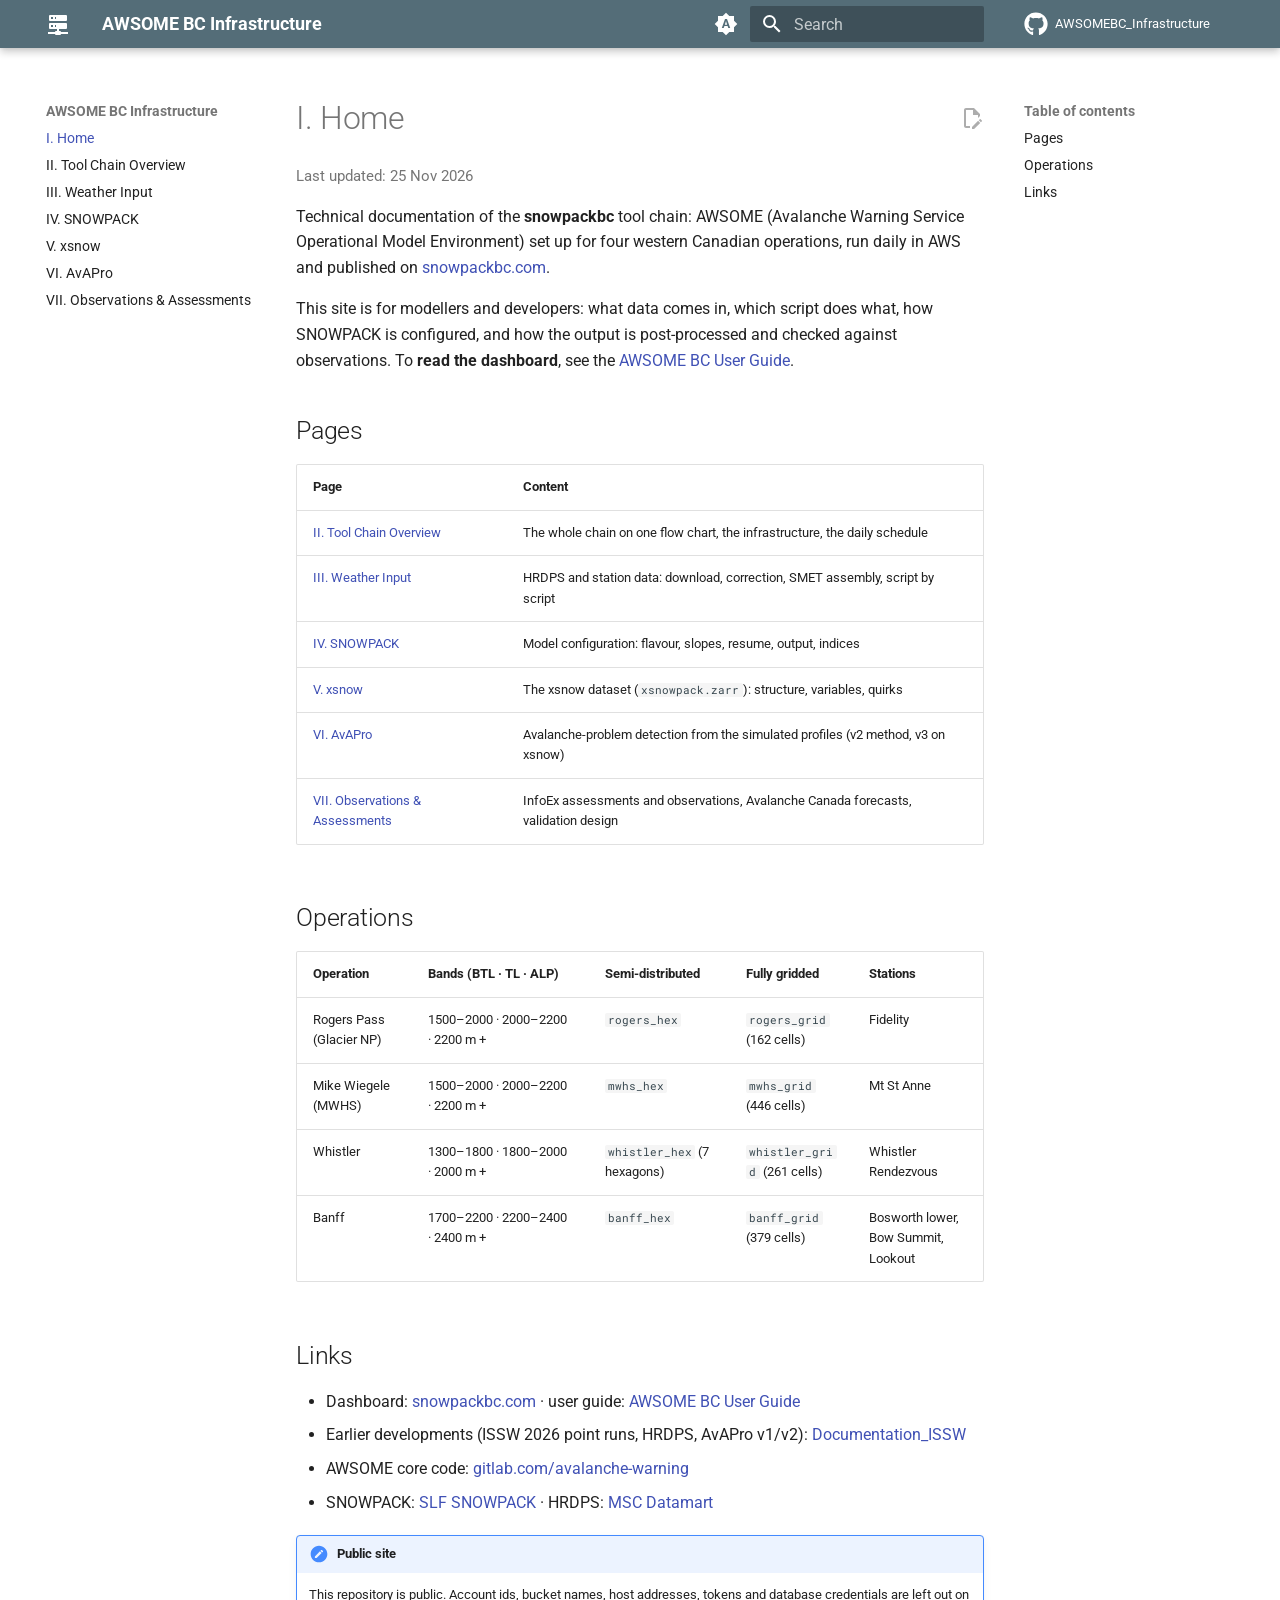
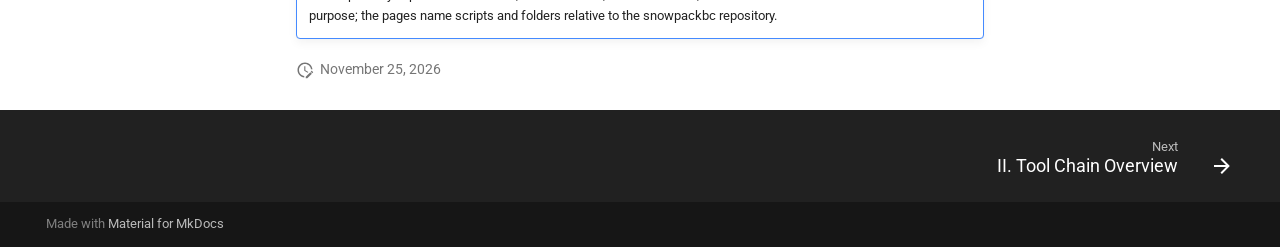
<file: index.html>
<!doctype html>
<html lang="en" class="no-js">
  <head>
    
      <meta charset="utf-8">
      <meta name="viewport" content="width=device-width,initial-scale=1">
      
        <meta name="description" content="Technical documentation of the snowpackbc tool chain (AWSOME for British Columbia)">
      
      
      
        <link rel="canonical" href="https://machtlp.github.io/AWSOMEBC_Infrastructure/">
      
      
      
        <link rel="next" href="toolchain/">
      
      
        
      
      
      <link rel="icon" href="assets/images/mountain_icon.svg">
      <meta name="generator" content="mkdocs-1.6.1, mkdocs-material-9.8.2">
    
    
      
        <title>AWSOME BC Infrastructure</title>
      
    
    
      <link rel="stylesheet" href="assets/stylesheets/main.57a0d79d.min.css">
      
        
        <link rel="stylesheet" href="assets/stylesheets/palette.fb2fffe2.min.css">
      
      


    
    
      
    
    
      
        
        
        <link rel="preconnect" href="https://fonts.gstatic.com" crossorigin>
        <link rel="stylesheet" href="https://fonts.googleapis.com/css?family=Roboto:300,300i,400,400i,700,700i%7CRoboto+Mono:400,400i,700,700i&display=fallback">
        <style>:root{--md-text-font:"Roboto";--md-code-font:"Roboto Mono"}</style>
      
    
    
      <link rel="stylesheet" href="stylesheets/extra.css">
    
    <script>__md_scope=new URL(".",location),__md_hash=e=>[...e].reduce(((e,_)=>(e<<5)-e+_.charCodeAt(0)),0),__md_get=(e,_=localStorage,t=__md_scope)=>JSON.parse(_.getItem(t.pathname+"."+e)),__md_set=(e,_,t=localStorage,a=__md_scope)=>{try{t.setItem(a.pathname+"."+e,JSON.stringify(_))}catch(e){}}</script>
    
      

    
    
  </head>
  
  
    
    
      
    
    
    
    
    <body dir="ltr" data-md-color-scheme="default" data-md-color-primary="indigo" data-md-color-accent="indigo">
  
    
    <input class="md-toggle" data-md-toggle="drawer" type="checkbox" id="__drawer" autocomplete="off">
    <input class="md-toggle" data-md-toggle="search" type="checkbox" id="__search" autocomplete="off">
    <label class="md-overlay" for="__drawer"></label>
    <div data-md-component="skip">
      
        
        <a href="#i-home" class="md-skip">
          Skip to content
        </a>
      
    </div>
    <div data-md-component="announce">
      
    </div>
    
    
      

  

<header class="md-header md-header--shadow" data-md-component="header">
  <nav class="md-header__inner md-grid" aria-label="Header">
    <a href="." title="AWSOME BC Infrastructure" class="md-header__button md-logo" aria-label="AWSOME BC Infrastructure" data-md-component="logo">
      
  
  <svg xmlns="http://www.w3.org/2000/svg" viewBox="0 0 24 24"><path d="M13 19h1a1 1 0 0 1 1 1h7v2h-7a1 1 0 0 1-1 1h-4a1 1 0 0 1-1-1H2v-2h7a1 1 0 0 1 1-1h1v-2H4a1 1 0 0 1-1-1v-4a1 1 0 0 1 1-1h16a1 1 0 0 1 1 1v4a1 1 0 0 1-1 1h-7zM4 3h16a1 1 0 0 1 1 1v4a1 1 0 0 1-1 1H4a1 1 0 0 1-1-1V4a1 1 0 0 1 1-1m5 4h1V5H9zm0 8h1v-2H9zM5 5v2h2V5zm0 8v2h2v-2z"/></svg>

    </a>
    <label class="md-header__button md-icon" for="__drawer">
      
      <svg xmlns="http://www.w3.org/2000/svg" viewBox="0 0 24 24"><path d="M3 6h18v2H3zm0 5h18v2H3zm0 5h18v2H3z"/></svg>
    </label>
    <div class="md-header__title" data-md-component="header-title">
      <div class="md-header__ellipsis">
        <div class="md-header__topic">
          <span class="md-ellipsis">
            AWSOME BC Infrastructure
          </span>
        </div>
        <div class="md-header__topic" data-md-component="header-topic">
          <span class="md-ellipsis">
            
              I. Home
            
          </span>
        </div>
      </div>
    </div>
    
      
        <form class="md-header__option" data-md-component="palette">
  
    
    
    
    <input class="md-option" data-md-color-media="(prefers-color-scheme)" data-md-color-scheme="default" data-md-color-primary="indigo" data-md-color-accent="indigo"  aria-label="Switch to light mode"  type="radio" name="__palette" id="__palette_0">
    
      <label class="md-header__button md-icon" title="Switch to light mode" for="__palette_1" hidden>
        <svg xmlns="http://www.w3.org/2000/svg" viewBox="0 0 24 24"><path d="m14.3 16-.7-2h-3.2l-.7 2H7.8L11 7h2l3.2 9zM20 8.69V4h-4.69L12 .69 8.69 4H4v4.69L.69 12 4 15.31V20h4.69L12 23.31 15.31 20H20v-4.69L23.31 12zm-9.15 3.96h2.3L12 9z"/></svg>
      </label>
    
  
    
    
    
    <input class="md-option" data-md-color-media="(prefers-color-scheme: light)" data-md-color-scheme="default" data-md-color-primary="blue-grey" data-md-color-accent="light-blue"  aria-label="Switch to dark mode"  type="radio" name="__palette" id="__palette_1">
    
      <label class="md-header__button md-icon" title="Switch to dark mode" for="__palette_2" hidden>
        <svg xmlns="http://www.w3.org/2000/svg" viewBox="0 0 24 24"><path d="M12 7a5 5 0 0 1 5 5 5 5 0 0 1-5 5 5 5 0 0 1-5-5 5 5 0 0 1 5-5m0 2a3 3 0 0 0-3 3 3 3 0 0 0 3 3 3 3 0 0 0 3-3 3 3 0 0 0-3-3m0-7 2.39 3.42C13.65 5.15 12.84 5 12 5s-1.65.15-2.39.42zM3.34 7l4.16-.35A7.2 7.2 0 0 0 5.94 8.5c-.44.74-.69 1.5-.83 2.29zm.02 10 1.76-3.77a7.131 7.131 0 0 0 2.38 4.14zM20.65 7l-1.77 3.79a7.02 7.02 0 0 0-2.38-4.15zm-.01 10-4.14.36c.59-.51 1.12-1.14 1.54-1.86.42-.73.69-1.5.83-2.29zM12 22l-2.41-3.44c.74.27 1.55.44 2.41.44.82 0 1.63-.17 2.37-.44z"/></svg>
      </label>
    
  
    
    
    
    <input class="md-option" data-md-color-media="(prefers-color-scheme: dark)" data-md-color-scheme="slate" data-md-color-primary="blue-grey" data-md-color-accent="light-blue"  aria-label="Follow system theme"  type="radio" name="__palette" id="__palette_2">
    
      <label class="md-header__button md-icon" title="Follow system theme" for="__palette_0" hidden>
        <svg xmlns="http://www.w3.org/2000/svg" viewBox="0 0 24 24"><path d="m17.75 4.09-2.53 1.94.91 3.06-2.63-1.81-2.63 1.81.91-3.06-2.53-1.94L12.44 4l1.06-3 1.06 3zm3.5 6.91-1.64 1.25.59 1.98-1.7-1.17-1.7 1.17.59-1.98L15.75 11l2.06-.05L18.5 9l.69 1.95zm-2.28 4.95c.83-.08 1.72 1.1 1.19 1.85-.32.45-.66.87-1.08 1.27C15.17 23 8.84 23 4.94 19.07c-3.91-3.9-3.91-10.24 0-14.14.4-.4.82-.76 1.27-1.08.75-.53 1.93.36 1.85 1.19-.27 2.86.69 5.83 2.89 8.02a9.96 9.96 0 0 0 8.02 2.89m-1.64 2.02a12.08 12.08 0 0 1-7.8-3.47c-2.17-2.19-3.33-5-3.49-7.82-2.81 3.14-2.7 7.96.31 10.98 3.02 3.01 7.84 3.12 10.98.31"/></svg>
      </label>
    
  
</form>
      
    
    
      <script>var palette=__md_get("__palette");if(palette&&palette.color){if("(prefers-color-scheme)"===palette.color.media){var media=matchMedia("(prefers-color-scheme: light)"),input=document.querySelector(media.matches?"[data-md-color-media='(prefers-color-scheme: light)']":"[data-md-color-media='(prefers-color-scheme: dark)']");palette.color.media=input.getAttribute("data-md-color-media"),palette.color.scheme=input.getAttribute("data-md-color-scheme"),palette.color.primary=input.getAttribute("data-md-color-primary"),palette.color.accent=input.getAttribute("data-md-color-accent")}for(var[key,value]of Object.entries(palette.color))document.body.setAttribute("data-md-color-"+key,value)}</script>
    
    
    
      
      
        <label class="md-header__button md-icon" for="__search">
          
          <svg xmlns="http://www.w3.org/2000/svg" viewBox="0 0 24 24"><path d="M9.5 3A6.5 6.5 0 0 1 16 9.5c0 1.61-.59 3.09-1.56 4.23l.27.27h.79l5 5-1.5 1.5-5-5v-.79l-.27-.27A6.52 6.52 0 0 1 9.5 16 6.5 6.5 0 0 1 3 9.5 6.5 6.5 0 0 1 9.5 3m0 2C7 5 5 7 5 9.5S7 14 9.5 14 14 12 14 9.5 12 5 9.5 5"/></svg>
        </label>
        <div class="md-search" data-md-component="search" role="dialog">
  <label class="md-search__overlay" for="__search"></label>
  <div class="md-search__inner" role="search">
    <form class="md-search__form" name="search">
      <input type="text" class="md-search__input" name="query" aria-label="Search" placeholder="Search" autocapitalize="off" autocorrect="off" autocomplete="off" spellcheck="false" data-md-component="search-query" required>
      <label class="md-search__icon md-icon" for="__search">
        
        <svg xmlns="http://www.w3.org/2000/svg" viewBox="0 0 24 24"><path d="M9.5 3A6.5 6.5 0 0 1 16 9.5c0 1.61-.59 3.09-1.56 4.23l.27.27h.79l5 5-1.5 1.5-5-5v-.79l-.27-.27A6.52 6.52 0 0 1 9.5 16 6.5 6.5 0 0 1 3 9.5 6.5 6.5 0 0 1 9.5 3m0 2C7 5 5 7 5 9.5S7 14 9.5 14 14 12 14 9.5 12 5 9.5 5"/></svg>
        
        <svg xmlns="http://www.w3.org/2000/svg" viewBox="0 0 24 24"><path d="M20 11v2H8l5.5 5.5-1.42 1.42L4.16 12l7.92-7.92L13.5 5.5 8 11z"/></svg>
      </label>
      <nav class="md-search__options" aria-label="Search">
        
        <button type="reset" class="md-search__icon md-icon" title="Clear" aria-label="Clear" tabindex="-1">
          
          <svg xmlns="http://www.w3.org/2000/svg" viewBox="0 0 24 24"><path d="M19 6.41 17.59 5 12 10.59 6.41 5 5 6.41 10.59 12 5 17.59 6.41 19 12 13.41 17.59 19 19 17.59 13.41 12z"/></svg>
        </button>
      </nav>
      
        <div class="md-search__suggest" data-md-component="search-suggest"></div>
      
    </form>
    <div class="md-search__output">
      <div class="md-search__scrollwrap" tabindex="0" data-md-scrollfix>
        <div class="md-search-result" data-md-component="search-result">
          <div class="md-search-result__meta">
            Initializing search
          </div>
          <ol class="md-search-result__list" role="presentation"></ol>
        </div>
      </div>
    </div>
  </div>
</div>
      
    
    
      <div class="md-header__source">
        <a href="https://github.com/MachtlP/AWSOMEBC_Infrastructure" title="Go to repository" class="md-source" data-md-component="source">
  <div class="md-source__icon md-icon">
    
    <svg xmlns="http://www.w3.org/2000/svg" viewBox="0 0 512 512"><!--! Font Awesome Free 7.1.0 by @fontawesome - https://fontawesome.com License - https://fontawesome.com/license/free (Icons: CC BY 4.0, Fonts: SIL OFL 1.1, Code: MIT License) Copyright 2025 Fonticons, Inc.--><path d="M173.9 397.4c0 2-2.3 3.6-5.2 3.6-3.3.3-5.6-1.3-5.6-3.6 0-2 2.3-3.6 5.2-3.6 3-.3 5.6 1.3 5.6 3.6m-31.1-4.5c-.7 2 1.3 4.3 4.3 4.9 2.6 1 5.6 0 6.2-2s-1.3-4.3-4.3-5.2c-2.6-.7-5.5.3-6.2 2.3m44.2-1.7c-2.9.7-4.9 2.6-4.6 4.9.3 2 2.9 3.3 5.9 2.6 2.9-.7 4.9-2.6 4.6-4.6-.3-1.9-3-3.2-5.9-2.9M252.8 8C114.1 8 8 113.3 8 252c0 110.9 69.8 205.8 169.5 239.2 12.8 2.3 17.3-5.6 17.3-12.1 0-6.2-.3-40.4-.3-61.4 0 0-70 15-84.7-29.8 0 0-11.4-29.1-27.8-36.6 0 0-22.9-15.7 1.6-15.4 0 0 24.9 2 38.6 25.8 21.9 38.6 58.6 27.5 72.9 20.9 2.3-16 8.8-27.1 16-33.7-55.9-6.2-112.3-14.3-112.3-110.5 0-27.5 7.6-41.3 23.6-58.9-2.6-6.5-11.1-33.3 2.6-67.9 20.9-6.5 69 27 69 27 20-5.6 41.5-8.5 62.8-8.5s42.8 2.9 62.8 8.5c0 0 48.1-33.6 69-27 13.7 34.7 5.2 61.4 2.6 67.9 16 17.7 25.8 31.5 25.8 58.9 0 96.5-58.9 104.2-114.8 110.5 9.2 7.9 17 22.9 17 46.4 0 33.7-.3 75.4-.3 83.6 0 6.5 4.6 14.4 17.3 12.1C436.2 457.8 504 362.9 504 252 504 113.3 391.5 8 252.8 8M105.2 352.9c-1.3 1-1 3.3.7 5.2 1.6 1.6 3.9 2.3 5.2 1 1.3-1 1-3.3-.7-5.2-1.6-1.6-3.9-2.3-5.2-1m-10.8-8.1c-.7 1.3.3 2.9 2.3 3.9 1.6 1 3.6.7 4.3-.7.7-1.3-.3-2.9-2.3-3.9-2-.6-3.6-.3-4.3.7m32.4 35.6c-1.6 1.3-1 4.3 1.3 6.2 2.3 2.3 5.2 2.6 6.5 1 1.3-1.3.7-4.3-1.3-6.2-2.2-2.3-5.2-2.6-6.5-1m-11.4-14.7c-1.6 1-1.6 3.6 0 5.9s4.3 3.3 5.6 2.3c1.6-1.3 1.6-3.9 0-6.2-1.4-2.3-4-3.3-5.6-2"/></svg>
  </div>
  <div class="md-source__repository">
    AWSOMEBC_Infrastructure
  </div>
</a>
      </div>
    
  </nav>
  
</header>
    
    <div class="md-container" data-md-component="container">
      
      
        
          
        
      
      <main class="md-main" data-md-component="main">
        <div class="md-main__inner md-grid">
          
            
              
              <div class="md-sidebar md-sidebar--primary" data-md-component="sidebar" data-md-type="navigation" >
                <div class="md-sidebar__scrollwrap">
                  <div class="md-sidebar__inner">
                    



<nav class="md-nav md-nav--primary" aria-label="Navigation" data-md-level="0">
  <label class="md-nav__title" for="__drawer">
    <a href="." title="AWSOME BC Infrastructure" class="md-nav__button md-logo" aria-label="AWSOME BC Infrastructure" data-md-component="logo">
      
  
  <svg xmlns="http://www.w3.org/2000/svg" viewBox="0 0 24 24"><path d="M13 19h1a1 1 0 0 1 1 1h7v2h-7a1 1 0 0 1-1 1h-4a1 1 0 0 1-1-1H2v-2h7a1 1 0 0 1 1-1h1v-2H4a1 1 0 0 1-1-1v-4a1 1 0 0 1 1-1h16a1 1 0 0 1 1 1v4a1 1 0 0 1-1 1h-7zM4 3h16a1 1 0 0 1 1 1v4a1 1 0 0 1-1 1H4a1 1 0 0 1-1-1V4a1 1 0 0 1 1-1m5 4h1V5H9zm0 8h1v-2H9zM5 5v2h2V5zm0 8v2h2v-2z"/></svg>

    </a>
    AWSOME BC Infrastructure
  </label>
  
    <div class="md-nav__source">
      <a href="https://github.com/MachtlP/AWSOMEBC_Infrastructure" title="Go to repository" class="md-source" data-md-component="source">
  <div class="md-source__icon md-icon">
    
    <svg xmlns="http://www.w3.org/2000/svg" viewBox="0 0 512 512"><!--! Font Awesome Free 7.1.0 by @fontawesome - https://fontawesome.com License - https://fontawesome.com/license/free (Icons: CC BY 4.0, Fonts: SIL OFL 1.1, Code: MIT License) Copyright 2025 Fonticons, Inc.--><path d="M173.9 397.4c0 2-2.3 3.6-5.2 3.6-3.3.3-5.6-1.3-5.6-3.6 0-2 2.3-3.6 5.2-3.6 3-.3 5.6 1.3 5.6 3.6m-31.1-4.5c-.7 2 1.3 4.3 4.3 4.9 2.6 1 5.6 0 6.2-2s-1.3-4.3-4.3-5.2c-2.6-.7-5.5.3-6.2 2.3m44.2-1.7c-2.9.7-4.9 2.6-4.6 4.9.3 2 2.9 3.3 5.9 2.6 2.9-.7 4.9-2.6 4.6-4.6-.3-1.9-3-3.2-5.9-2.9M252.8 8C114.1 8 8 113.3 8 252c0 110.9 69.8 205.8 169.5 239.2 12.8 2.3 17.3-5.6 17.3-12.1 0-6.2-.3-40.4-.3-61.4 0 0-70 15-84.7-29.8 0 0-11.4-29.1-27.8-36.6 0 0-22.9-15.7 1.6-15.4 0 0 24.9 2 38.6 25.8 21.9 38.6 58.6 27.5 72.9 20.9 2.3-16 8.8-27.1 16-33.7-55.9-6.2-112.3-14.3-112.3-110.5 0-27.5 7.6-41.3 23.6-58.9-2.6-6.5-11.1-33.3 2.6-67.9 20.9-6.5 69 27 69 27 20-5.6 41.5-8.5 62.8-8.5s42.8 2.9 62.8 8.5c0 0 48.1-33.6 69-27 13.7 34.7 5.2 61.4 2.6 67.9 16 17.7 25.8 31.5 25.8 58.9 0 96.5-58.9 104.2-114.8 110.5 9.2 7.9 17 22.9 17 46.4 0 33.7-.3 75.4-.3 83.6 0 6.5 4.6 14.4 17.3 12.1C436.2 457.8 504 362.9 504 252 504 113.3 391.5 8 252.8 8M105.2 352.9c-1.3 1-1 3.3.7 5.2 1.6 1.6 3.9 2.3 5.2 1 1.3-1 1-3.3-.7-5.2-1.6-1.6-3.9-2.3-5.2-1m-10.8-8.1c-.7 1.3.3 2.9 2.3 3.9 1.6 1 3.6.7 4.3-.7.7-1.3-.3-2.9-2.3-3.9-2-.6-3.6-.3-4.3.7m32.4 35.6c-1.6 1.3-1 4.3 1.3 6.2 2.3 2.3 5.2 2.6 6.5 1 1.3-1.3.7-4.3-1.3-6.2-2.2-2.3-5.2-2.6-6.5-1m-11.4-14.7c-1.6 1-1.6 3.6 0 5.9s4.3 3.3 5.6 2.3c1.6-1.3 1.6-3.9 0-6.2-1.4-2.3-4-3.3-5.6-2"/></svg>
  </div>
  <div class="md-source__repository">
    AWSOMEBC_Infrastructure
  </div>
</a>
    </div>
  
  <ul class="md-nav__list" data-md-scrollfix>
    
      
      
  
  
    
  
  
  
    <li class="md-nav__item md-nav__item--active">
      
      <input class="md-nav__toggle md-toggle" type="checkbox" id="__toc">
      
      
        
      
      
        <label class="md-nav__link md-nav__link--active" for="__toc">
          
  
  
  <span class="md-ellipsis">
    
  
    I. Home
  

    
  </span>
  
  

          <span class="md-nav__icon md-icon"></span>
        </label>
      
      <a href="." class="md-nav__link md-nav__link--active">
        
  
  
  <span class="md-ellipsis">
    
  
    I. Home
  

    
  </span>
  
  

      </a>
      
        

<nav class="md-nav md-nav--secondary" aria-label="Table of contents">
  
  
  
    
  
  
    <label class="md-nav__title" for="__toc">
      <span class="md-nav__icon md-icon"></span>
      Table of contents
    </label>
    <ul class="md-nav__list" data-md-component="toc" data-md-scrollfix>
      
        <li class="md-nav__item">
  <a href="#pages" class="md-nav__link">
    <span class="md-ellipsis">
      
        Pages
      
    </span>
  </a>
  
</li>
      
        <li class="md-nav__item">
  <a href="#operations" class="md-nav__link">
    <span class="md-ellipsis">
      
        Operations
      
    </span>
  </a>
  
</li>
      
        <li class="md-nav__item">
  <a href="#links" class="md-nav__link">
    <span class="md-ellipsis">
      
        Links
      
    </span>
  </a>
  
</li>
      
    </ul>
  
</nav>
      
    </li>
  

    
      
      
  
  
  
  
    <li class="md-nav__item">
      <a href="toolchain/" class="md-nav__link">
        
  
  
  <span class="md-ellipsis">
    
  
    II. Tool Chain Overview
  

    
  </span>
  
  

      </a>
    </li>
  

    
      
      
  
  
  
  
    <li class="md-nav__item">
      <a href="weather-input/" class="md-nav__link">
        
  
  
  <span class="md-ellipsis">
    
  
    III. Weather Input
  

    
  </span>
  
  

      </a>
    </li>
  

    
      
      
  
  
  
  
    <li class="md-nav__item">
      <a href="snowpack/" class="md-nav__link">
        
  
  
  <span class="md-ellipsis">
    
  
    IV. SNOWPACK
  

    
  </span>
  
  

      </a>
    </li>
  

    
      
      
  
  
  
  
    <li class="md-nav__item">
      <a href="xsnow/" class="md-nav__link">
        
  
  
  <span class="md-ellipsis">
    
  
    V. xsnow
  

    
  </span>
  
  

      </a>
    </li>
  

    
      
      
  
  
  
  
    <li class="md-nav__item">
      <a href="avapro/" class="md-nav__link">
        
  
  
  <span class="md-ellipsis">
    
  
    VI. AvAPro
  

    
  </span>
  
  

      </a>
    </li>
  

    
      
      
  
  
  
  
    <li class="md-nav__item">
      <a href="observations/" class="md-nav__link">
        
  
  
  <span class="md-ellipsis">
    
  
    VII. Observations & Assessments
  

    
  </span>
  
  

      </a>
    </li>
  

    
  </ul>
</nav>
                  </div>
                </div>
              </div>
            
            
              
              <div class="md-sidebar md-sidebar--secondary" data-md-component="sidebar" data-md-type="toc" >
                <div class="md-sidebar__scrollwrap">
                  <div class="md-sidebar__inner">
                    

<nav class="md-nav md-nav--secondary" aria-label="Table of contents">
  
  
  
    
  
  
    <label class="md-nav__title" for="__toc">
      <span class="md-nav__icon md-icon"></span>
      Table of contents
    </label>
    <ul class="md-nav__list" data-md-component="toc" data-md-scrollfix>
      
        <li class="md-nav__item">
  <a href="#pages" class="md-nav__link">
    <span class="md-ellipsis">
      
        Pages
      
    </span>
  </a>
  
</li>
      
        <li class="md-nav__item">
  <a href="#operations" class="md-nav__link">
    <span class="md-ellipsis">
      
        Operations
      
    </span>
  </a>
  
</li>
      
        <li class="md-nav__item">
  <a href="#links" class="md-nav__link">
    <span class="md-ellipsis">
      
        Links
      
    </span>
  </a>
  
</li>
      
    </ul>
  
</nav>
                  </div>
                </div>
              </div>
            
          
          
            <div class="md-content" data-md-component="content">
              
              <article class="md-content__inner md-typeset">
                
                  


  
    <a href="https://github.com/MachtlP/AWSOMEBC_Infrastructure/edit/main/docs/index.md" title="Edit this page" class="md-content__button md-icon" rel="edit">
      
      <svg xmlns="http://www.w3.org/2000/svg" viewBox="0 0 24 24"><path d="M10 20H6V4h7v5h5v3.1l2-2V8l-6-6H6c-1.1 0-2 .9-2 2v16c0 1.1.9 2 2 2h4zm10.2-7c.1 0 .3.1.4.2l1.3 1.3c.2.2.2.6 0 .8l-1 1-2.1-2.1 1-1c.1-.1.2-.2.4-.2m0 3.9L14.1 23H12v-2.1l6.1-6.1z"/></svg>
    </a>
  
  


<h1 id="i-home">I. Home<a class="headerlink" href="#i-home" title="Permanent link">&para;</a></h1>
<p class="updated">Last updated: 25 Nov 2026</p>

<p>Technical documentation of the <strong>snowpackbc</strong> tool chain: AWSOME (Avalanche Warning Service Operational Model
Environment) set up for four western Canadian operations, run daily in AWS and published on
<a href="https://snowpackbc.com">snowpackbc.com</a>.</p>
<p>This site is for modellers and developers: what data comes in, which script does what, how SNOWPACK is configured,
and how the output is post-processed and checked against observations. To <strong>read the dashboard</strong>, see the
<a href="https://machtlp.github.io/AWSOME_BC_Docs/">AWSOME BC User Guide</a>.</p>
<h2 id="pages">Pages<a class="headerlink" href="#pages" title="Permanent link">&para;</a></h2>
<table>
<thead>
<tr>
<th>Page</th>
<th>Content</th>
</tr>
</thead>
<tbody>
<tr>
<td><a href="toolchain/">II. Tool Chain Overview</a></td>
<td>The whole chain on one flow chart, the infrastructure, the daily schedule</td>
</tr>
<tr>
<td><a href="weather-input/">III. Weather Input</a></td>
<td>HRDPS and station data: download, correction, SMET assembly, script by script</td>
</tr>
<tr>
<td><a href="snowpack/">IV. SNOWPACK</a></td>
<td>Model configuration: flavour, slopes, resume, output, indices</td>
</tr>
<tr>
<td><a href="xsnow/">V. xsnow</a></td>
<td>The xsnow dataset (<code>xsnowpack.zarr</code>): structure, variables, quirks</td>
</tr>
<tr>
<td><a href="avapro/">VI. AvAPro</a></td>
<td>Avalanche-problem detection from the simulated profiles (v2 method, v3 on xsnow)</td>
</tr>
<tr>
<td><a href="observations/">VII. Observations &amp; Assessments</a></td>
<td>InfoEx assessments and observations, Avalanche Canada forecasts, validation design</td>
</tr>
</tbody>
</table>
<h2 id="operations">Operations<a class="headerlink" href="#operations" title="Permanent link">&para;</a></h2>
<table>
<thead>
<tr>
<th>Operation</th>
<th>Bands (BTL · TL · ALP)</th>
<th>Semi-distributed</th>
<th>Fully gridded</th>
<th>Stations</th>
</tr>
</thead>
<tbody>
<tr>
<td>Rogers Pass (Glacier NP)</td>
<td>1500–2000 · 2000–2200 · 2200 m +</td>
<td><code>rogers_hex</code></td>
<td><code>rogers_grid</code> (162 cells)</td>
<td>Fidelity</td>
</tr>
<tr>
<td>Mike Wiegele (MWHS)</td>
<td>1500–2000 · 2000–2200 · 2200 m +</td>
<td><code>mwhs_hex</code></td>
<td><code>mwhs_grid</code> (446 cells)</td>
<td>Mt St Anne</td>
</tr>
<tr>
<td>Whistler</td>
<td>1300–1800 · 1800–2000 · 2000 m +</td>
<td><code>whistler_hex</code> (7 hexagons)</td>
<td><code>whistler_grid</code> (261 cells)</td>
<td>Whistler Rendezvous</td>
</tr>
<tr>
<td>Banff</td>
<td>1700–2200 · 2200–2400 · 2400 m +</td>
<td><code>banff_hex</code></td>
<td><code>banff_grid</code> (379 cells)</td>
<td>Bosworth lower, Bow Summit, Lookout</td>
</tr>
</tbody>
</table>
<h2 id="links">Links<a class="headerlink" href="#links" title="Permanent link">&para;</a></h2>
<ul>
<li>Dashboard: <a href="https://snowpackbc.com">snowpackbc.com</a> · user guide: <a href="https://machtlp.github.io/AWSOME_BC_Docs/">AWSOME BC User Guide</a></li>
<li>Earlier developments (ISSW 2026 point runs, HRDPS, AvAPro v1/v2): <a href="https://machtlp.github.io/Documentation_ISSW/">Documentation_ISSW</a></li>
<li>AWSOME core code: <a href="https://gitlab.com/avalanche-warning">gitlab.com/avalanche-warning</a></li>
<li>SNOWPACK: <a href="https://www.slf.ch/en/services-and-products/snowpack.html">SLF SNOWPACK</a> · HRDPS: <a href="https://eccc-msc.github.io/open-data/msc-datamart/readme_en/">MSC Datamart</a></li>
</ul>
<div class="admonition note">
<p class="admonition-title">Public site</p>
<p>This repository is public. Account ids, bucket names, host addresses, tokens and database credentials are left out
on purpose; the pages name scripts and folders relative to the snowpackbc repository.</p>
</div>







  
    
  
  


  <aside class="md-source-file">
    
      
  <span class="md-source-file__fact">
    <span class="md-icon" title="Last update">
      <svg xmlns="http://www.w3.org/2000/svg" viewBox="0 0 24 24"><path d="M21 13.1c-.1 0-.3.1-.4.2l-1 1 2.1 2.1 1-1c.2-.2.2-.6 0-.8l-1.3-1.3c-.1-.1-.2-.2-.4-.2m-1.9 1.8-6.1 6V23h2.1l6.1-6.1zM12.5 7v5.2l4 2.4-1 1L11 13V7zM11 21.9c-5.1-.5-9-4.8-9-9.9C2 6.5 6.5 2 12 2c5.3 0 9.6 4.1 10 9.3-.3-.1-.6-.2-1-.2s-.7.1-1 .2C19.6 7.2 16.2 4 12 4c-4.4 0-8 3.6-8 8 0 4.1 3.1 7.5 7.1 7.9l-.1.2z"/></svg>
    </span>
    <span class="git-revision-date-localized-plugin git-revision-date-localized-plugin-date" title="November 25, 2026 20:08:27 UTC">November 25, 2026</span>
  </span>

    
    
    
    
  </aside>





                
              </article>
            </div>
          
          
  <script>var tabs=__md_get("__tabs");if(Array.isArray(tabs))e:for(var set of document.querySelectorAll(".tabbed-set")){var labels=set.querySelector(".tabbed-labels");for(var tab of tabs)for(var label of labels.getElementsByTagName("label"))if(label.innerText.trim()===tab){var input=document.getElementById(label.htmlFor);input.checked=!0;continue e}}</script>

<script>var target=document.getElementById(location.hash.slice(1));target&&target.name&&(target.checked=target.name.startsWith("__tabbed_"))</script>
        </div>
        
          <button type="button" class="md-top md-icon" data-md-component="top" hidden>
  
  <svg xmlns="http://www.w3.org/2000/svg" viewBox="0 0 24 24"><path d="M13 20h-2V8l-5.5 5.5-1.42-1.42L12 4.16l7.92 7.92-1.42 1.42L13 8z"/></svg>
  Back to top
</button>
        
      </main>
      
        <footer class="md-footer">
  
    
      
      <nav class="md-footer__inner md-grid" aria-label="Footer" >
        
        
          
          <a href="toolchain/" class="md-footer__link md-footer__link--next" aria-label="Next: II. Tool Chain Overview">
            <div class="md-footer__title">
              <span class="md-footer__direction">
                Next
              </span>
              <div class="md-ellipsis">
                II. Tool Chain Overview
              </div>
            </div>
            <div class="md-footer__button md-icon">
              
              <svg xmlns="http://www.w3.org/2000/svg" viewBox="0 0 24 24"><path d="M4 11v2h12l-5.5 5.5 1.42 1.42L19.84 12l-7.92-7.92L10.5 5.5 16 11z"/></svg>
            </div>
          </a>
        
      </nav>
    
  
  <div class="md-footer-meta md-typeset">
    <div class="md-footer-meta__inner md-grid">
      <div class="md-copyright">
  
  
    Made with
    <a href="https://squidfunk.github.io/mkdocs-material/" target="_blank" rel="noopener">
      Material for MkDocs
    </a>
  
</div>
      
    </div>
  </div>
</footer>
      
    </div>
    <div class="md-dialog" data-md-component="dialog">
      <div class="md-dialog__inner md-typeset"></div>
    </div>
    
    
    
      
      
      <script id="__config" type="application/json">{"annotate": null, "base": ".", "features": ["navigation.instant", "navigation.tracking", "navigation.top", "navigation.footer", "toc.follow", "search.suggest", "search.highlight", "content.code.copy", "content.tabs.link", "content.action.edit"], "search": "assets/javascripts/workers/search.a7633da7.min.js", "tags": null, "translations": {"clipboard.copied": "Copied to clipboard", "clipboard.copy": "Copy to clipboard", "search.result.more.one": "1 more on this page", "search.result.more.other": "# more on this page", "search.result.none": "No matching documents", "search.result.one": "1 matching document", "search.result.other": "# matching documents", "search.result.placeholder": "Type to start searching", "search.result.term.missing": "Missing", "select.version": "Select version"}, "version": null}</script>
    
    
      <script src="assets/javascripts/bundle.a5f9d56c.min.js"></script>
      
    
  </body>
</html>
</file>
<file: stylesheets/extra.css>
/* Figure captions, as in the AWSOME BC User Guide */
.md-typeset .fig-caption {
  font-size: 0.78rem;
  color: var(--md-default-fg-color--light);
  margin-top: -0.4rem;
  margin-bottom: 1.4rem;
}

.md-typeset img {
  border-radius: 6px;
}

/* "Last updated" line under each page title */
.md-typeset .updated {
  font-size: 0.75rem;
  color: var(--md-default-fg-color--light);
  margin-top: -0.8rem;
}

/* Mermaid flow charts: use the full content width */
.md-typeset .mermaid {
  text-align: center;
}

.md-typeset table:not([class]) th {
  white-space: nowrap;
}
</file>
<file: assets/stylesheets/main.57a0d79d.min.css>
@charset "UTF-8";html{box-sizing:border-box;-webkit-text-size-adjust:none;-moz-text-size-adjust:none;text-size-adjust:none}*,:after,:before{box-sizing:inherit}@media(prefers-reduced-motion){*,:after,:before{transition:none!important}}body{margin:0;-webkit-font-smoothing:antialiased;-moz-osx-font-smoothing:grayscale;--md-text-font-family:var(--md-text-font, _),
    -apple-system, BlinkMacSystemFont, Helvetica, Arial, sans-serif;--md-code-font-family:var(--md-code-font, _),
    SFMono-Regular, Consolas, Menlo, monospace}.md-typeset code:not(.focus-visible),a,button,input,label{-webkit-tap-highlight-color:transparent}a{color:inherit;text-decoration:none}hr{box-sizing:initial;display:block;height:.05rem;padding:0;overflow:visible;border:0}small{font-size:80%}sub,sup{line-height:1em}img{border-style:none}table{border-spacing:0;border-collapse:initial}td,th{font-weight:400;vertical-align:top}button{padding:0;margin:0;font-family:inherit;font-size:inherit;background:#0000;border:0}input{border:0;outline:none}:root{--md-primary-fg-color:#4051b5;--md-primary-fg-color--light:#5d6cc0;--md-primary-fg-color--dark:#303fa1;--md-primary-bg-color:#fff;--md-primary-bg-color--light:#ffffffb3;--md-accent-fg-color:#526cfe;--md-accent-fg-color--transparent:#526cfe1a;--md-accent-bg-color:#fff;--md-accent-bg-color--light:#ffffffb3;--md-typeset-table-sort-icon:url("data:image/svg+xml;charset=utf-8,<svg xmlns='http://www.w3.org/2000/svg' viewBox='0 0 24 24'><path d='m18 21-4-4h3V7h-3l4-4 4 4h-3v10h3M2 19v-2h10v2M2 13v-2h7v2M2 7V5h4v2z'/></svg>");--md-typeset-table-sort-icon--asc:url("data:image/svg+xml;charset=utf-8,<svg xmlns='http://www.w3.org/2000/svg' viewBox='0 0 24 24'><path d='M19 17h3l-4 4-4-4h3V3h2M2 17h10v2H2M6 5v2H2V5m0 6h7v2H2z'/></svg>");--md-typeset-table-sort-icon--desc:url("data:image/svg+xml;charset=utf-8,<svg xmlns='http://www.w3.org/2000/svg' viewBox='0 0 24 24'><path d='M19 7h3l-4-4-4 4h3v14h2M2 17h10v2H2M6 5v2H2V5m0 6h7v2H2z'/></svg>")}[data-md-color-scheme=default]{color-scheme:light}[data-md-color-scheme=default] img[src$="#gh-dark-mode-only"],[data-md-color-scheme=default] img[src$="#only-dark"]{display:none}:root,[data-md-color-scheme=default]{--md-hue:225deg;--md-default-fg-color:#000000de;--md-default-fg-color--light:#0000008a;--md-default-fg-color--lighter:#00000052;--md-default-fg-color--lightest:#00000012;--md-default-bg-color:#fff;--md-default-bg-color--light:#ffffffb3;--md-default-bg-color--lighter:#ffffff4d;--md-default-bg-color--lightest:#ffffff1f;--md-code-fg-color:#36464e;--md-code-bg-color:#f5f5f5;--md-code-bg-color--light:#f5f5f5b3;--md-code-bg-color--lighter:#f5f5f54d;--md-code-hl-color:#4287ff;--md-code-hl-color--light:#4287ff1a;--md-code-hl-number-color:#d52a2a;--md-code-hl-special-color:#db1457;--md-code-hl-function-color:#a846b9;--md-code-hl-constant-color:#6e59d9;--md-code-hl-keyword-color:#3f6ec6;--md-code-hl-string-color:#1c7d4d;--md-code-hl-name-color:var(--md-code-fg-color);--md-code-hl-operator-color:var(--md-default-fg-color--light);--md-code-hl-punctuation-color:var(--md-default-fg-color--light);--md-code-hl-comment-color:var(--md-default-fg-color--light);--md-code-hl-generic-color:var(--md-default-fg-color--light);--md-code-hl-variable-color:var(--md-default-fg-color--light);--md-typeset-color:var(--md-default-fg-color);--md-typeset-a-color:var(--md-primary-fg-color);--md-typeset-del-color:#f5503d26;--md-typeset-ins-color:#0bd57026;--md-typeset-kbd-color:#fafafa;--md-typeset-kbd-accent-color:#fff;--md-typeset-kbd-border-color:#b8b8b8;--md-typeset-mark-color:#ffff0080;--md-typeset-table-color:#0000001f;--md-typeset-table-color--light:#00000009;--md-admonition-fg-color:var(--md-default-fg-color);--md-admonition-bg-color:var(--md-default-bg-color);--md-warning-fg-color:#000000de;--md-warning-bg-color:#ff9;--md-footer-fg-color:#fff;--md-footer-fg-color--light:#ffffffb3;--md-footer-fg-color--lighter:#ffffff73;--md-footer-bg-color:#000000de;--md-footer-bg-color--dark:#00000052;--md-shadow-z1:0 0.2rem 0.5rem #0000000d,
    0 0 0.05rem #0000001a;--md-shadow-z2:0 0.2rem 0.5rem #0000001a,
    0 0 0.05rem #00000040;--md-shadow-z3:0 0.2rem 0.5rem #0003,
    0 0 0.05rem #00000059}.md-icon svg{display:block;width:1.2rem;height:1.2rem;fill:currentcolor}aside,body,input{font-family:var(--md-text-font-family);font-feature-settings:"kern","liga";color:var(--md-typeset-color)}code,kbd,pre{font-family:var(--md-code-font-family);font-feature-settings:"kern"}.md-typeset{font-size:.8rem;line-height:1.6;overflow-wrap:break-word;-webkit-print-color-adjust:exact;color-adjust:exact}@media print{.md-typeset{font-size:.68rem}.md-typeset code,.md-typeset kbd,.md-typeset pre{white-space:pre-wrap}}.md-typeset blockquote,.md-typeset dl,.md-typeset figure,.md-typeset ol,.md-typeset pre,.md-typeset ul{margin-top:1em;margin-bottom:1em}.md-typeset h1{margin:0 0 1.25em;font-size:2em;line-height:1.3;color:var(--md-default-fg-color--light)}.md-typeset h1,.md-typeset h2{font-weight:300;letter-spacing:-.01em}.md-typeset h2{margin:1.6em 0 .64em;font-size:1.5625em;line-height:1.4}.md-typeset h3{margin:1.6em 0 .8em;font-size:1.25em;font-weight:400;line-height:1.5;letter-spacing:-.01em}.md-typeset h2+h3{margin-top:.8em}.md-typeset h4{margin:1em 0;font-weight:700;letter-spacing:-.01em}.md-typeset h5,.md-typeset h6{margin:1.25em 0;font-size:.8em;font-weight:700;color:var(--md-default-fg-color--light);letter-spacing:-.01em}.md-typeset h5{text-transform:uppercase}.md-typeset h5 code{text-transform:none}.md-typeset hr{display:flow-root;margin:1.5em 0;border-bottom:.05rem solid var(--md-default-fg-color--lightest)}.md-typeset a{color:var(--md-typeset-a-color);word-break:break-word}.md-typeset a,.md-typeset a:before{transition:color 125ms}.md-typeset a:focus,.md-typeset a:hover{color:var(--md-accent-fg-color)}.md-typeset a:focus code,.md-typeset a:hover code{color:var(--md-accent-fg-color);background-color:var(--md-accent-fg-color--transparent)}.md-typeset a code{color:var(--md-typeset-a-color)}.md-typeset a.focus-visible{outline-color:var(--md-accent-fg-color);outline-offset:.2rem}.md-typeset code,.md-typeset kbd,.md-typeset pre{font-variant-ligatures:none;color:var(--md-code-fg-color);direction:ltr;transition:background-color 125ms}.md-typeset code{padding:0 .2941176471em;font-size:.85em;word-break:break-word;background-color:var(--md-code-bg-color);border-radius:.1rem;-webkit-box-decoration-break:clone;box-decoration-break:clone;transition:color 125ms,background-color 125ms}.md-typeset code:not(.focus-visible){outline:none}.md-typeset pre{position:relative;display:flow-root;line-height:1.4}.md-typeset pre>code{display:block;padding:.7720588235em 1.1764705882em;margin:0;overflow:auto;word-break:normal;touch-action:auto;scrollbar-color:var(--md-default-fg-color--lighter) #0000;scrollbar-width:thin;outline-color:var(--md-accent-fg-color);box-shadow:none;-webkit-box-decoration-break:slice;box-decoration-break:slice}.md-typeset pre>code:hover{scrollbar-color:var(--md-accent-fg-color) #0000}.md-typeset pre>code::-webkit-scrollbar{width:.2rem;height:.2rem}.md-typeset pre>code::-webkit-scrollbar-thumb{background-color:var(--md-default-fg-color--lighter)}.md-typeset pre>code::-webkit-scrollbar-thumb:hover{background-color:var(--md-accent-fg-color)}.md-typeset kbd{display:inline-block;padding:0 .6666666667em;font-size:.75em;color:var(--md-default-fg-color);word-break:break-word;vertical-align:text-top;background-color:var(--md-typeset-kbd-color);border-radius:.1rem;box-shadow:0 .1rem 0 .05rem var(--md-typeset-kbd-border-color),0 .1rem 0 var(--md-typeset-kbd-border-color),0 -.1rem .2rem var(--md-typeset-kbd-accent-color) inset}.md-typeset mark{color:inherit;word-break:break-word;background-color:var(--md-typeset-mark-color);-webkit-box-decoration-break:clone;box-decoration-break:clone}.md-typeset abbr{text-decoration:none;cursor:help}.md-typeset [data-preview],.md-typeset abbr{border-bottom:.05rem dotted var(--md-default-fg-color--light)}.md-typeset small{opacity:.75}[dir=ltr] .md-typeset sub,[dir=ltr] .md-typeset sup{margin-left:.078125em}[dir=rtl] .md-typeset sub,[dir=rtl] .md-typeset sup{margin-right:.078125em}[dir=ltr] .md-typeset blockquote{padding-left:.6rem;border-left:.2rem solid var(--md-default-fg-color--lighter)}[dir=rtl] .md-typeset blockquote{padding-right:.6rem;border-right:.2rem solid var(--md-default-fg-color--lighter)}.md-typeset blockquote{margin-left:0;margin-right:0;color:var(--md-default-fg-color--light)}.md-typeset ul{list-style-type:disc}.md-typeset ul[type]{list-style-type:revert-layer}[dir=ltr] .md-typeset ol,[dir=ltr] .md-typeset ol li ol,[dir=ltr] .md-typeset ol li ul,[dir=ltr] .md-typeset ul,[dir=ltr] .md-typeset ul li ol,[dir=ltr] .md-typeset ul li ul{margin-left:.625em}[dir=rtl] .md-typeset ol,[dir=rtl] .md-typeset ol li ol,[dir=rtl] .md-typeset ol li ul,[dir=rtl] .md-typeset ul,[dir=rtl] .md-typeset ul li ol,[dir=rtl] .md-typeset ul li ul{margin-right:.625em}.md-typeset ol,.md-typeset ul{padding:0}.md-typeset ol:not([hidden]),.md-typeset ul:not([hidden]){display:flow-root}.md-typeset ol ol,.md-typeset ul ol{list-style-type:lower-alpha}.md-typeset ol ol ol,.md-typeset ul ol ol{list-style-type:lower-roman}.md-typeset ol ol ol ol,.md-typeset ul ol ol ol{list-style-type:upper-alpha}.md-typeset ol ol ol ol ol,.md-typeset ul ol ol ol ol{list-style-type:upper-roman}.md-typeset ol[type],.md-typeset ul[type]{list-style-type:revert-layer}[dir=ltr] .md-typeset ol li,[dir=ltr] .md-typeset ul li{margin-left:1.25em}[dir=rtl] .md-typeset ol li,[dir=rtl] .md-typeset ul li{margin-right:1.25em}.md-typeset ol li,.md-typeset ul li{margin-bottom:.5em}.md-typeset ol li blockquote,.md-typeset ol li p,.md-typeset ul li blockquote,.md-typeset ul li p{margin:.5em 0}.md-typeset ol li:last-child,.md-typeset ul li:last-child{margin-bottom:0}.md-typeset ol li ol,.md-typeset ol li ul,.md-typeset ul li ol,.md-typeset ul li ul{margin-top:.5em;margin-bottom:.5em}[dir=ltr] .md-typeset dd{margin-left:1.875em}[dir=rtl] .md-typeset dd{margin-right:1.875em}.md-typeset dd{margin-top:1em;margin-bottom:1.5em}.md-typeset img,.md-typeset svg,.md-typeset video{max-width:100%;height:auto}.md-typeset img[align=left]{margin:1em 1em 1em 0}.md-typeset img[align=right]{margin:1em 0 1em 1em}.md-typeset img[align]:only-child{margin-top:0}.md-typeset figure{display:flow-root;width:fit-content;max-width:100%;margin:1em auto;text-align:center}.md-typeset figure img{display:block;margin:0 auto}.md-typeset figcaption{max-width:24rem;margin:1em auto;font-style:italic}.md-typeset iframe{max-width:100%}.md-typeset table:not([class]){display:inline-block;max-width:100%;overflow:auto;font-size:.64rem;touch-action:auto;background-color:var(--md-default-bg-color);border:.05rem solid var(--md-typeset-table-color);border-radius:.1rem}@media print{.md-typeset table:not([class]){display:table}}.md-typeset table:not([class])+*{margin-top:1.5em}.md-typeset table:not([class]) td>:first-child,.md-typeset table:not([class]) th>:first-child{margin-top:0}.md-typeset table:not([class]) td>:last-child,.md-typeset table:not([class]) th>:last-child{margin-bottom:0}.md-typeset table:not([class]) td:not([align]),.md-typeset table:not([class]) th:not([align]){text-align:left}[dir=rtl] .md-typeset table:not([class]) td:not([align]),[dir=rtl] .md-typeset table:not([class]) th:not([align]){text-align:right}.md-typeset table:not([class]) th{min-width:5rem;padding:.9375em 1.25em;font-weight:700;vertical-align:top}.md-typeset table:not([class]) td{padding:.9375em 1.25em;vertical-align:top;border-top:.05rem solid var(--md-typeset-table-color)}.md-typeset table:not([class]) tbody tr{transition:background-color 125ms}.md-typeset table:not([class]) tbody tr:hover{background-color:var(--md-typeset-table-color--light);box-shadow:0 .05rem 0 var(--md-default-bg-color) inset}.md-typeset table:not([class]) a{word-break:normal}.md-typeset table th[role=columnheader]{cursor:pointer}[dir=ltr] .md-typeset table th[role=columnheader]:after{margin-left:.5em}[dir=rtl] .md-typeset table th[role=columnheader]:after{margin-right:.5em}.md-typeset table th[role=columnheader]:after{display:inline-block;width:1.2em;height:1.2em;vertical-align:text-bottom;content:"";-webkit-mask-image:var(--md-typeset-table-sort-icon);mask-image:var(--md-typeset-table-sort-icon);-webkit-mask-repeat:no-repeat;mask-repeat:no-repeat;-webkit-mask-size:contain;mask-size:contain;transition:background-color 125ms}.md-typeset table th[role=columnheader]:hover:after{background-color:var(--md-default-fg-color--lighter)}.md-typeset table th[role=columnheader][aria-sort=ascending]:after{background-color:var(--md-default-fg-color--light);-webkit-mask-image:var(--md-typeset-table-sort-icon--asc);mask-image:var(--md-typeset-table-sort-icon--asc)}.md-typeset table th[role=columnheader][aria-sort=descending]:after{background-color:var(--md-default-fg-color--light);-webkit-mask-image:var(--md-typeset-table-sort-icon--desc);mask-image:var(--md-typeset-table-sort-icon--desc)}.md-typeset__scrollwrap{margin:1em -.8rem;overflow-x:auto;touch-action:auto}.md-typeset__table{display:inline-block;padding:0 .8rem;margin-bottom:.5em}@media print{.md-typeset__table{display:block}}html .md-typeset__table table{display:table;width:100%;margin:0;overflow:hidden}@media screen and (max-width:44.984375em){.md-content__inner>pre{margin:1em -.8rem}.md-content__inner>pre code{border-radius:0}}.md-typeset .md-author{position:relative;display:block;flex-shrink:0;width:1.6rem;height:1.6rem;overflow:hidden;border-radius:100%;transition:color 125ms,transform 125ms}.md-typeset .md-author img{display:block}.md-typeset .md-author--more{font-size:.6rem;font-weight:700;line-height:1.6rem;color:var(--md-default-fg-color--lighter);text-align:center;background:var(--md-default-fg-color--lightest)}.md-typeset .md-author--long{width:2.4rem;height:2.4rem}.md-typeset a.md-author{transform:scale(1)}.md-typeset a.md-author img{filter:grayscale(100%) opacity(75%);border-radius:100%;transition:filter 125ms}.md-typeset a.md-author:focus,.md-typeset a.md-author:hover{z-index:1;transform:scale(1.1)}.md-typeset a.md-author:focus img,.md-typeset a.md-author:hover img{filter:grayscale(0)}.md-banner{overflow:auto;color:var(--md-footer-fg-color);background-color:var(--md-footer-bg-color)}@media print{.md-banner{display:none}}.md-banner--warning{color:var(--md-warning-fg-color);background-color:var(--md-warning-bg-color)}.md-banner__inner{padding:0 .8rem;margin:.6rem auto;font-size:.7rem}[dir=ltr] .md-banner__button{float:right}[dir=rtl] .md-banner__button{float:left}.md-banner__button{color:inherit;cursor:pointer;transition:opacity .25s}.no-js .md-banner__button{display:none}.md-banner__button:hover{opacity:.7}html{height:100%;overflow-x:hidden;font-size:125%}@media screen and (min-width:100em){html{font-size:137.5%}}@media screen and (min-width:125em){html{font-size:150%}}body{position:relative;display:flex;flex-direction:column;width:100%;min-height:100%;font-size:.5rem;background-color:var(--md-default-bg-color)}@media print{body{display:block}}@media screen and (max-width:59.984375em){body[data-md-scrolllock]{position:fixed}}.md-grid{max-width:61rem;margin-left:auto;margin-right:auto}.md-container{display:flex;flex-grow:1;flex-direction:column}@media print{.md-container{display:block}}.md-main{flex-grow:1}.md-main__inner{display:flex;height:100%;margin-top:1.5rem}.md-ellipsis{overflow:hidden;text-overflow:ellipsis}.md-toggle{display:none}.md-option{position:absolute;width:0;height:0;opacity:0}.md-option:checked+label:not([hidden]){display:block}.md-option.focus-visible+label{outline-style:auto;outline-color:var(--md-accent-fg-color)}.md-skip{position:fixed;z-index:-1;padding:.3rem .5rem;margin:.5rem;font-size:.64rem;color:var(--md-default-bg-color);background-color:var(--md-default-fg-color);border-radius:.1rem;outline-color:var(--md-accent-fg-color);opacity:0;transform:translateY(.4rem)}.md-skip:focus{z-index:10;opacity:1;transition:transform .25s cubic-bezier(.4,0,.2,1),opacity 175ms 75ms;transform:translateY(0)}@page{margin:25mm}:root{--md-clipboard-icon:url("data:image/svg+xml;charset=utf-8,<svg xmlns='http://www.w3.org/2000/svg' viewBox='0 0 24 24'><path d='M19 21H8V7h11m0-2H8a2 2 0 0 0-2 2v14a2 2 0 0 0 2 2h11a2 2 0 0 0 2-2V7a2 2 0 0 0-2-2m-3-4H4a2 2 0 0 0-2 2v14h2V3h12z'/></svg>");--md-code-select-icon:url("data:image/svg+xml;charset=utf-8,<svg xmlns='http://www.w3.org/2000/svg' viewBox='0 0 24 24'><path d='M19 19h-4v2h4c1.1 0 2-.9 2-2v-4h-2m0-12h-4v2h4v4h2V5c0-1.1-.9-2-2-2M5 5h4V3H5c-1.1 0-2 .9-2 2v4h2m0 6H3v4c0 1.1.9 2 2 2h4v-2H5zm2-4h2v2H7zm4 0h2v2h-2zm4 0h2v2h-2zM7 7h2v2H7zm4 0h2v2h-2zm4 0h2v2h-2zm-8 8h2v2H7zm4 0h2v2h-2zm4 0h2v2h-2z'/></svg>");--md-code-copy-icon:url("data:image/svg+xml;charset=utf-8,<svg xmlns='http://www.w3.org/2000/svg' viewBox='0 0 24 24'><path d='M19 21H8V7h11m0-2H8a2 2 0 0 0-2 2v14a2 2 0 0 0 2 2h11a2 2 0 0 0 2-2V7a2 2 0 0 0-2-2m-3-4H4a2 2 0 0 0-2 2v14h2V3h12z'/></svg>")}.md-clipboard{z-index:1;width:1.5em;height:1.5em;color:var(--md-default-fg-color--lightest);cursor:pointer;border-radius:.1rem;outline-color:var(--md-accent-fg-color);outline-offset:.1rem;transition:color .25s}@media print{.md-clipboard{display:none}}.md-clipboard:not(.focus-visible){outline:none;-webkit-tap-highlight-color:transparent}:hover>.md-clipboard{color:var(--md-default-fg-color--light)}.md-clipboard:focus,.md-clipboard:hover{color:var(--md-accent-fg-color)}.md-clipboard:after{display:block;width:1.125em;height:1.125em;margin:0 auto;content:"";background-color:currentcolor;-webkit-mask-image:var(--md-clipboard-icon);mask-image:var(--md-clipboard-icon);-webkit-mask-repeat:no-repeat;mask-repeat:no-repeat;-webkit-mask-position:center;mask-position:center;-webkit-mask-size:contain;mask-size:contain}.md-clipboard--inline{cursor:pointer}.md-clipboard--inline code{transition:color .25s,background-color .25s}.md-clipboard--inline:focus code,.md-clipboard--inline:hover code{color:var(--md-accent-fg-color);background-color:var(--md-accent-fg-color--transparent)}.md-typeset .md-code__content{display:grid}.md-code__nav{position:absolute;top:.25em;right:.25em;z-index:1;display:flex;gap:.2rem;padding:.2rem;background-color:var(--md-code-bg-color--lighter);border-radius:.1rem;transition:background-color .25s}:hover>.md-code__nav{background-color:var(--md-code-bg-color--light)}.md-code__button{display:block;width:1.5em;height:1.5em;color:var(--md-default-fg-color--lightest);cursor:pointer;outline-color:var(--md-accent-fg-color);outline-offset:.1rem;transition:color .25s}:hover>*>.md-code__button{color:var(--md-default-fg-color--light)}.md-code__button.focus-visible,.md-code__button:hover{color:var(--md-accent-fg-color)}.md-code__button--active{color:var(--md-default-fg-color)!important}.md-code__button:after{display:block;width:1.125em;height:1.125em;margin:0 auto;content:"";background-color:currentcolor;-webkit-mask-repeat:no-repeat;mask-repeat:no-repeat;-webkit-mask-position:center;mask-position:center;-webkit-mask-size:contain;mask-size:contain}.md-code__button[data-md-type=select]:after{-webkit-mask-image:var(--md-code-select-icon);mask-image:var(--md-code-select-icon)}.md-code__button[data-md-type=copy]:after{-webkit-mask-image:var(--md-code-copy-icon);mask-image:var(--md-code-copy-icon)}@keyframes consent{0%{opacity:0;transform:translateY(100%)}to{opacity:1;transform:translateY(0)}}@keyframes overlay{0%{opacity:0}to{opacity:1}}.md-consent__overlay{position:fixed;top:0;z-index:5;width:100%;height:100%;background-color:#0000008a;-webkit-backdrop-filter:blur(.1rem);backdrop-filter:blur(.1rem);opacity:1;animation:overlay .25s both}.md-consent__inner{position:fixed;bottom:0;z-index:5;width:100%;max-height:100%;padding:0;overflow:auto;background-color:var(--md-default-bg-color);border:0;border-radius:.1rem;box-shadow:0 0 .2rem #0000001a,0 .2rem .4rem #0003;animation:consent .5s cubic-bezier(.1,.7,.1,1) both}.md-consent__form{padding:.8rem}.md-consent__settings{display:none;margin:1em 0}input:checked+.md-consent__settings{display:block}.md-consent__controls{margin-bottom:.8rem}.md-typeset .md-consent__controls .md-button{display:inline}@media screen and (max-width:44.984375em){.md-typeset .md-consent__controls .md-button{display:block;width:100%;margin-top:.4rem;text-align:center}}.md-consent label{cursor:pointer}.md-content{flex-grow:1;min-width:0}.md-content__inner{padding-top:.6rem;margin:0 .8rem 1.2rem}@media screen and (min-width:76.25em){[dir=ltr] .md-sidebar--primary:not([hidden])~.md-content>.md-content__inner,[dir=rtl] .md-sidebar--secondary:not([hidden])~.md-content>.md-content__inner{margin-left:1.2rem}[dir=ltr] .md-sidebar--secondary:not([hidden])~.md-content>.md-content__inner,[dir=rtl] .md-sidebar--primary:not([hidden])~.md-content>.md-content__inner{margin-right:1.2rem}}.md-content__inner:before{display:block;height:.4rem;content:""}.md-content__inner>:last-child{margin-bottom:0}[dir=ltr] .md-content__button{float:right;margin-left:.4rem}[dir=rtl] .md-content__button{float:left;margin-right:.4rem}.md-content__button{padding:0;margin:.4rem 0}@media print{.md-content__button{display:none}}.md-typeset .md-content__button{color:var(--md-default-fg-color--lighter)}.md-content__button svg{display:inline;vertical-align:top}[dir=rtl] .md-content__button svg{transform:scaleX(-1)}[dir=ltr] .md-dialog{right:.8rem}[dir=rtl] .md-dialog{left:.8rem}.md-dialog{position:fixed;bottom:.8rem;z-index:4;min-width:11.1rem;padding:.4rem .6rem;pointer-events:none;background-color:var(--md-default-fg-color);border-radius:.1rem;box-shadow:var(--md-shadow-z3);opacity:0;transition:transform 0s .4s,opacity .4s;transform:translateY(100%)}@media print{.md-dialog{display:none}}.md-dialog--active{pointer-events:auto;opacity:1;transition:transform .4s cubic-bezier(.075,.85,.175,1),opacity .4s;transform:translateY(0)}.md-dialog__inner{font-size:.7rem;color:var(--md-default-bg-color)}.md-feedback{margin:2em 0 1em;text-align:center}.md-feedback fieldset{padding:0;margin:0;border:none}.md-feedback__title{margin:1em auto;font-weight:700}.md-feedback__inner{position:relative}.md-feedback__list{position:relative;display:flex;flex-wrap:wrap;place-content:baseline center}.md-feedback__list:hover .md-icon:not(:disabled){color:var(--md-default-fg-color--lighter)}:disabled .md-feedback__list{min-height:1.8rem}.md-feedback__icon{flex-shrink:0;margin:0 .1rem;color:var(--md-default-fg-color--light);cursor:pointer;transition:color 125ms}.md-feedback__icon:not(:disabled).md-icon:hover{color:var(--md-accent-fg-color)}.md-feedback__icon:disabled{color:var(--md-default-fg-color--lightest);pointer-events:none}.md-feedback__note{position:relative;opacity:0;transition:transform .4s cubic-bezier(.1,.7,.1,1),opacity .15s;transform:translateY(.4rem)}.md-feedback__note>*{max-width:16rem;margin:0 auto}:disabled .md-feedback__note{opacity:1;transform:translateY(0)}@media print{.md-feedback,.md-footer{display:none}}.md-footer{color:var(--md-footer-fg-color);background-color:var(--md-footer-bg-color)}.md-footer__inner{justify-content:space-between;padding:.2rem;overflow:auto}.md-footer__inner:not([hidden]){display:flex}.md-footer__link{display:flex;flex-grow:.01;align-items:end;max-width:100%;margin-top:1rem;margin-bottom:.4rem;overflow:hidden;outline-color:var(--md-accent-fg-color);transition:opacity .25s}.md-footer__link:focus,.md-footer__link:hover{opacity:.7}[dir=rtl] .md-footer__link svg{transform:scaleX(-1)}@media screen and (max-width:44.984375em){.md-footer__link--prev{flex-shrink:0}.md-footer__link--prev .md-footer__title{display:none}}[dir=ltr] .md-footer__link--next{margin-left:auto}.md-footer__link--next{text-align:right}[dir=rtl] .md-footer__link--next{margin-right:auto;text-align:left}.md-footer__title{flex-grow:1;max-width:calc(100% - 2.4rem);padding:0 1rem;margin-bottom:.7rem;font-size:.9rem;white-space:nowrap}.md-footer__button{padding:.4rem;margin:.2rem}.md-footer__direction{font-size:.64rem;opacity:.7}.md-footer-meta{background-color:var(--md-footer-bg-color--dark)}.md-footer-meta__inner{display:flex;flex-wrap:wrap;justify-content:space-between;padding:.2rem}html .md-footer-meta.md-typeset a{color:var(--md-footer-fg-color--light)}html .md-footer-meta.md-typeset a:focus,html .md-footer-meta.md-typeset a:hover{color:var(--md-footer-fg-color)}.md-copyright{width:100%;padding:.4rem 0;margin:auto .6rem;font-size:.64rem;color:var(--md-footer-fg-color--lighter)}.md-copyright__highlight{color:var(--md-footer-fg-color--light)}.md-social{display:inline-flex;gap:.2rem;padding:.2rem 0 .6rem;margin:0 .4rem}@media screen and (min-width:45em){.md-copyright{width:auto}.md-social{padding:.6rem 0}}.md-social__link{display:inline-block;width:1.6rem;height:1.6rem;text-align:center}.md-social__link:before{line-height:1.9}.md-social__link svg{max-height:.8rem;vertical-align:-25%;fill:currentcolor}.md-typeset .md-button{display:inline-block;padding:.625em 2em;font-weight:700;color:var(--md-primary-fg-color);cursor:pointer;border:.1rem solid;border-radius:.1rem;transition:color 125ms,background-color 125ms,border-color 125ms}.md-typeset .md-button--primary{color:var(--md-primary-bg-color);background-color:var(--md-primary-fg-color);border-color:var(--md-primary-fg-color)}.md-typeset .md-button:focus,.md-typeset .md-button:hover{color:var(--md-accent-bg-color);background-color:var(--md-accent-fg-color);border-color:var(--md-accent-fg-color)}[dir=ltr] .md-typeset .md-input,[dir=rtl] .md-typeset .md-input{border-top-left-radius:.1rem}[dir=ltr] .md-typeset .md-input,[dir=rtl] .md-typeset .md-input{border-top-right-radius:.1rem}.md-typeset .md-input{height:1.8rem;padding:0 .6rem;font-size:.8rem;border-bottom:.1rem solid var(--md-default-fg-color--lighter);box-shadow:var(--md-shadow-z1);transition:border .25s,box-shadow .25s}.md-typeset .md-input:focus,.md-typeset .md-input:hover{border-bottom-color:var(--md-accent-fg-color);box-shadow:var(--md-shadow-z2)}.md-typeset .md-input--stretch{width:100%}.md-header{position:sticky;left:0;right:0;top:0;z-index:4;display:block;color:var(--md-primary-bg-color);background-color:var(--md-primary-fg-color);box-shadow:0 0 .2rem #0000,0 .2rem .4rem #0000}@media print{.md-header{display:none}}.md-header[hidden]{transition:transform .25s cubic-bezier(.8,0,.6,1),box-shadow .25s;transform:translateY(-100%)}.md-header--shadow{box-shadow:0 0 .2rem #0000001a,0 .2rem .4rem #0003;transition:transform .25s cubic-bezier(.1,.7,.1,1),box-shadow .25s}.md-header__inner{display:flex;align-items:center;padding:0 .2rem}.md-header__button{position:relative;z-index:1;padding:.4rem;margin:.2rem;color:currentcolor;vertical-align:middle;cursor:pointer;outline-color:var(--md-accent-fg-color);transition:opacity .25s}.md-header__button:hover{opacity:.7}.md-header__button:not([hidden]){display:inline-block}.md-header__button:not(.focus-visible){outline:none;-webkit-tap-highlight-color:transparent}.md-header__button.md-logo{padding:.4rem;margin:.2rem}@media screen and (max-width:76.234375em){.md-header__button.md-logo{display:none}}.md-header__button.md-logo img,.md-header__button.md-logo svg{display:block;width:auto;height:1.2rem;fill:currentcolor}@media screen and (min-width:60em){.md-header__button[for=__search]{display:none}}.no-js .md-header__button[for=__search]{display:none}[dir=rtl] .md-header__button[for=__search] svg{transform:scaleX(-1)}@media screen and (min-width:76.25em){.md-header__button[for=__drawer]{display:none}}.md-header__topic{position:absolute;display:flex;max-width:100%;white-space:nowrap;transition:transform .4s cubic-bezier(.1,.7,.1,1),opacity .15s}.md-header__topic+.md-header__topic{z-index:-1;pointer-events:none;opacity:0;transition:transform .4s cubic-bezier(1,.7,.1,.1),opacity .15s;transform:translateX(1.25rem)}[dir=rtl] .md-header__topic+.md-header__topic{transform:translateX(-1.25rem)}.md-draft,.md-header__topic:first-child,.md-nav__title{font-weight:700}[dir=ltr] .md-header__title{margin-left:1rem;margin-right:.4rem}[dir=rtl] .md-header__title{margin-right:1rem;margin-left:.4rem}.md-header__title{flex-grow:1;height:2.4rem;font-size:.9rem;line-height:2.4rem}.md-header__title--active .md-header__topic{z-index:-1;pointer-events:none;opacity:0;transition:transform .4s cubic-bezier(1,.7,.1,.1),opacity .15s;transform:translateX(-1.25rem)}[dir=rtl] .md-header__title--active .md-header__topic{transform:translateX(1.25rem)}.md-header__title--active .md-header__topic+.md-header__topic{z-index:0;pointer-events:auto;opacity:1;transition:transform .4s cubic-bezier(.1,.7,.1,1),opacity .15s;transform:translateX(0)}.md-header__title>.md-header__ellipsis{position:relative;width:100%;height:100%}.md-header__option{display:flex;flex-shrink:0;max-width:100%;white-space:nowrap;transition:max-width 0s .25s,opacity .25s .25s}[data-md-toggle=search]:checked~.md-header .md-header__option{max-width:0;opacity:0;transition:max-width,opacity}.md-header__option>input{bottom:0}.md-header__source{display:none}@media screen and (min-width:60em){[dir=ltr] .md-header__source{margin-left:1rem}[dir=rtl] .md-header__source{margin-right:1rem}.md-header__source{display:block;width:11.7rem;max-width:11.7rem}}@media screen and (min-width:76.25em){[dir=ltr] .md-header__source{margin-left:1.4rem}[dir=rtl] .md-header__source{margin-right:1.4rem}}.md-meta{font-size:.7rem;line-height:1.3;color:var(--md-default-fg-color--light)}.md-meta__list{display:inline-flex;flex-wrap:wrap;padding:0;margin:0;list-style:none}.md-meta__item:not(:last-child):after{margin-left:.2rem;margin-right:.2rem;content:"·"}.md-meta__link{color:var(--md-typeset-a-color)}.md-meta__link:focus,.md-meta__link:hover{color:var(--md-accent-fg-color)}.md-draft{display:inline-block;padding-left:.5714285714em;padding-right:.5714285714em;color:#fff;background-color:#ff1744;border-radius:.125em}:root{--md-nav-icon--prev:url("data:image/svg+xml;charset=utf-8,<svg xmlns='http://www.w3.org/2000/svg' viewBox='0 0 24 24'><path d='M20 11v2H8l5.5 5.5-1.42 1.42L4.16 12l7.92-7.92L13.5 5.5 8 11z'/></svg>");--md-nav-icon--next:url("data:image/svg+xml;charset=utf-8,<svg xmlns='http://www.w3.org/2000/svg' viewBox='0 0 24 24'><path d='M8.59 16.58 13.17 12 8.59 7.41 10 6l6 6-6 6z'/></svg>");--md-toc-icon:url("data:image/svg+xml;charset=utf-8,<svg xmlns='http://www.w3.org/2000/svg' viewBox='0 0 24 24'><path d='M3 9h14V7H3zm0 4h14v-2H3zm0 4h14v-2H3zm16 0h2v-2h-2zm0-10v2h2V7zm0 6h2v-2h-2z'/></svg>");--md-path-icon:url("data:image/svg+xml;charset=utf-8,<svg xmlns='http://www.w3.org/2000/svg' viewBox='0 0 24 24'><path d='M8.59 16.58 13.17 12 8.59 7.41 10 6l6 6-6 6z'/></svg>");--md-post-pin-icon:url("data:image/svg+xml;charset=utf-8,<svg xmlns='http://www.w3.org/2000/svg' viewBox='0 0 24 24'><path d='M16 12V4h1V2H7v2h1v8l-2 2v2h5.2v6h1.6v-6H18v-2z'/></svg>");--md-progress-value:0;--md-progress-delay:400ms;--md-search-result-icon:url("data:image/svg+xml;charset=utf-8,<svg xmlns='http://www.w3.org/2000/svg' viewBox='0 0 24 24'><path d='M14 2H6a2 2 0 0 0-2 2v16a2 2 0 0 0 2 2h7c-.41-.25-.8-.56-1.14-.9-.33-.33-.61-.7-.86-1.1H6V4h7v5h5v1.18c.71.16 1.39.43 2 .82V8zm6.31 16.9c1.33-2.11.69-4.9-1.4-6.22-2.11-1.33-4.91-.68-6.22 1.4-1.34 2.11-.69 4.89 1.4 6.22 1.46.93 3.32.93 4.79.02L22 23.39 23.39 22zm-3.81.1a2.5 2.5 0 0 1-2.5-2.5 2.5 2.5 0 0 1 2.5-2.5 2.5 2.5 0 0 1 2.5 2.5 2.5 2.5 0 0 1-2.5 2.5'/></svg>")}.md-nav,.md-nav__link .md-typeset{font-size:.7rem;line-height:1.3}.md-nav__title{display:block;padding:0 .6rem;overflow:hidden;color:var(--md-default-fg-color--light);text-overflow:ellipsis}.md-nav__title .md-nav__button{display:none}.md-nav__title .md-nav__button img{width:auto;height:100%}.md-nav__title .md-nav__button.md-logo img,.md-nav__title .md-nav__button.md-logo svg{display:block;width:auto;max-width:100%;height:2.4rem;object-fit:contain;fill:currentcolor}.md-nav__list{padding:0;margin:0;list-style:none}.md-nav__link{display:flex;gap:.4rem;align-items:flex-start;margin-top:.625em;scroll-snap-align:start;transition:color 125ms}.md-nav__link--passed,.md-nav__link--passed code{color:var(--md-default-fg-color--light)}.md-nav__item .md-nav__link--active,.md-nav__item .md-nav__link--active code{color:var(--md-typeset-a-color)}.md-nav__link .md-ellipsis{position:relative}.md-nav__link .md-ellipsis code{word-break:normal}[dir=ltr] .md-nav__link .md-icon:last-child{margin-left:auto}[dir=rtl] .md-nav__link .md-icon:last-child{margin-right:auto}.md-nav__link svg{position:relative;flex-shrink:0;height:1.3em;fill:currentcolor}.md-nav__link[for]:focus,.md-nav__link[for]:hover,.md-nav__link[href]:focus,.md-nav__link[href]:hover{color:var(--md-accent-fg-color);cursor:pointer}.md-nav__link[for]:focus code,.md-nav__link[for]:hover code,.md-nav__link[href]:focus code,.md-nav__link[href]:hover code{color:var(--md-accent-fg-color);background-color:var(--md-accent-fg-color--transparent)}.md-nav__link.focus-visible,.md-pagination__link.focus-visible{outline-color:var(--md-accent-fg-color);outline-offset:.2rem}.md-nav--primary .md-nav__link[for=__toc]{display:none}.md-nav--primary .md-nav__link[for=__toc] .md-icon:after{display:block;width:100%;height:100%;background-color:currentcolor;-webkit-mask-image:var(--md-toc-icon);mask-image:var(--md-toc-icon)}.md-nav--primary .md-nav__link[for=__toc]~.md-nav,.md-nav__source{display:none}.md-nav__container>.md-nav__link{margin-top:0}.md-nav__container>.md-nav__link:first-child{flex-grow:1;min-width:0}.md-nav__icon{flex-shrink:0}@media screen and (max-width:76.234375em){.md-nav--primary,.md-nav--primary .md-nav{position:absolute;left:0;right:0;top:0;z-index:1;display:flex;flex-direction:column;height:100%;background-color:var(--md-default-bg-color)}.md-nav--primary .md-nav__item,.md-nav--primary .md-nav__title{font-size:.8rem;line-height:1.5}.md-nav--primary .md-nav__title{position:relative;height:5.6rem;padding:3rem .8rem .2rem;line-height:2.4rem;color:var(--md-default-fg-color--light);white-space:nowrap;cursor:pointer;background-color:var(--md-default-fg-color--lightest)}[dir=ltr] .md-nav--primary .md-nav__title .md-nav__icon{left:.4rem}[dir=rtl] .md-nav--primary .md-nav__title .md-nav__icon{right:.4rem}.md-nav--primary .md-nav__title .md-nav__icon{position:absolute;top:.4rem;display:block;width:1.2rem;height:1.2rem;margin:.2rem}.md-nav--primary .md-nav__title .md-nav__icon:after{display:block;width:100%;height:100%;content:"";background-color:currentcolor;-webkit-mask-image:var(--md-nav-icon--prev);mask-image:var(--md-nav-icon--prev);-webkit-mask-repeat:no-repeat;mask-repeat:no-repeat;-webkit-mask-position:center;mask-position:center;-webkit-mask-size:contain;mask-size:contain}.md-nav--primary .md-nav__title~.md-nav__list{overflow-y:auto;touch-action:pan-y;scroll-snap-type:y mandatory;background-color:var(--md-default-bg-color);box-shadow:0 .05rem 0 var(--md-default-fg-color--lightest) inset}.md-nav--primary .md-nav__title~.md-nav__list>:first-child{border-top:0}.md-nav--primary .md-nav__title[for=__drawer]{font-weight:700;color:var(--md-primary-bg-color);background-color:var(--md-primary-fg-color)}.md-nav--primary .md-nav__title .md-logo{position:absolute;left:.2rem;right:.2rem;top:.2rem;display:block;padding:.4rem;margin:.2rem}.md-nav--primary .md-nav__list{flex:1}.md-nav--primary .md-nav__item{border-top:.05rem solid var(--md-default-fg-color--lightest)}.md-nav--primary .md-nav__item--active>.md-nav__link{color:var(--md-typeset-a-color)}.md-nav--primary .md-nav__item--active>.md-nav__link:focus,.md-nav--primary .md-nav__item--active>.md-nav__link:hover{color:var(--md-accent-fg-color)}.md-nav--primary .md-nav__link{padding:.6rem .8rem;margin-top:0}.md-nav--primary .md-nav__link svg{margin-top:.1em}.md-nav--primary .md-nav__link>.md-nav__link{padding:0}[dir=ltr] .md-nav--primary .md-nav__link .md-nav__icon{margin-right:-.2rem}[dir=rtl] .md-nav--primary .md-nav__link .md-nav__icon{margin-left:-.2rem}.md-nav--primary .md-nav__link .md-nav__icon{width:1.2rem;height:1.2rem;font-size:1.2rem}.md-nav--primary .md-nav__link .md-nav__icon:after{display:block;width:100%;height:100%;content:"";background-color:currentcolor;-webkit-mask-image:var(--md-nav-icon--next);mask-image:var(--md-nav-icon--next);-webkit-mask-repeat:no-repeat;mask-repeat:no-repeat;-webkit-mask-position:center;mask-position:center;-webkit-mask-size:contain;mask-size:contain}[dir=rtl] .md-nav--primary .md-nav__icon:after{transform:scale(-1)}.md-nav--primary .md-nav--secondary .md-nav{position:static;background-color:initial}[dir=ltr] .md-nav--primary .md-nav--secondary .md-nav .md-nav__link{padding-left:1.4rem}[dir=rtl] .md-nav--primary .md-nav--secondary .md-nav .md-nav__link{padding-right:1.4rem}[dir=ltr] .md-nav--primary .md-nav--secondary .md-nav .md-nav .md-nav__link{padding-left:2rem}[dir=rtl] .md-nav--primary .md-nav--secondary .md-nav .md-nav .md-nav__link{padding-right:2rem}[dir=ltr] .md-nav--primary .md-nav--secondary .md-nav .md-nav .md-nav .md-nav__link{padding-left:2.6rem}[dir=rtl] .md-nav--primary .md-nav--secondary .md-nav .md-nav .md-nav .md-nav__link{padding-right:2.6rem}[dir=ltr] .md-nav--primary .md-nav--secondary .md-nav .md-nav .md-nav .md-nav .md-nav__link{padding-left:3.2rem}[dir=rtl] .md-nav--primary .md-nav--secondary .md-nav .md-nav .md-nav .md-nav .md-nav__link{padding-right:3.2rem}.md-nav--secondary{background-color:initial}.md-nav__toggle~.md-nav{display:flex;opacity:0;transition:transform .25s cubic-bezier(.8,0,.6,1),opacity 125ms 50ms;transform:translateX(100%)}[dir=rtl] .md-nav__toggle~.md-nav{transform:translateX(-100%)}.md-nav__toggle:checked~.md-nav{opacity:1;transition:transform .25s cubic-bezier(.4,0,.2,1),opacity 125ms 125ms;transform:translateX(0)}.md-nav__toggle:checked~.md-nav>.md-nav__list{backface-visibility:hidden}}@media screen and (max-width:59.984375em){.md-nav--primary .md-nav__link[for=__toc]{display:flex}.md-nav--primary .md-nav__link[for=__toc] .md-icon:after{content:""}.md-nav--primary .md-nav__link[for=__toc]+.md-nav__link{display:none}.md-nav--primary .md-nav__link[for=__toc]~.md-nav{display:flex}.md-nav__source{display:block;padding:0 .2rem;color:var(--md-primary-bg-color);background-color:var(--md-primary-fg-color--dark)}}@media screen and (min-width:60em) and (max-width:76.234375em){.md-nav--integrated .md-nav__link[for=__toc]{display:flex}.md-nav--integrated .md-nav__link[for=__toc] .md-icon:after{content:""}.md-nav--integrated .md-nav__link[for=__toc]+.md-nav__link{display:none}.md-nav--integrated .md-nav__link[for=__toc]~.md-nav{display:flex}}@media screen and (min-width:60em){.md-nav{margin-bottom:-.4rem}.md-nav--secondary .md-nav__title{position:sticky;top:0;z-index:1;background:var(--md-default-bg-color);box-shadow:0 0 .4rem .4rem var(--md-default-bg-color)}.md-nav--secondary .md-nav__title[for=__toc]{scroll-snap-align:start}.md-nav--secondary .md-nav__title .md-nav__icon{display:none}[dir=ltr] .md-nav--secondary .md-nav__list{padding-left:.6rem}[dir=rtl] .md-nav--secondary .md-nav__list{padding-right:.6rem}.md-nav--secondary .md-nav__list{padding-bottom:.4rem}[dir=ltr] .md-nav--secondary .md-nav__item>.md-nav__link{margin-right:.4rem}[dir=rtl] .md-nav--secondary .md-nav__item>.md-nav__link{margin-left:.4rem}}@media screen and (min-width:76.25em){.md-nav{margin-bottom:-.4rem;transition:max-height .25s cubic-bezier(.86,0,.07,1)}.md-nav--primary .md-nav__title{position:sticky;top:0;z-index:1;background:var(--md-default-bg-color);box-shadow:0 0 .4rem .4rem var(--md-default-bg-color)}.md-nav--primary .md-nav__title[for=__drawer]{scroll-snap-align:start}.md-nav--primary .md-nav__title .md-nav__icon{display:none}[dir=ltr] .md-nav--primary .md-nav__list{padding-left:.6rem}[dir=rtl] .md-nav--primary .md-nav__list{padding-right:.6rem}.md-nav--primary .md-nav__list{padding-bottom:.4rem}[dir=ltr] .md-nav--primary .md-nav__item>.md-nav__link{margin-right:.4rem}[dir=rtl] .md-nav--primary .md-nav__item>.md-nav__link{margin-left:.4rem}.md-nav__toggle~.md-nav{display:grid;grid-template-rows:minmax(.4rem,0fr);visibility:collapse;opacity:0;transition:grid-template-rows .25s cubic-bezier(.86,0,.07,1),opacity .25s,visibility 0s .25s}.md-nav__toggle~.md-nav>.md-nav__list{overflow:hidden}.md-nav__toggle.md-toggle--indeterminate~.md-nav,.md-nav__toggle:checked~.md-nav{grid-template-rows:minmax(.4rem,1fr);visibility:visible;opacity:1;transition:grid-template-rows .25s cubic-bezier(.86,0,.07,1),opacity .15s .1s,visibility}.md-nav__toggle.md-toggle--indeterminate~.md-nav{transition:none}.md-nav__item--nested>.md-nav>.md-nav__title{display:none}.md-nav__item--section{display:block;margin:1.25em 0}.md-nav__item--section:last-child{margin-bottom:0}.md-nav__item--section>.md-nav__link{font-weight:700}.md-nav--lifted>.md-nav__list>.md-nav__item>[for],.md-nav__item--section>.md-nav__link[for]{color:var(--md-default-fg-color--light)}.md-nav--lifted>.md-nav__list>.md-nav__item--active>.md-nav__link:not(.md-nav__container),.md-nav__item--section>.md-nav__link:not(.md-nav__container){pointer-events:none}.md-nav__item--section>.md-nav__link .md-icon,.md-nav__item--section>.md-nav__link>[for]{display:none}[dir=ltr] .md-nav__item--section>.md-nav{margin-left:-.6rem}[dir=rtl] .md-nav__item--section>.md-nav{margin-right:-.6rem}.md-nav__item--section>.md-nav{display:block;visibility:visible;opacity:1}.md-nav__item--section>.md-nav>.md-nav__list>.md-nav__item{padding:0}.md-nav__icon{width:.9rem;height:.9rem;border-radius:100%;transition:background-color .25s}.md-nav__icon:hover{background-color:var(--md-accent-fg-color--transparent)}.md-nav__icon:after{display:inline-block;width:100%;height:100%;vertical-align:-.1rem;content:"";background-color:currentcolor;border-radius:100%;-webkit-mask-image:var(--md-nav-icon--next);mask-image:var(--md-nav-icon--next);-webkit-mask-repeat:no-repeat;mask-repeat:no-repeat;-webkit-mask-position:center;mask-position:center;-webkit-mask-size:contain;mask-size:contain;transition:transform .25s}[dir=rtl] .md-nav__icon:after{transform:rotate(180deg)}.md-nav__item--nested .md-nav__toggle:checked~.md-nav__link .md-nav__icon:after,.md-nav__item--nested .md-toggle--indeterminate~.md-nav__link .md-nav__icon:after{transform:rotate(90deg)}.md-nav--lifted>.md-nav__list>.md-nav__item,.md-nav--lifted>.md-nav__title{display:none}.md-nav--lifted>.md-nav__list>.md-nav__item--active{display:block}.md-nav--lifted>.md-nav__list>.md-nav__item--active>.md-nav__link{position:sticky;top:0;z-index:1;margin-top:0;background:var(--md-default-bg-color);box-shadow:0 0 .4rem .4rem var(--md-default-bg-color)}.md-nav--lifted>.md-nav__list>.md-nav__item--active.md-nav__item--section{margin:0}[dir=ltr] .md-nav--lifted>.md-nav__list>.md-nav__item>.md-nav:not(.md-nav--secondary){margin-left:-.6rem}[dir=rtl] .md-nav--lifted>.md-nav__list>.md-nav__item>.md-nav:not(.md-nav--secondary){margin-right:-.6rem}.md-nav--lifted .md-nav[data-md-level="1"]{grid-template-rows:minmax(.4rem,1fr);visibility:visible;opacity:1}[dir=ltr] .md-nav--integrated>.md-nav__list>.md-nav__item--active .md-nav--secondary{border-left:.05rem solid var(--md-primary-fg-color)}[dir=rtl] .md-nav--integrated>.md-nav__list>.md-nav__item--active .md-nav--secondary{border-right:.05rem solid var(--md-primary-fg-color)}.md-nav--integrated>.md-nav__list>.md-nav__item--active .md-nav--secondary{display:block;margin-bottom:1.25em;visibility:visible;opacity:1}.md-nav--integrated>.md-nav__list>.md-nav__item--active .md-nav--secondary>.md-nav__list{padding-bottom:0;overflow:visible}.md-nav--integrated>.md-nav__list>.md-nav__item--active .md-nav--secondary>.md-nav__title{display:none}}.md-pagination{gap:.4rem;font-size:.8rem;font-weight:700}.md-pagination,.md-pagination>*{display:flex;align-items:center;justify-content:center}.md-pagination>*{min-width:1.8rem;height:1.8rem;text-align:center;border-radius:.2rem}.md-pagination__current{color:var(--md-default-fg-color--light);background-color:var(--md-default-fg-color--lightest)}.md-pagination__link{transition:color 125ms,background-color 125ms}.md-pagination__link:focus,.md-pagination__link:hover{color:var(--md-accent-fg-color);background-color:var(--md-accent-fg-color--transparent)}.md-pagination__link:focus svg,.md-pagination__link:hover svg{color:var(--md-accent-fg-color)}.md-pagination__link svg{display:block;width:1.2rem;max-height:100%;color:var(--md-default-fg-color--lighter);fill:currentcolor}.md-path{padding-top:1.2rem;margin:0 .8rem;overflow:auto;font-size:.7rem}.md-path:not([hidden]){display:block}@media screen and (min-width:76.25em){.md-path{margin:0 1.2rem}}.md-path__list{display:flex;gap:.2rem;align-items:center;padding:0;margin:0;list-style:none}.md-path__item:not(:first-child){display:inline-flex;gap:.2rem;white-space:nowrap}.md-path__item:not(:first-child):before{display:inline;width:.8rem;height:.8rem;content:"";background-color:var(--md-default-fg-color--lighter);-webkit-mask-image:var(--md-path-icon);mask-image:var(--md-path-icon)}.md-path__link{display:flex;align-items:center;color:var(--md-default-fg-color--light)}.md-path__link:focus,.md-path__link:hover,.md-post .md-post__meta a:focus,.md-post .md-post__meta a:hover{color:var(--md-accent-fg-color)}.md-post__back{padding-bottom:1.2rem;margin-bottom:1.2rem;border-bottom:.05rem solid var(--md-default-fg-color--lightest)}@media screen and (max-width:76.234375em){.md-post__back{display:none}}[dir=rtl] .md-post__back svg{transform:scaleX(-1)}.md-post__authors{display:flex;flex-direction:column;gap:.6rem;margin:0 .6rem 1.2rem}.md-post .md-post__meta a{transition:color 125ms}.md-post__title{font-weight:700;color:var(--md-default-fg-color--light)}.md-post--excerpt{margin-bottom:3.2rem}.md-post--excerpt .md-post__header{display:flex;gap:.6rem;align-items:center;min-height:1.6rem}.md-post--excerpt .md-post__authors{display:inline-flex;flex-direction:row;gap:.2rem;align-items:center;min-height:2.4rem;margin:0}[dir=ltr] .md-post--excerpt .md-post__meta .md-meta__list{margin-right:.4rem}[dir=rtl] .md-post--excerpt .md-post__meta .md-meta__list{margin-left:.4rem}.md-post--excerpt .md-post__content>:first-child{--md-scroll-margin:6rem;margin-top:0}.md-post>.md-nav--secondary{margin:1em 0}.md-pin{padding:.2rem;margin-top:-.05rem;background:var(--md-default-fg-color--lightest);border-radius:1rem}.md-pin:after{display:block;width:.6rem;height:.6rem;margin:0 auto;content:"";background-color:currentcolor;-webkit-mask-image:var(--md-post-pin-icon);mask-image:var(--md-post-pin-icon);-webkit-mask-repeat:no-repeat;mask-repeat:no-repeat;-webkit-mask-position:center;mask-position:center;-webkit-mask-size:contain;mask-size:contain}.md-profile{display:flex;gap:.6rem;align-items:center;width:100%;font-size:.7rem;line-height:1.4}.md-profile__description{flex-grow:1}.md-content--post{display:flex}.md-content--post>.md-content__inner{flex-grow:1;min-width:0}@media screen and (min-width:76.25em){[dir=ltr] .md-content--post>.md-content__inner{margin-left:1.2rem}[dir=rtl] .md-content--post>.md-content__inner{margin-right:1.2rem}}@media screen and (max-width:76.234375em){.md-content--post{flex-flow:column-reverse}.md-sidebar.md-sidebar--post{position:static;width:100%;padding:0}.md-sidebar.md-sidebar--post .md-sidebar__scrollwrap{overflow:visible}.md-sidebar.md-sidebar--post .md-sidebar__inner{padding:0}.md-sidebar.md-sidebar--post .md-post__meta{margin-left:.6rem;margin-right:.6rem}.md-sidebar.md-sidebar--post .md-nav__item{display:inline;border:none}.md-sidebar.md-sidebar--post .md-nav__list{display:inline-flex;flex-wrap:wrap;gap:.6rem;padding-top:.6rem;padding-bottom:.6rem}.md-sidebar.md-sidebar--post .md-nav__link{padding:0}.md-sidebar.md-sidebar--post .md-nav{position:static;height:auto;margin-bottom:0}}.md-progress{position:fixed;top:0;z-index:4;width:100%;height:.075rem;background:var(--md-primary-bg-color);opacity:min(clamp(0,var(--md-progress-value),1),clamp(0,100 - var(--md-progress-value),1));transition:transform .5s cubic-bezier(.19,1,.22,1),opacity .25s var(--md-progress-delay);transform:scaleX(calc(var(--md-progress-value) * 1%));transform-origin:left}.md-search{position:relative}.no-js .md-search{display:none}.md-search__overlay{z-index:1;opacity:0}@media screen and (max-width:59.984375em){[dir=ltr] .md-search__overlay{left:-2.2rem}[dir=rtl] .md-search__overlay{right:-2.2rem}.md-search__overlay{position:absolute;top:-1rem;width:2rem;height:2rem;overflow:hidden;pointer-events:none;background-color:var(--md-default-bg-color);border-radius:1rem;transition:transform .3s .1s,opacity .2s .2s;transform-origin:center}[data-md-toggle=search]:checked~.md-header .md-search__overlay{opacity:1;transition:transform .4s,opacity .1s}}@media screen and (min-width:60em){.md-search{padding:.2rem 0}[dir=ltr] .md-search__overlay{left:0}[dir=rtl] .md-search__overlay{right:0}.md-search__overlay{position:fixed;top:0;width:0;height:0;cursor:pointer;background-color:#0000008a;transition:width 0s .25s,height 0s .25s,opacity .25s}[data-md-toggle=search]:checked~.md-header .md-search__overlay{width:100%;height:200vh;opacity:1;transition:width,height,opacity .25s}}@media screen and (max-width:29.984375em){[data-md-toggle=search]:checked~.md-header .md-search__overlay{transform:scale(45)}}@media screen and (min-width:30em) and (max-width:44.984375em){[data-md-toggle=search]:checked~.md-header .md-search__overlay{transform:scale(60)}}@media screen and (min-width:45em) and (max-width:59.984375em){[data-md-toggle=search]:checked~.md-header .md-search__overlay{transform:scale(75)}}.md-search__inner,.md-search__scrollwrap,.md-sidebar__scrollwrap{backface-visibility:hidden}@media screen and (max-width:59.984375em){[dir=ltr] .md-search__inner{left:0}.md-search__inner{position:fixed;top:0;z-index:2;width:0;height:0;overflow:hidden;opacity:0;transition:width 0s .3s,height 0s .3s,transform .15s cubic-bezier(.4,0,.2,1) .15s,opacity .15s .15s;transform:translateX(5%)}[dir=rtl] .md-search__inner{right:0;transform:translateX(-5%)}[data-md-toggle=search]:checked~.md-header .md-search__inner{width:100%;height:100%;opacity:1;transition:width,height,transform .15s cubic-bezier(.1,.7,.1,1) .15s,opacity .15s .15s;transform:translateX(0)}}@media screen and (min-width:60em){[dir=ltr] .md-search__inner{float:right}[dir=rtl] .md-search__inner{float:left}.md-search__inner{position:relative;width:11.7rem;padding:.1rem 0;transition:width .25s cubic-bezier(.1,.7,.1,1)}}@media screen and (min-width:60em) and (max-width:76.234375em){[data-md-toggle=search]:checked~.md-header .md-search__inner{width:23.4rem}}@media screen and (min-width:76.25em){[data-md-toggle=search]:checked~.md-header .md-search__inner{width:34.4rem}}.md-search__form{position:relative;z-index:2;height:2.4rem;background-color:var(--md-default-bg-color);box-shadow:0 0 .6rem #0000;transition:color .25s,background-color .25s}@media screen and (min-width:60em){.md-search__form{height:1.8rem;background-color:#00000042;border-radius:.1rem}.md-search__form:hover{background-color:#ffffff1f}}[data-md-toggle=search]:checked~.md-header .md-search__form{color:var(--md-default-fg-color);background-color:var(--md-default-bg-color);border-radius:.1rem .1rem 0 0;box-shadow:0 0 .6rem #00000012}[dir=ltr] .md-search__input{padding-left:3.6rem;padding-right:2.2rem}[dir=rtl] .md-search__input{padding-right:3.6rem;padding-left:2.2rem}.md-search__input{position:relative;z-index:2;width:100%;height:100%;font-size:.9rem;text-overflow:ellipsis;background:#0000}.md-search__input::placeholder{transition:color .25s}.md-search__input::placeholder,.md-search__input~.md-search__icon{color:var(--md-default-fg-color--light)}.md-search__input::-ms-clear{display:none}@media screen and (max-width:59.984375em){.md-search__input{width:100%;height:2.4rem;font-size:.9rem}}.md-search__icon{display:inline-block;width:1.2rem;height:1.2rem;cursor:pointer;transition:color .25s,opacity .25s}.md-search__icon:hover{opacity:.7}[dir=ltr] .md-search__icon[for=__search]{left:.5rem}[dir=rtl] .md-search__icon[for=__search]{right:.5rem}.md-search__icon[for=__search]{position:absolute;top:.3rem;z-index:2}[dir=rtl] .md-search__icon[for=__search] svg{transform:scaleX(-1)}@media screen and (max-width:59.984375em){[dir=ltr] .md-search__icon[for=__search]{left:.8rem}[dir=rtl] .md-search__icon[for=__search]{right:.8rem}.md-search__icon[for=__search]{top:.6rem}.md-search__icon[for=__search] svg:first-child{display:none}}@media screen and (min-width:60em){[dir=ltr] .md-search__input{padding-left:2.2rem}[dir=rtl] .md-search__input{padding-right:2.2rem}.md-search__input{font-size:.8rem;color:inherit}.md-search__input::placeholder{color:var(--md-primary-bg-color--light)}.md-search__input+.md-search__icon{color:var(--md-primary-bg-color)}[data-md-toggle=search]:checked~.md-header .md-search__input{text-overflow:clip}[data-md-toggle=search]:checked~.md-header .md-search__input+.md-search__icon{color:var(--md-default-fg-color--light)}[data-md-toggle=search]:checked~.md-header .md-search__input::placeholder{color:#0000}.md-search__icon[for=__search]{pointer-events:none}.md-search__icon[for=__search] svg:last-child{display:none}}[dir=ltr] .md-search__options{right:.5rem}[dir=rtl] .md-search__options{left:.5rem}.md-search__options{position:absolute;top:.3rem;z-index:2;pointer-events:none}@media screen and (max-width:59.984375em){[dir=ltr] .md-search__options{right:.8rem}[dir=rtl] .md-search__options{left:.8rem}.md-search__options{top:.6rem}}[dir=ltr] .md-search__options>.md-icon{margin-left:.2rem}[dir=rtl] .md-search__options>.md-icon{margin-right:.2rem}.md-search__options>.md-icon{color:var(--md-default-fg-color--light);opacity:0;transition:transform .15s cubic-bezier(.1,.7,.1,1),opacity .15s;transform:scale(.75)}.md-search__options>.md-icon:not(.focus-visible){outline:none;-webkit-tap-highlight-color:transparent}[data-md-toggle=search]:checked~.md-header .md-search__input:valid~.md-search__options>.md-icon{pointer-events:auto;opacity:1;transform:scale(1)}[data-md-toggle=search]:checked~.md-header .md-search__input:valid~.md-search__options>.md-icon:hover{opacity:.7}[dir=ltr] .md-search__suggest{padding-left:3.6rem;padding-right:2.2rem}[dir=rtl] .md-search__suggest{padding-right:3.6rem;padding-left:2.2rem}.md-search__suggest{position:absolute;top:0;display:flex;align-items:center;width:100%;height:100%;font-size:.9rem;color:var(--md-default-fg-color--lighter);white-space:pre;opacity:0;transition:opacity 50ms}[data-md-toggle=search]:checked~.md-header .md-search__suggest{opacity:1;transition:opacity .3s .1s}[dir=ltr] .md-search__output,[dir=rtl] .md-search__output{border-bottom-left-radius:.1rem}[dir=ltr] .md-search__output,[dir=rtl] .md-search__output{border-bottom-right-radius:.1rem}.md-search__output{position:absolute;z-index:1;width:100%;overflow:hidden}@media screen and (max-width:59.984375em){.md-search__output{top:2.4rem;bottom:0}}.md-search__scrollwrap{height:100%;overflow-y:auto;touch-action:pan-y;background-color:var(--md-default-bg-color)}@media(max-resolution:1dppx){.md-search__scrollwrap{transform:translateZ(0)}}@media screen and (min-width:60em) and (max-width:76.234375em){.md-search__scrollwrap{width:23.4rem}}@media screen and (min-width:76.25em){.md-search__scrollwrap{width:34.4rem}}@media screen and (min-width:60em){[dir=ltr] .md-search__suggest{padding-left:2.2rem}[dir=rtl] .md-search__suggest{padding-right:2.2rem}.md-search__suggest{font-size:.8rem}.md-search__output{top:1.9rem;opacity:0;transition:opacity .4s}[data-md-toggle=search]:checked~.md-header .md-search__output{box-shadow:var(--md-shadow-z3);opacity:1}.md-search__scrollwrap{max-height:0;scrollbar-color:var(--md-default-fg-color--lighter) #0000;scrollbar-width:thin}[data-md-toggle=search]:checked~.md-header .md-search__scrollwrap{max-height:75vh}.md-search__scrollwrap:hover{scrollbar-color:var(--md-accent-fg-color) #0000}.md-search__scrollwrap::-webkit-scrollbar{width:.2rem;height:.2rem}.md-search__scrollwrap::-webkit-scrollbar-thumb{background-color:var(--md-default-fg-color--lighter)}.md-search__scrollwrap::-webkit-scrollbar-thumb:hover{background-color:var(--md-accent-fg-color)}}.md-search-result{color:var(--md-default-fg-color);word-break:break-word}.md-search-result__meta{padding:0 .8rem;font-size:.64rem;line-height:1.8rem;color:var(--md-default-fg-color--light);scroll-snap-align:start;background-color:var(--md-default-fg-color--lightest)}@media screen and (min-width:60em){[dir=ltr] .md-search-result__meta{padding-left:2.2rem}[dir=rtl] .md-search-result__meta{padding-right:2.2rem}}.md-search-result__list{padding:0;margin:0;list-style:none;-webkit-user-select:none;user-select:none}.md-search-result__item{box-shadow:0 -.05rem var(--md-default-fg-color--lightest)}.md-search-result__item:first-child{box-shadow:none}.md-search-result__link{display:block;scroll-snap-align:start;outline:none;transition:background-color .25s}.md-search-result__link:focus,.md-search-result__link:hover{background-color:var(--md-accent-fg-color--transparent)}.md-search-result__link:last-child p:last-child{margin-bottom:.6rem}.md-search-result__more>summary{position:sticky;top:0;z-index:1;display:block;cursor:pointer;scroll-snap-align:start;outline:none}.md-search-result__more>summary::marker{display:none}.md-search-result__more>summary::-webkit-details-marker{display:none}.md-search-result__more>summary>div{padding:.75em .8rem;font-size:.64rem;color:var(--md-typeset-a-color);transition:color .25s,background-color .25s}@media screen and (min-width:60em){[dir=ltr] .md-search-result__more>summary>div{padding-left:2.2rem}[dir=rtl] .md-search-result__more>summary>div{padding-right:2.2rem}}.md-search-result__more>summary:focus>div,.md-search-result__more>summary:hover>div{color:var(--md-accent-fg-color);background-color:var(--md-accent-fg-color--transparent)}.md-search-result__more[open]>summary{background-color:var(--md-default-bg-color)}.md-search-result__article{position:relative;padding:0 .8rem;overflow:hidden}@media screen and (min-width:60em){[dir=ltr] .md-search-result__article{padding-left:2.2rem}[dir=rtl] .md-search-result__article{padding-right:2.2rem}}[dir=ltr] .md-search-result__icon{left:0}[dir=rtl] .md-search-result__icon{right:0}.md-search-result__icon{position:absolute;width:1.2rem;height:1.2rem;margin:.5rem;color:var(--md-default-fg-color--light)}@media screen and (max-width:59.984375em){.md-search-result__icon{display:none}}.md-search-result__icon:after{display:inline-block;width:100%;height:100%;content:"";background-color:currentcolor;-webkit-mask-image:var(--md-search-result-icon);mask-image:var(--md-search-result-icon);-webkit-mask-repeat:no-repeat;mask-repeat:no-repeat;-webkit-mask-position:center;mask-position:center;-webkit-mask-size:contain;mask-size:contain}[dir=rtl] .md-search-result__icon:after{transform:scaleX(-1)}.md-search-result .md-typeset{font-size:.64rem;line-height:1.6;color:var(--md-default-fg-color--light)}.md-search-result .md-typeset h1{margin:.55rem 0;font-size:.8rem;font-weight:400;line-height:1.4;color:var(--md-default-fg-color)}.md-search-result .md-typeset h1 mark,.md-search-result .md-typeset h2 mark{text-decoration:none}.md-search-result .md-typeset h2{font-weight:700;line-height:1.6}.md-search-result .md-typeset h2,.md-search-result__terms{margin:.5em 0;font-size:.64rem;color:var(--md-default-fg-color)}.md-search-result__terms{display:block;font-style:italic}.md-search-result mark{color:var(--md-accent-fg-color);text-decoration:underline;background-color:initial}.md-select{position:relative;z-index:1}.md-select__inner{position:absolute;top:calc(100% - .2rem);left:50%;max-height:0;margin-top:.2rem;color:var(--md-default-fg-color);background-color:var(--md-default-bg-color);border-radius:.1rem;box-shadow:var(--md-shadow-z2);opacity:0;transition:transform .25s 375ms,opacity .25s .25s,max-height 0s .5s;transform:translate3d(-50%,.3rem,0)}.md-select:focus-within .md-select__inner,.md-select:hover .md-select__inner{max-height:10rem;opacity:1;transition:transform .25s cubic-bezier(.1,.7,.1,1),opacity .25s,max-height;transform:translate3d(-50%,0,0)}.md-select__inner:after{position:absolute;top:0;left:50%;width:0;height:0;margin-top:-.2rem;margin-left:-.2rem;content:"";border:.2rem solid #0000;border-top:0;border-bottom-color:var(--md-default-bg-color)}.md-select__list{max-height:inherit;padding:0;margin:0;overflow:auto;font-size:.8rem;list-style-type:none;border-radius:.1rem}.md-select__item{line-height:1.8rem}[dir=ltr] .md-select__link{padding-left:.6rem;padding-right:1.2rem}[dir=rtl] .md-select__link{padding-right:.6rem;padding-left:1.2rem}.md-select__link{display:block;width:100%;cursor:pointer;scroll-snap-align:start;outline:none;transition:background-color .25s,color .25s}.md-select__link:focus,.md-select__link:hover{color:var(--md-accent-fg-color)}.md-select__link:focus{background-color:var(--md-default-fg-color--lightest)}.md-sidebar{position:sticky;top:2.4rem;flex-shrink:0;align-self:flex-start;width:12.1rem;padding:1.2rem 0}@media print{.md-sidebar{display:none}}@media screen and (max-width:76.234375em){[dir=ltr] .md-sidebar--primary{left:-12.1rem}[dir=rtl] .md-sidebar--primary{right:-12.1rem}.md-sidebar--primary{position:fixed;top:0;z-index:5;display:block;width:12.1rem;height:100%;background-color:var(--md-default-bg-color);transition:transform .25s cubic-bezier(.4,0,.2,1),box-shadow .25s;transform:translateX(0)}[data-md-toggle=drawer]:checked~.md-container .md-sidebar--primary{box-shadow:var(--md-shadow-z3);transform:translateX(12.1rem)}[dir=rtl] [data-md-toggle=drawer]:checked~.md-container .md-sidebar--primary{transform:translateX(-12.1rem)}.md-sidebar--primary .md-sidebar__scrollwrap{position:absolute;top:0;right:0;bottom:0;left:0;margin:0;overflow:hidden;scroll-snap-type:none}}@media screen and (min-width:76.25em){.md-sidebar{height:0}.no-js .md-sidebar{height:auto}.md-header--lifted~.md-container .md-sidebar{top:4.8rem}}.md-sidebar--secondary{display:none;order:2}@media screen and (min-width:60em){.md-sidebar--secondary{height:0}.no-js .md-sidebar--secondary{height:auto}.md-sidebar--secondary:not([hidden]){display:block}.md-sidebar--secondary .md-sidebar__scrollwrap{touch-action:pan-y}.md-sidebar__scrollwrap{scrollbar-gutter:stable;scrollbar-width:thin}}.md-sidebar__scrollwrap{margin:0 .2rem;overflow-y:auto;scrollbar-color:var(--md-default-fg-color--lighter) #0000}.md-sidebar__scrollwrap::-webkit-scrollbar{width:.2rem;height:.2rem}.md-sidebar__scrollwrap:focus-within,.md-sidebar__scrollwrap:hover{scrollbar-color:var(--md-accent-fg-color) #0000}.md-sidebar__scrollwrap:focus-within::-webkit-scrollbar-thumb,.md-sidebar__scrollwrap:hover::-webkit-scrollbar-thumb{background-color:var(--md-default-fg-color--lighter)}.md-sidebar__scrollwrap:focus-within::-webkit-scrollbar-thumb:hover,.md-sidebar__scrollwrap:hover::-webkit-scrollbar-thumb:hover{background-color:var(--md-accent-fg-color)}@supports selector(::-webkit-scrollbar){.md-sidebar__scrollwrap{scrollbar-gutter:auto}[dir=ltr] .md-sidebar__inner{padding-right:calc(100% - 11.5rem)}[dir=rtl] .md-sidebar__inner{padding-left:calc(100% - 11.5rem)}}@media screen and (max-width:76.234375em){.md-overlay{position:fixed;top:0;z-index:5;width:0;height:0;background-color:#0000008a;opacity:0;transition:width 0s .25s,height 0s .25s,opacity .25s}[data-md-toggle=drawer]:checked~.md-overlay{width:100%;height:100%;opacity:1;transition:width,height,opacity .25s}}@keyframes facts{0%{height:0}to{height:.65rem}}@keyframes fact{0%{opacity:0;transform:translateY(100%)}50%{opacity:0}to{opacity:1;transform:translateY(0)}}:root{--md-source-forks-icon:url("data:image/svg+xml;charset=utf-8,<svg xmlns='http://www.w3.org/2000/svg' viewBox='0 0 16 16'><path d='M5 5.372v.878c0 .414.336.75.75.75h4.5a.75.75 0 0 0 .75-.75v-.878a2.25 2.25 0 1 1 1.5 0v.878a2.25 2.25 0 0 1-2.25 2.25h-1.5v2.128a2.251 2.251 0 1 1-1.5 0V8.5h-1.5A2.25 2.25 0 0 1 3.5 6.25v-.878a2.25 2.25 0 1 1 1.5 0M5 3.25a.75.75 0 1 0-1.5 0 .75.75 0 0 0 1.5 0m6.75.75a.75.75 0 1 0 0-1.5.75.75 0 0 0 0 1.5m-3 8.75a.75.75 0 1 0-1.5 0 .75.75 0 0 0 1.5 0'/></svg>");--md-source-repositories-icon:url("data:image/svg+xml;charset=utf-8,<svg xmlns='http://www.w3.org/2000/svg' viewBox='0 0 16 16'><path d='M2 2.5A2.5 2.5 0 0 1 4.5 0h8.75a.75.75 0 0 1 .75.75v12.5a.75.75 0 0 1-.75.75h-2.5a.75.75 0 0 1 0-1.5h1.75v-2h-8a1 1 0 0 0-.714 1.7.75.75 0 1 1-1.072 1.05A2.5 2.5 0 0 1 2 11.5Zm10.5-1h-8a1 1 0 0 0-1 1v6.708A2.5 2.5 0 0 1 4.5 9h8ZM5 12.25a.25.25 0 0 1 .25-.25h3.5a.25.25 0 0 1 .25.25v3.25a.25.25 0 0 1-.4.2l-1.45-1.087a.25.25 0 0 0-.3 0L5.4 15.7a.25.25 0 0 1-.4-.2Z'/></svg>");--md-source-stars-icon:url("data:image/svg+xml;charset=utf-8,<svg xmlns='http://www.w3.org/2000/svg' viewBox='0 0 16 16'><path d='M8 .25a.75.75 0 0 1 .673.418l1.882 3.815 4.21.612a.75.75 0 0 1 .416 1.279l-3.046 2.97.719 4.192a.751.751 0 0 1-1.088.791L8 12.347l-3.766 1.98a.75.75 0 0 1-1.088-.79l.72-4.194L.818 6.374a.75.75 0 0 1 .416-1.28l4.21-.611L7.327.668A.75.75 0 0 1 8 .25m0 2.445L6.615 5.5a.75.75 0 0 1-.564.41l-3.097.45 2.24 2.184a.75.75 0 0 1 .216.664l-.528 3.084 2.769-1.456a.75.75 0 0 1 .698 0l2.77 1.456-.53-3.084a.75.75 0 0 1 .216-.664l2.24-2.183-3.096-.45a.75.75 0 0 1-.564-.41z'/></svg>");--md-source-version-icon:url("data:image/svg+xml;charset=utf-8,<svg xmlns='http://www.w3.org/2000/svg' viewBox='0 0 16 16'><path d='M1 7.775V2.75C1 1.784 1.784 1 2.75 1h5.025c.464 0 .91.184 1.238.513l6.25 6.25a1.75 1.75 0 0 1 0 2.474l-5.026 5.026a1.75 1.75 0 0 1-2.474 0l-6.25-6.25A1.75 1.75 0 0 1 1 7.775m1.5 0c0 .066.026.13.073.177l6.25 6.25a.25.25 0 0 0 .354 0l5.025-5.025a.25.25 0 0 0 0-.354l-6.25-6.25a.25.25 0 0 0-.177-.073H2.75a.25.25 0 0 0-.25.25ZM6 5a1 1 0 1 1 0 2 1 1 0 0 1 0-2'/></svg>");--md-status:url("data:image/svg+xml;charset=utf-8,<svg xmlns='http://www.w3.org/2000/svg' viewBox='0 0 24 24'><path d='M11 9h2V7h-2m1 13c-4.41 0-8-3.59-8-8s3.59-8 8-8 8 3.59 8 8-3.59 8-8 8m0-18A10 10 0 0 0 2 12a10 10 0 0 0 10 10 10 10 0 0 0 10-10A10 10 0 0 0 12 2m-1 15h2v-6h-2z'/></svg>");--md-status--new:url("data:image/svg+xml;charset=utf-8,<svg xmlns='http://www.w3.org/2000/svg' viewBox='0 0 24 24'><path d='m23 12-2.44-2.78.34-3.68-3.61-.82-1.89-3.18L12 3 8.6 1.54 6.71 4.72l-3.61.81.34 3.68L1 12l2.44 2.78-.34 3.69 3.61.82 1.89 3.18L12 21l3.4 1.46 1.89-3.18 3.61-.82-.34-3.68zm-10 5h-2v-2h2zm0-4h-2V7h2z'/></svg>");--md-status--deprecated:url("data:image/svg+xml;charset=utf-8,<svg xmlns='http://www.w3.org/2000/svg' viewBox='0 0 24 24'><path d='M9 3v1H4v2h1v13a2 2 0 0 0 2 2h10a2 2 0 0 0 2-2V6h1V4h-5V3zm0 5h2v9H9zm4 0h2v9h-2z'/></svg>");--md-status--encrypted:url("data:image/svg+xml;charset=utf-8,<svg xmlns='http://www.w3.org/2000/svg' viewBox='0 0 24 24'><path d='M12 1 3 5v6c0 5.55 3.84 10.74 9 12 5.16-1.26 9-6.45 9-12V5zm0 6c1.4 0 2.8 1.1 2.8 2.5V11c.6 0 1.2.6 1.2 1.3v3.5c0 .6-.6 1.2-1.3 1.2H9.2c-.6 0-1.2-.6-1.2-1.3v-3.5c0-.6.6-1.2 1.2-1.2V9.5C9.2 8.1 10.6 7 12 7m0 1.2c-.8 0-1.5.5-1.5 1.3V11h3V9.5c0-.8-.7-1.3-1.5-1.3'/></svg>");--md-tag-icon:url("data:image/svg+xml;charset=utf-8,<svg xmlns='http://www.w3.org/2000/svg' viewBox='0 0 24 24'><path d='m5.41 21 .71-4h-4l.35-2h4l1.06-6h-4l.35-2h4l.71-4h2l-.71 4h6l.71-4h2l-.71 4h4l-.35 2h-4l-1.06 6h4l-.35 2h-4l-.71 4h-2l.71-4h-6l-.71 4zM9.53 9l-1.06 6h6l1.06-6z'/></svg>")}.md-source{display:block;font-size:.65rem;line-height:1.2;white-space:nowrap;outline-color:var(--md-accent-fg-color);backface-visibility:hidden;transition:opacity .25s}.md-source:hover{opacity:.7}.md-source__icon{display:inline-block;width:2rem;height:2.4rem;vertical-align:middle}[dir=ltr] .md-source__icon svg{margin-left:.6rem}[dir=rtl] .md-source__icon svg{margin-right:.6rem}.md-source__icon svg{margin-top:.6rem}[dir=ltr] .md-source__icon+.md-source__repository{padding-left:2rem;margin-left:-2rem}[dir=rtl] .md-source__icon+.md-source__repository{padding-right:2rem;margin-right:-2rem}[dir=ltr] .md-source__repository{margin-left:.6rem}[dir=rtl] .md-source__repository{margin-right:.6rem}.md-source__repository{display:inline-block;max-width:calc(100% - 1.2rem);overflow:hidden;text-overflow:ellipsis;vertical-align:middle}.md-source__facts{display:flex;gap:.4rem;width:100%;padding:0;margin:.1rem 0 0;overflow:hidden;font-size:.55rem;list-style-type:none;opacity:.75}.md-source__repository--active .md-source__facts{animation:facts .25s ease-in}.md-source__fact{overflow:hidden;text-overflow:ellipsis}.md-source__repository--active .md-source__fact{animation:fact .4s ease-out}[dir=ltr] .md-source__fact:before{margin-right:.1rem}[dir=rtl] .md-source__fact:before{margin-left:.1rem}.md-source__fact:before{display:inline-block;width:.6rem;height:.6rem;vertical-align:text-top;content:"";background-color:currentcolor;-webkit-mask-repeat:no-repeat;mask-repeat:no-repeat;-webkit-mask-position:center;mask-position:center;-webkit-mask-size:contain;mask-size:contain}.md-source__fact:nth-child(1n+2){flex-shrink:0}.md-source__fact--version:before{-webkit-mask-image:var(--md-source-version-icon);mask-image:var(--md-source-version-icon)}.md-source__fact--stars:before{-webkit-mask-image:var(--md-source-stars-icon);mask-image:var(--md-source-stars-icon)}.md-source__fact--forks:before{-webkit-mask-image:var(--md-source-forks-icon);mask-image:var(--md-source-forks-icon)}.md-source__fact--repositories:before{-webkit-mask-image:var(--md-source-repositories-icon);mask-image:var(--md-source-repositories-icon)}.md-source-file{margin:1em 0}[dir=ltr] .md-source-file__fact{margin-right:.6rem}[dir=rtl] .md-source-file__fact{margin-left:.6rem}.md-source-file__fact{display:inline-flex;gap:.3rem;align-items:center;font-size:.68rem;color:var(--md-default-fg-color--light)}.md-source-file__fact .md-icon{flex-shrink:0;margin-bottom:.05rem}[dir=ltr] .md-source-file__fact .md-author{float:left}[dir=rtl] .md-source-file__fact .md-author{float:right}.md-source-file__fact .md-author,[dir=rtl] .md-tabs__list{margin-right:.2rem}.md-source-file__fact svg{width:.9rem}.md-status:after{display:inline-block;width:1.125em;height:1.125em;vertical-align:text-bottom;content:"";background-color:var(--md-default-fg-color--light);-webkit-mask-image:var(--md-status);mask-image:var(--md-status);-webkit-mask-repeat:no-repeat;mask-repeat:no-repeat;-webkit-mask-position:center;mask-position:center;-webkit-mask-size:contain;mask-size:contain}.md-status:hover:after{background-color:currentcolor}.md-status--new:after{-webkit-mask-image:var(--md-status--new);mask-image:var(--md-status--new)}.md-status--deprecated:after{-webkit-mask-image:var(--md-status--deprecated);mask-image:var(--md-status--deprecated)}.md-status--encrypted:after{-webkit-mask-image:var(--md-status--encrypted);mask-image:var(--md-status--encrypted)}.md-tabs{z-index:3;display:block;width:100%;overflow:auto;line-height:1.3;color:var(--md-primary-bg-color);background-color:var(--md-primary-fg-color)}@media print{.md-tabs{display:none}}@media screen and (max-width:76.234375em){.md-tabs{display:none}}.md-tabs[hidden]{pointer-events:none}[dir=ltr] .md-tabs__list{margin-left:.2rem}.md-tabs__list{display:flex;padding:0;margin:0;overflow:auto;white-space:nowrap;list-style:none;contain:content;scrollbar-width:none}.md-tabs__list::-webkit-scrollbar{display:none}.md-tabs__item{height:2.4rem;padding-left:.6rem;padding-right:.6rem}.md-tabs__item--active .md-tabs__link{color:inherit;opacity:1}.md-tabs__link{display:flex;margin-top:.8rem;font-size:.7rem;outline-color:var(--md-accent-fg-color);outline-offset:.2rem;backface-visibility:hidden;opacity:.7;transition:transform .4s cubic-bezier(.1,.7,.1,1),opacity .25s}.md-tabs__link:focus,.md-tabs__link:hover{color:inherit;opacity:1}[dir=ltr] .md-tabs__link svg{margin-right:.4rem}[dir=rtl] .md-tabs__link svg{margin-left:.4rem}.md-tabs__link svg{height:1.3em;fill:currentcolor}.md-tabs__item:nth-child(2) .md-tabs__link{transition-delay:20ms}.md-tabs__item:nth-child(3) .md-tabs__link{transition-delay:40ms}.md-tabs__item:nth-child(4) .md-tabs__link{transition-delay:60ms}.md-tabs__item:nth-child(5) .md-tabs__link{transition-delay:80ms}.md-tabs__item:nth-child(6) .md-tabs__link{transition-delay:.1s}.md-tabs__item:nth-child(7) .md-tabs__link{transition-delay:.12s}.md-tabs__item:nth-child(8) .md-tabs__link{transition-delay:.14s}.md-tabs__item:nth-child(9) .md-tabs__link{transition-delay:.16s}.md-tabs__item:nth-child(10) .md-tabs__link{transition-delay:.18s}.md-tabs__item:nth-child(11) .md-tabs__link{transition-delay:.2s}.md-tabs__item:nth-child(12) .md-tabs__link{transition-delay:.22s}.md-tabs__item:nth-child(13) .md-tabs__link{transition-delay:.24s}.md-tabs__item:nth-child(14) .md-tabs__link{transition-delay:.26s}.md-tabs__item:nth-child(15) .md-tabs__link{transition-delay:.28s}.md-tabs__item:nth-child(16) .md-tabs__link{transition-delay:.3s}.md-tabs[hidden] .md-tabs__link{opacity:0;transition:transform 0s .1s,opacity .1s;transform:translateY(50%)}.md-typeset .md-tags:not([hidden]){display:inline-flex;flex-wrap:wrap;gap:.5em;margin-top:-.125em;margin-bottom:.75em}.md-typeset .md-tag{display:inline-flex;gap:.5em;align-items:center;padding:.3125em .78125em;font-size:.64rem;font-size:calc(min(.8em,.64rem));font-weight:700;line-height:1.6;letter-spacing:normal;background:var(--md-default-fg-color--lightest);border-radius:2.4rem}.md-typeset .md-tag[href]{color:inherit;outline:none;-webkit-tap-highlight-color:transparent;transition:color 125ms,background-color 125ms}.md-typeset .md-tag[href]:focus,.md-typeset .md-tag[href]:hover{color:var(--md-accent-bg-color);background-color:var(--md-accent-fg-color)}[id]>.md-typeset .md-tag{vertical-align:text-top}.md-typeset .md-tag-shadow{opacity:.5}.md-typeset .md-tag-icon:before{display:inline-block;width:1.2em;height:1.2em;vertical-align:text-bottom;content:"";background-color:var(--md-default-fg-color--lighter);-webkit-mask-image:var(--md-tag-icon);mask-image:var(--md-tag-icon);-webkit-mask-repeat:no-repeat;mask-repeat:no-repeat;-webkit-mask-position:center;mask-position:center;-webkit-mask-size:contain;mask-size:contain;transition:background-color 125ms}.md-typeset .md-tag-icon[href]:focus:before,.md-typeset .md-tag-icon[href]:hover:before{background-color:var(--md-accent-bg-color)}@keyframes pulse{0%{transform:scale(.95)}75%{transform:scale(1)}to{transform:scale(.95)}}:root{--md-annotation-bg-icon:url("data:image/svg+xml;charset=utf-8,<svg xmlns='http://www.w3.org/2000/svg' viewBox='0 0 24 24'><path d='M12 2A10 10 0 0 0 2 12a10 10 0 0 0 10 10 10 10 0 0 0 10-10A10 10 0 0 0 12 2'/></svg>");--md-annotation-icon:url("data:image/svg+xml;charset=utf-8,<svg xmlns='http://www.w3.org/2000/svg' viewBox='0 0 24 24'><path d='M17 13h-4v4h-2v-4H7v-2h4V7h2v4h4m-5-9A10 10 0 0 0 2 12a10 10 0 0 0 10 10 10 10 0 0 0 10-10A10 10 0 0 0 12 2'/></svg>");--md-tooltip-width:20rem;--md-tooltip-tail:0.3rem}.md-tooltip{position:absolute;top:var(--md-tooltip-y);left:clamp(.8rem + var(--md-tooltip-0,0rem),var(--md-tooltip-x),100vw - .8rem + var(--md-tooltip-0,0rem) - var(--md-tooltip-width));z-index:0;width:var(--md-tooltip-width);max-width:calc(100vw - 1.6rem);font-family:var(--md-text-font-family);color:var(--md-default-fg-color);background-color:var(--md-default-bg-color);border-radius:.1rem;box-shadow:var(--md-shadow-z2);opacity:0;transition:transform 0s .25s,opacity .25s,z-index .25s;transform:translateY(-.4rem);backface-visibility:hidden}.md-tooltip--active{z-index:2;opacity:1;transition:transform .25s cubic-bezier(.1,.7,.1,1),opacity .25s,z-index;transform:translateY(0)}.md-tooltip--inline{width:auto;font-weight:700;-webkit-user-select:none;user-select:none}.md-tooltip--inline:not(.md-tooltip--active){transform:translateY(.2rem) scale(.9)}.md-tooltip--inline .md-tooltip__inner{padding:.2rem .4rem;font-size:.5rem}[hidden]+.md-tooltip--inline{display:none}.focus-visible>.md-tooltip,.md-tooltip:target{outline:var(--md-accent-fg-color) auto}.md-tooltip__inner{padding:.8rem;font-size:.64rem}.md-tooltip2__inner.md-typeset>:first-child,.md-tooltip__inner.md-typeset>:first-child{margin-top:0}.md-tooltip2__inner.md-typeset>:last-child,.md-tooltip__inner.md-typeset>:last-child{margin-bottom:0}.md-annotation{font-style:normal;font-weight:400;text-align:initial;white-space:normal;vertical-align:text-bottom;outline:none}[dir=rtl] .md-annotation{direction:rtl}code .md-annotation{font-family:var(--md-code-font-family);font-size:inherit}.md-annotation:not([hidden]){display:inline-block;line-height:1.25}.md-annotation__index{position:relative;z-index:0;display:inline-block;margin-left:.4ch;margin-right:.4ch;vertical-align:text-top;cursor:pointer;-webkit-user-select:none;user-select:none;outline:none;overflow:hidden;border-radius:.01px}.md-annotation .md-annotation__index{transition:z-index .25s}@media screen{.md-annotation__index{width:2.2ch}[data-md-visible]>.md-annotation__index{animation:pulse 2s infinite}.md-annotation__index:before{background:var(--md-default-bg-color);-webkit-mask-image:var(--md-annotation-bg-icon);mask-image:var(--md-annotation-bg-icon)}.md-annotation__index:after,.md-annotation__index:before{position:absolute;top:-.1ch;z-index:-1;width:2.2ch;height:2.2ch;content:"";-webkit-mask-repeat:no-repeat;mask-repeat:no-repeat;-webkit-mask-position:center;mask-position:center;-webkit-mask-size:contain;mask-size:contain}.md-annotation__index:after{background-color:var(--md-default-fg-color--lighter);-webkit-mask-image:var(--md-annotation-icon);mask-image:var(--md-annotation-icon);transition:background-color .25s,transform .25s;transform:scale(1.0001)}.md-tooltip--active+.md-annotation__index:after{transform:rotate(45deg)}.md-tooltip--active+.md-annotation__index:after,:hover>.md-annotation__index:after{background-color:var(--md-accent-fg-color)}}.md-tooltip--active+.md-annotation__index{z-index:2;transition-duration:0s;animation-play-state:paused}.md-annotation__index [data-md-annotation-id]{display:inline-block}@media print{.md-annotation__index [data-md-annotation-id]{padding:0 .6ch;font-weight:700;color:var(--md-default-bg-color);white-space:nowrap;background:var(--md-default-fg-color--lighter);border-radius:2ch}.md-annotation__index [data-md-annotation-id]:after{content:attr(data-md-annotation-id)}}.md-typeset .md-annotation-list{list-style:none!important;counter-reset:annotation}.md-typeset .md-annotation-list li{position:relative}[dir=ltr] .md-typeset .md-annotation-list li:before{left:-2.125em}[dir=rtl] .md-typeset .md-annotation-list li:before{right:-2.125em}.md-typeset .md-annotation-list li:before{position:absolute;top:.25em;min-width:2ch;height:2ch;padding:0 .6ch;font-size:.8875em;font-weight:700;line-height:1.25;color:var(--md-default-bg-color);text-align:center;content:counter(annotation);counter-increment:annotation;background:var(--md-default-fg-color--lighter);border-radius:2ch}.md-tooltip2{position:absolute;top:calc(var(--md-tooltip-host-y) + var(--md-tooltip-y));z-index:0;width:100%;font-family:var(--md-text-font-family);color:var(--md-default-fg-color);pointer-events:none;opacity:0;transition:transform 0s .25s,opacity .25s,z-index .25s;transform:translateY(-.4rem);transform-origin:calc(var(--md-tooltip-host-x) + var(--md-tooltip-x)) 0;backface-visibility:hidden}.md-tooltip2:before{position:absolute;left:clamp(1.2rem,var(--md-tooltip-host-x) + var(--md-tooltip-x) - var(--md-tooltip-tail),100vw - 1.2rem - 2 * var(--md-tooltip-tail));z-index:1;display:block;content:"";border-left:var(--md-tooltip-tail) solid #0000;border-right:var(--md-tooltip-tail) solid #0000}.md-tooltip2--top:before{bottom:calc(.025rem + -1 * var(--md-tooltip-tail));filter:drop-shadow(0 1px 0 hsla(0,0%,0%,.05));border-top:var(--md-tooltip-tail) solid var(--md-default-bg-color)}.md-tooltip2--bottom:before{top:calc(.025rem + -1 * var(--md-tooltip-tail));filter:drop-shadow(0 -1px 0 hsla(0,0%,0%,.05));border-bottom:var(--md-tooltip-tail) solid var(--md-default-bg-color)}.md-tooltip2--active{z-index:2;opacity:1;transition:transform .4s cubic-bezier(0,1,.5,1),opacity .25s,z-index;transform:translateY(0)}.md-tooltip2__inner{position:relative;left:clamp(.8rem,-.8rem + var(--md-tooltip-host-x),100vw - .8rem - var(--md-tooltip-width));max-width:calc(100vw - 1.6rem);max-height:40vh;scrollbar-gutter:stable;scrollbar-width:thin;background-color:var(--md-default-bg-color);border-radius:.1rem;box-shadow:var(--md-shadow-z2)}.md-tooltip2__inner::-webkit-scrollbar{width:.2rem;height:.2rem}.md-tooltip2__inner::-webkit-scrollbar-thumb{background-color:var(--md-default-fg-color--lighter)}.md-tooltip2__inner::-webkit-scrollbar-thumb:hover{background-color:var(--md-accent-fg-color)}[role=dialog]>.md-tooltip2__inner{width:var(--md-tooltip-width);padding:0 .8rem;overflow:auto;font-size:.64rem;pointer-events:auto}[role=dialog]>.md-tooltip2__inner:after,[role=dialog]>.md-tooltip2__inner:before{position:sticky;z-index:10;display:block;width:100%;height:.8rem;content:""}[role=dialog]>.md-tooltip2__inner:before{top:0;background:linear-gradient(var(--md-default-bg-color),#0000 75%)}[role=dialog]>.md-tooltip2__inner:after{bottom:0;background:linear-gradient(#0000,var(--md-default-bg-color) 75%)}[role=tooltip]>.md-tooltip2__inner{left:clamp(.8rem,var(--md-tooltip-host-x) + var(--md-tooltip-x) - var(--md-tooltip-width) / 2,100vw - .8rem - var(--md-tooltip-width));width:fit-content;max-width:calc(min(100vw - 1.6rem,400px));padding:.2rem .4rem;font-size:.5rem;font-weight:700;-webkit-user-select:none;user-select:none}[dir=ltr] .md-top{margin-left:50%}.md-top{position:fixed;top:3.2rem;z-index:2;display:block;padding:.4rem .8rem;font-size:.7rem;color:var(--md-default-fg-color--light);cursor:pointer;background-color:var(--md-default-bg-color);border-radius:1.6rem;outline:none;box-shadow:var(--md-shadow-z2);transition:color 125ms,background-color 125ms,transform 125ms cubic-bezier(.4,0,.2,1),opacity 125ms;transform:translate(-50%)}@media print{.md-top{display:none}}[dir=rtl] .md-top{margin-right:50%;transform:translate(50%)}.md-top[hidden]{pointer-events:none;opacity:0;transition-duration:0s;transform:translate(-50%,.2rem)}[dir=rtl] .md-top[hidden]{transform:translate(50%,.2rem)}.md-top:focus,.md-top:hover{color:var(--md-accent-bg-color);background-color:var(--md-accent-fg-color)}.md-top svg{display:inline-block;vertical-align:-.5em}@keyframes hoverfix{0%{pointer-events:none}}:root{--md-version-icon:url("data:image/svg+xml;charset=utf-8,<svg xmlns='http://www.w3.org/2000/svg' viewBox='0 0 320 512'>\3c !--! Font Awesome Free 7.1.0 by @fontawesome - https://fontawesome.com License - https://fontawesome.com/license/free (Icons: CC BY 4.0, Fonts: SIL OFL 1.1, Code: MIT License) Copyright 2025 Fonticons, Inc.--><path d='M140.3 376.8c12.6 10.2 31.1 9.5 42.8-2.2l128-128c9.2-9.2 11.9-22.9 6.9-34.9S301.4 192 288.5 192h-256c-12.9 0-24.6 7.8-29.6 19.8s-2.2 25.7 7 34.8l128 128z'/></svg>");--md-admonition-icon--note:url("data:image/svg+xml;charset=utf-8,<svg xmlns='http://www.w3.org/2000/svg' viewBox='0 0 24 24'><path d='M12 2C6.47 2 2 6.47 2 12s4.47 10 10 10 10-4.47 10-10S17.53 2 12 2m3.1 5.07c.14 0 .28.05.4.16l1.27 1.27c.23.22.23.57 0 .78l-1 1-2.05-2.05 1-1c.1-.11.24-.16.38-.16m-1.97 1.74 2.06 2.06-6.06 6.06H7.07v-2.06z'/></svg>");--md-admonition-icon--abstract:url("data:image/svg+xml;charset=utf-8,<svg xmlns='http://www.w3.org/2000/svg' viewBox='0 0 24 24'><path d='M17 9H7V7h10m0 6H7v-2h10m-3 6H7v-2h7M12 3a1 1 0 0 1 1 1 1 1 0 0 1-1 1 1 1 0 0 1-1-1 1 1 0 0 1 1-1m7 0h-4.18C14.4 1.84 13.3 1 12 1s-2.4.84-2.82 2H5a2 2 0 0 0-2 2v14a2 2 0 0 0 2 2h14a2 2 0 0 0 2-2V5a2 2 0 0 0-2-2'/></svg>");--md-admonition-icon--info:url("data:image/svg+xml;charset=utf-8,<svg xmlns='http://www.w3.org/2000/svg' viewBox='0 0 24 24'><path d='M13 9h-2V7h2m0 10h-2v-6h2m-1-9A10 10 0 0 0 2 12a10 10 0 0 0 10 10 10 10 0 0 0 10-10A10 10 0 0 0 12 2'/></svg>");--md-admonition-icon--tip:url("data:image/svg+xml;charset=utf-8,<svg xmlns='http://www.w3.org/2000/svg' viewBox='0 0 24 24'><path d='M17.66 11.2c-.23-.3-.51-.56-.77-.82-.67-.6-1.43-1.03-2.07-1.66C13.33 7.26 13 4.85 13.95 3c-.95.23-1.78.75-2.49 1.32-2.59 2.08-3.61 5.75-2.39 8.9.04.1.08.2.08.33 0 .22-.15.42-.35.5-.23.1-.47.04-.66-.12a.6.6 0 0 1-.14-.17c-1.13-1.43-1.31-3.48-.55-5.12C5.78 10 4.87 12.3 5 14.47c.06.5.12 1 .29 1.5.14.6.41 1.2.71 1.73 1.08 1.73 2.95 2.97 4.96 3.22 2.14.27 4.43-.12 6.07-1.6 1.83-1.66 2.47-4.32 1.53-6.6l-.13-.26c-.21-.46-.77-1.26-.77-1.26m-3.16 6.3c-.28.24-.74.5-1.1.6-1.12.4-2.24-.16-2.9-.82 1.19-.28 1.9-1.16 2.11-2.05.17-.8-.15-1.46-.28-2.23-.12-.74-.1-1.37.17-2.06.19.38.39.76.63 1.06.77 1 1.98 1.44 2.24 2.8.04.14.06.28.06.43.03.82-.33 1.72-.93 2.27'/></svg>");--md-admonition-icon--success:url("data:image/svg+xml;charset=utf-8,<svg xmlns='http://www.w3.org/2000/svg' viewBox='0 0 24 24'><path d='M21 7 9 19l-5.5-5.5 1.41-1.41L9 16.17 19.59 5.59z'/></svg>");--md-admonition-icon--question:url("data:image/svg+xml;charset=utf-8,<svg xmlns='http://www.w3.org/2000/svg' viewBox='0 0 24 24'><path d='m15.07 11.25-.9.92C13.45 12.89 13 13.5 13 15h-2v-.5c0-1.11.45-2.11 1.17-2.83l1.24-1.26c.37-.36.59-.86.59-1.41a2 2 0 0 0-2-2 2 2 0 0 0-2 2H8a4 4 0 0 1 4-4 4 4 0 0 1 4 4 3.2 3.2 0 0 1-.93 2.25M13 19h-2v-2h2M12 2A10 10 0 0 0 2 12a10 10 0 0 0 10 10 10 10 0 0 0 10-10c0-5.53-4.5-10-10-10'/></svg>");--md-admonition-icon--warning:url("data:image/svg+xml;charset=utf-8,<svg xmlns='http://www.w3.org/2000/svg' viewBox='0 0 24 24'><path d='M13 14h-2V9h2m0 9h-2v-2h2M1 21h22L12 2z'/></svg>");--md-admonition-icon--failure:url("data:image/svg+xml;charset=utf-8,<svg xmlns='http://www.w3.org/2000/svg' viewBox='0 0 24 24'><path d='M19 6.41 17.59 5 12 10.59 6.41 5 5 6.41 10.59 12 5 17.59 6.41 19 12 13.41 17.59 19 19 17.59 13.41 12z'/></svg>");--md-admonition-icon--danger:url("data:image/svg+xml;charset=utf-8,<svg xmlns='http://www.w3.org/2000/svg' viewBox='0 0 24 24'><path d='m11.5 20 4.86-9.73H13V4l-5 9.73h3.5zM12 2c2.75 0 5.1 1 7.05 2.95S22 9.25 22 12s-1 5.1-2.95 7.05S14.75 22 12 22s-5.1-1-7.05-2.95S2 14.75 2 12s1-5.1 2.95-7.05S9.25 2 12 2'/></svg>");--md-admonition-icon--bug:url("data:image/svg+xml;charset=utf-8,<svg xmlns='http://www.w3.org/2000/svg' viewBox='0 0 24 24'><path d='M11 13h2v1h-2zm10-8v6c0 5.5-3.8 10.7-9 12-5.2-1.3-9-6.5-9-12V5l9-4zm-4 5h-2.2c-.2-.6-.6-1.1-1.1-1.5l1.2-1.2-.7-.7L12.8 8H12c-.2 0-.5 0-.7.1L9.9 6.6l-.8.8 1.2 1.2c-.5.3-.9.8-1.1 1.4H7v1h2v1H7v1h2v1H7v1h2.2c.4 1.2 1.5 2 2.8 2s2.4-.8 2.8-2H17v-1h-2v-1h2v-1h-2v-1h2zm-6 2h2v-1h-2z'/></svg>");--md-admonition-icon--example:url("data:image/svg+xml;charset=utf-8,<svg xmlns='http://www.w3.org/2000/svg' viewBox='0 0 24 24'><path d='M7 2v2h1v14a4 4 0 0 0 4 4 4 4 0 0 0 4-4V4h1V2zm4 14c-.6 0-1-.4-1-1s.4-1 1-1 1 .4 1 1-.4 1-1 1m2-4c-.6 0-1-.4-1-1s.4-1 1-1 1 .4 1 1-.4 1-1 1m1-5h-4V4h4z'/></svg>");--md-admonition-icon--quote:url("data:image/svg+xml;charset=utf-8,<svg xmlns='http://www.w3.org/2000/svg' viewBox='0 0 24 24'><path d='M14 17h3l2-4V7h-6v6h3M6 17h3l2-4V7H5v6h3z'/></svg>");--md-footnotes-icon:url("data:image/svg+xml;charset=utf-8,<svg xmlns='http://www.w3.org/2000/svg' viewBox='0 0 24 24'><path d='M19 7v4H5.83l3.58-3.59L8 6l-6 6 6 6 1.41-1.42L5.83 13H21V7z'/></svg>");--md-details-icon:url("data:image/svg+xml;charset=utf-8,<svg xmlns='http://www.w3.org/2000/svg' viewBox='0 0 24 24'><path d='M8.59 16.58 13.17 12 8.59 7.41 10 6l6 6-6 6z'/></svg>");--md-tabbed-icon--prev:url("data:image/svg+xml;charset=utf-8,<svg xmlns='http://www.w3.org/2000/svg' viewBox='0 0 24 24'><path d='M15.41 16.58 10.83 12l4.58-4.59L14 6l-6 6 6 6z'/></svg>");--md-tabbed-icon--next:url("data:image/svg+xml;charset=utf-8,<svg xmlns='http://www.w3.org/2000/svg' viewBox='0 0 24 24'><path d='M8.59 16.58 13.17 12 8.59 7.41 10 6l6 6-6 6z'/></svg>");--md-tasklist-icon:url("data:image/svg+xml;charset=utf-8,<svg xmlns='http://www.w3.org/2000/svg' viewBox='0 0 24 24'><path d='M1 12C1 5.925 5.925 1 12 1s11 4.925 11 11-4.925 11-11 11S1 18.075 1 12m16.28-2.72a.75.75 0 0 0-.018-1.042.75.75 0 0 0-1.042-.018l-5.97 5.97-2.47-2.47a.75.75 0 0 0-1.042.018.75.75 0 0 0-.018 1.042l3 3a.75.75 0 0 0 1.06 0Z'/></svg>");--md-tasklist-icon--checked:url("data:image/svg+xml;charset=utf-8,<svg xmlns='http://www.w3.org/2000/svg' viewBox='0 0 24 24'><path d='M1 12C1 5.925 5.925 1 12 1s11 4.925 11 11-4.925 11-11 11S1 18.075 1 12m16.28-2.72a.75.75 0 0 0-.018-1.042.75.75 0 0 0-1.042-.018l-5.97 5.97-2.47-2.47a.75.75 0 0 0-1.042.018.75.75 0 0 0-.018 1.042l3 3a.75.75 0 0 0 1.06 0Z'/></svg>")}.md-version{flex-shrink:0;height:2.4rem;font-size:.8rem}[dir=ltr] .md-version__current{margin-left:1.4rem;margin-right:.4rem}[dir=rtl] .md-version__current{margin-right:1.4rem;margin-left:.4rem}.md-version__current{position:relative;top:.05rem;color:inherit;cursor:pointer;outline:none}[dir=ltr] .md-version__current:after{margin-left:.4rem}[dir=rtl] .md-version__current:after{margin-right:.4rem}.md-version__current:after{display:inline-block;width:.4rem;height:.6rem;content:"";background-color:currentcolor;-webkit-mask-image:var(--md-version-icon);mask-image:var(--md-version-icon);-webkit-mask-repeat:no-repeat;mask-repeat:no-repeat;-webkit-mask-position:center;mask-position:center;-webkit-mask-size:contain;mask-size:contain}.md-version__alias{margin-left:.3rem;opacity:.7}.md-version__list{position:absolute;top:.15rem;z-index:3;max-height:0;padding:0;margin:.2rem .8rem;overflow:auto;color:var(--md-default-fg-color);list-style-type:none;scroll-snap-type:y mandatory;background-color:var(--md-default-bg-color);border-radius:.1rem;box-shadow:var(--md-shadow-z2);opacity:0;transition:max-height 0s .5s,opacity .25s .25s}.md-version:focus-within .md-version__list,.md-version:hover .md-version__list{max-height:10rem;opacity:1;transition:max-height,opacity .25s}@media(hover:none),(pointer:coarse){.md-version:hover .md-version__list{animation:hoverfix .25s forwards}.md-version:focus-within .md-version__list{animation:none}}.md-version__item{line-height:1.8rem}[dir=ltr] .md-version__link{padding-left:.6rem;padding-right:1.2rem}[dir=rtl] .md-version__link{padding-right:.6rem;padding-left:1.2rem}.md-version__link{display:block;width:100%;white-space:nowrap;cursor:pointer;scroll-snap-align:start;outline:none;transition:color .25s,background-color .25s}.md-version__link:focus,.md-version__link:hover{color:var(--md-accent-fg-color)}.md-version__link:focus{background-color:var(--md-default-fg-color--lightest)}.md-typeset .admonition,.md-typeset details{display:flow-root;padding:0 .6rem;margin:1.5625em 0;font-size:.64rem;color:var(--md-admonition-fg-color);background-color:var(--md-admonition-bg-color);border:.075rem solid #448aff;border-radius:.2rem;box-shadow:var(--md-shadow-z1);transition:box-shadow 125ms;page-break-inside:avoid}@media print{.md-typeset .admonition,.md-typeset details{box-shadow:none}}.md-typeset .admonition:focus-within,.md-typeset details:focus-within{box-shadow:0 0 0 .2rem #448aff1a}.md-typeset .admonition>*,.md-typeset details>*{box-sizing:border-box}.md-typeset .admonition .admonition,.md-typeset .admonition details,.md-typeset details .admonition,.md-typeset details details{margin-top:1em;margin-bottom:1em}.md-typeset .admonition .md-typeset__scrollwrap,.md-typeset details .md-typeset__scrollwrap{margin:1em -.6rem}.md-typeset .admonition .md-typeset__table,.md-typeset details .md-typeset__table{padding:0 .6rem}.md-typeset .admonition>.tabbed-set:only-child,.md-typeset details>.tabbed-set:only-child{margin-top:0}html .md-typeset .admonition>:last-child,html .md-typeset details>:last-child{margin-bottom:.6rem}[dir=ltr] .md-typeset .admonition-title,[dir=ltr] .md-typeset summary{padding-left:2rem;padding-right:.6rem;border-left-width:.2rem;border-top-left-radius:.1rem}[dir=rtl] .md-typeset .admonition-title,[dir=rtl] .md-typeset summary{padding-right:2rem;padding-left:.6rem;border-right-width:.2rem;border-top-left-radius:.1rem}[dir=ltr] .md-typeset .admonition-title,[dir=ltr] .md-typeset summary,[dir=rtl] .md-typeset .admonition-title,[dir=rtl] .md-typeset summary{border-top-right-radius:.1rem}.md-typeset .admonition-title,.md-typeset summary{position:relative;padding-top:.4rem;padding-bottom:.4rem;margin:0 -.6rem;font-weight:700;background-color:#448aff1a;border:none}html .md-typeset .admonition-title:last-child,html .md-typeset summary:last-child{margin-bottom:0}[dir=ltr] .md-typeset .admonition-title:before,[dir=ltr] .md-typeset summary:before{left:.6rem}[dir=rtl] .md-typeset .admonition-title:before,[dir=rtl] .md-typeset summary:before{right:.6rem}.md-typeset .admonition-title:before,.md-typeset summary:before{position:absolute;top:.625em;width:1rem;height:1rem;content:"";background-color:#448aff;-webkit-mask-image:var(--md-admonition-icon--note);mask-image:var(--md-admonition-icon--note);-webkit-mask-repeat:no-repeat;mask-repeat:no-repeat;-webkit-mask-position:center;mask-position:center;-webkit-mask-size:contain;mask-size:contain}.md-typeset .admonition-title code,.md-typeset summary code{box-shadow:0 0 0 .05rem var(--md-default-fg-color--lightest)}.md-typeset .admonition.note,.md-typeset details.note{border-color:#448aff}.md-typeset .admonition.note:focus-within,.md-typeset details.note:focus-within{box-shadow:0 0 0 .2rem #448aff1a}.md-typeset .note>.admonition-title,.md-typeset .note>summary{background-color:#448aff1a}.md-typeset .note>.admonition-title:before,.md-typeset .note>summary:before{background-color:#448aff;-webkit-mask-image:var(--md-admonition-icon--note);mask-image:var(--md-admonition-icon--note)}.md-typeset .note>.admonition-title:after,.md-typeset .note>summary:after{color:#448aff}.md-typeset .admonition.abstract,.md-typeset details.abstract{border-color:#00b0ff}.md-typeset .admonition.abstract:focus-within,.md-typeset details.abstract:focus-within{box-shadow:0 0 0 .2rem #00b0ff1a}.md-typeset .abstract>.admonition-title,.md-typeset .abstract>summary{background-color:#00b0ff1a}.md-typeset .abstract>.admonition-title:before,.md-typeset .abstract>summary:before{background-color:#00b0ff;-webkit-mask-image:var(--md-admonition-icon--abstract);mask-image:var(--md-admonition-icon--abstract)}.md-typeset .abstract>.admonition-title:after,.md-typeset .abstract>summary:after{color:#00b0ff}.md-typeset .admonition.info,.md-typeset details.info{border-color:#00b8d4}.md-typeset .admonition.info:focus-within,.md-typeset details.info:focus-within{box-shadow:0 0 0 .2rem #00b8d41a}.md-typeset .info>.admonition-title,.md-typeset .info>summary{background-color:#00b8d41a}.md-typeset .info>.admonition-title:before,.md-typeset .info>summary:before{background-color:#00b8d4;-webkit-mask-image:var(--md-admonition-icon--info);mask-image:var(--md-admonition-icon--info)}.md-typeset .info>.admonition-title:after,.md-typeset .info>summary:after{color:#00b8d4}.md-typeset .admonition.tip,.md-typeset details.tip{border-color:#00bfa5}.md-typeset .admonition.tip:focus-within,.md-typeset details.tip:focus-within{box-shadow:0 0 0 .2rem #00bfa51a}.md-typeset .tip>.admonition-title,.md-typeset .tip>summary{background-color:#00bfa51a}.md-typeset .tip>.admonition-title:before,.md-typeset .tip>summary:before{background-color:#00bfa5;-webkit-mask-image:var(--md-admonition-icon--tip);mask-image:var(--md-admonition-icon--tip)}.md-typeset .tip>.admonition-title:after,.md-typeset .tip>summary:after{color:#00bfa5}.md-typeset .admonition.success,.md-typeset details.success{border-color:#00c853}.md-typeset .admonition.success:focus-within,.md-typeset details.success:focus-within{box-shadow:0 0 0 .2rem #00c8531a}.md-typeset .success>.admonition-title,.md-typeset .success>summary{background-color:#00c8531a}.md-typeset .success>.admonition-title:before,.md-typeset .success>summary:before{background-color:#00c853;-webkit-mask-image:var(--md-admonition-icon--success);mask-image:var(--md-admonition-icon--success)}.md-typeset .success>.admonition-title:after,.md-typeset .success>summary:after{color:#00c853}.md-typeset .admonition.question,.md-typeset details.question{border-color:#64dd17}.md-typeset .admonition.question:focus-within,.md-typeset details.question:focus-within{box-shadow:0 0 0 .2rem #64dd171a}.md-typeset .question>.admonition-title,.md-typeset .question>summary{background-color:#64dd171a}.md-typeset .question>.admonition-title:before,.md-typeset .question>summary:before{background-color:#64dd17;-webkit-mask-image:var(--md-admonition-icon--question);mask-image:var(--md-admonition-icon--question)}.md-typeset .question>.admonition-title:after,.md-typeset .question>summary:after{color:#64dd17}.md-typeset .admonition.warning,.md-typeset details.warning{border-color:#ff9100}.md-typeset .admonition.warning:focus-within,.md-typeset details.warning:focus-within{box-shadow:0 0 0 .2rem #ff91001a}.md-typeset .warning>.admonition-title,.md-typeset .warning>summary{background-color:#ff91001a}.md-typeset .warning>.admonition-title:before,.md-typeset .warning>summary:before{background-color:#ff9100;-webkit-mask-image:var(--md-admonition-icon--warning);mask-image:var(--md-admonition-icon--warning)}.md-typeset .warning>.admonition-title:after,.md-typeset .warning>summary:after{color:#ff9100}.md-typeset .admonition.failure,.md-typeset details.failure{border-color:#ff5252}.md-typeset .admonition.failure:focus-within,.md-typeset details.failure:focus-within{box-shadow:0 0 0 .2rem #ff52521a}.md-typeset .failure>.admonition-title,.md-typeset .failure>summary{background-color:#ff52521a}.md-typeset .failure>.admonition-title:before,.md-typeset .failure>summary:before{background-color:#ff5252;-webkit-mask-image:var(--md-admonition-icon--failure);mask-image:var(--md-admonition-icon--failure)}.md-typeset .failure>.admonition-title:after,.md-typeset .failure>summary:after{color:#ff5252}.md-typeset .admonition.danger,.md-typeset details.danger{border-color:#ff1744}.md-typeset .admonition.danger:focus-within,.md-typeset details.danger:focus-within{box-shadow:0 0 0 .2rem #ff17441a}.md-typeset .danger>.admonition-title,.md-typeset .danger>summary{background-color:#ff17441a}.md-typeset .danger>.admonition-title:before,.md-typeset .danger>summary:before{background-color:#ff1744;-webkit-mask-image:var(--md-admonition-icon--danger);mask-image:var(--md-admonition-icon--danger)}.md-typeset .danger>.admonition-title:after,.md-typeset .danger>summary:after{color:#ff1744}.md-typeset .admonition.bug,.md-typeset details.bug{border-color:#f50057}.md-typeset .admonition.bug:focus-within,.md-typeset details.bug:focus-within{box-shadow:0 0 0 .2rem #f500571a}.md-typeset .bug>.admonition-title,.md-typeset .bug>summary{background-color:#f500571a}.md-typeset .bug>.admonition-title:before,.md-typeset .bug>summary:before{background-color:#f50057;-webkit-mask-image:var(--md-admonition-icon--bug);mask-image:var(--md-admonition-icon--bug)}.md-typeset .bug>.admonition-title:after,.md-typeset .bug>summary:after{color:#f50057}.md-typeset .admonition.example,.md-typeset details.example{border-color:#7c4dff}.md-typeset .admonition.example:focus-within,.md-typeset details.example:focus-within{box-shadow:0 0 0 .2rem #7c4dff1a}.md-typeset .example>.admonition-title,.md-typeset .example>summary{background-color:#7c4dff1a}.md-typeset .example>.admonition-title:before,.md-typeset .example>summary:before{background-color:#7c4dff;-webkit-mask-image:var(--md-admonition-icon--example);mask-image:var(--md-admonition-icon--example)}.md-typeset .example>.admonition-title:after,.md-typeset .example>summary:after{color:#7c4dff}.md-typeset .admonition.quote,.md-typeset details.quote{border-color:#9e9e9e}.md-typeset .admonition.quote:focus-within,.md-typeset details.quote:focus-within{box-shadow:0 0 0 .2rem #9e9e9e1a}.md-typeset .quote>.admonition-title,.md-typeset .quote>summary{background-color:#9e9e9e1a}.md-typeset .quote>.admonition-title:before,.md-typeset .quote>summary:before{background-color:#9e9e9e;-webkit-mask-image:var(--md-admonition-icon--quote);mask-image:var(--md-admonition-icon--quote)}.md-typeset .quote>.admonition-title:after,.md-typeset .quote>summary:after{color:#9e9e9e}.md-typeset .footnote{font-size:.64rem;color:var(--md-default-fg-color--light)}[dir=ltr] .md-typeset .footnote>ol{margin-left:0}[dir=rtl] .md-typeset .footnote>ol{margin-right:0}.md-typeset .footnote>ol>li{transition:color 125ms}.md-typeset .footnote>ol>li:target{color:var(--md-default-fg-color)}.md-typeset .footnote>ol>li:focus-within .footnote-backref{opacity:1;transition:none;transform:translateX(0)}.md-typeset .footnote>ol>li:hover .footnote-backref,.md-typeset .footnote>ol>li:target .footnote-backref{opacity:1;transform:translateX(0)}.md-typeset .footnote>ol>li>:first-child{margin-top:0}.md-typeset .footnote-ref{font-size:.75em;font-weight:700}html .md-typeset .footnote-ref{outline-offset:.1rem}.md-typeset [id^="fnref:"]:target>.footnote-ref{outline:auto}.md-typeset .footnote-backref{display:inline-block;font-size:0;color:var(--md-typeset-a-color);vertical-align:text-bottom;opacity:0;transition:color .25s,transform .25s .25s,opacity 125ms .25s;transform:translateX(.25rem)}@media print{.md-typeset .footnote-backref{color:var(--md-typeset-a-color);opacity:1;transform:translateX(0)}}[dir=rtl] .md-typeset .footnote-backref{transform:translateX(-.25rem)}.md-typeset .footnote-backref:hover{color:var(--md-accent-fg-color)}.md-typeset .footnote-backref:before{display:inline-block;width:.8rem;height:.8rem;content:"";background-color:currentcolor;-webkit-mask-image:var(--md-footnotes-icon);mask-image:var(--md-footnotes-icon);-webkit-mask-repeat:no-repeat;mask-repeat:no-repeat;-webkit-mask-position:center;mask-position:center;-webkit-mask-size:contain;mask-size:contain}[dir=rtl] .md-typeset .footnote-backref:before{transform:scaleX(-1)}[dir=ltr] .md-typeset .headerlink{margin-left:.5rem}[dir=rtl] .md-typeset .headerlink{margin-right:.5rem}.md-typeset .headerlink{display:inline-block;color:var(--md-default-fg-color--lighter);opacity:0;transition:color .25s,opacity 125ms}@media print{.md-typeset .headerlink{display:none}}.md-typeset .headerlink:focus,.md-typeset :hover>.headerlink,.md-typeset :target>.headerlink{opacity:1;transition:color .25s,opacity 125ms}.md-typeset .headerlink:focus,.md-typeset .headerlink:hover,.md-typeset :target>.headerlink{color:var(--md-accent-fg-color)}.md-typeset :target{--md-scroll-margin:3.6rem;--md-scroll-offset:0rem;scroll-margin-top:calc(var(--md-scroll-margin) - var(--md-scroll-offset))}@media screen and (min-width:76.25em){.md-header--lifted~.md-container .md-typeset :target{--md-scroll-margin:6rem}}.md-typeset h1:target,.md-typeset h2:target,.md-typeset h3:target{--md-scroll-offset:0.2rem}.md-typeset h4:target{--md-scroll-offset:0.15rem}.md-typeset div.arithmatex{overflow:auto}@media screen and (max-width:44.984375em){.md-typeset div.arithmatex{margin:0 -.8rem}.md-typeset div.arithmatex>*{width:min-content}}.md-typeset div.arithmatex>*{padding:0 .8rem;margin-left:auto!important;margin-right:auto!important;touch-action:auto}.md-typeset div.arithmatex>* mjx-container{margin:0!important}.md-typeset div.arithmatex mjx-assistive-mml{height:0}.md-typeset .katex-html svg{max-width:revert}.md-typeset del.critic{background-color:var(--md-typeset-del-color)}.md-typeset .critic.comment,.md-typeset del.critic,.md-typeset ins.critic{-webkit-box-decoration-break:clone;box-decoration-break:clone}.md-typeset ins.critic{background-color:var(--md-typeset-ins-color)}.md-typeset .critic.comment{color:var(--md-code-hl-comment-color)}.md-typeset .critic.comment:before{content:"/* "}.md-typeset .critic.comment:after{content:" */"}.md-typeset .critic.block{display:block;padding-left:.8rem;padding-right:.8rem;margin:1em 0;overflow:auto;box-shadow:none}.md-typeset .critic.block>:first-child{margin-top:.5em}.md-typeset .critic.block>:last-child{margin-bottom:.5em}.md-typeset details{display:flow-root;padding-top:0;overflow:visible}.md-typeset details[open]>summary:after{transform:rotate(90deg)}.md-typeset details:not([open]){padding-bottom:0;box-shadow:none}.md-typeset details:not([open])>summary{border-radius:.1rem}[dir=ltr] .md-typeset summary{padding-right:1.8rem;border-top-left-radius:.1rem}[dir=rtl] .md-typeset summary{padding-left:1.8rem;border-top-left-radius:.1rem}[dir=ltr] .md-typeset summary,[dir=rtl] .md-typeset summary{border-top-right-radius:.1rem}.md-typeset summary{display:block;min-height:1rem;overflow:hidden;cursor:pointer}.md-typeset summary.focus-visible{outline-color:var(--md-accent-fg-color);outline-offset:.2rem}.md-typeset summary:not(.focus-visible){outline:none;-webkit-tap-highlight-color:transparent}[dir=ltr] .md-typeset summary:after{right:.4rem}.md-typeset summary:after{position:absolute;top:.625em;width:1rem;height:1rem;content:"";background-color:currentcolor;-webkit-mask-image:var(--md-details-icon);mask-image:var(--md-details-icon);-webkit-mask-repeat:no-repeat;mask-repeat:no-repeat;-webkit-mask-position:center;mask-position:center;-webkit-mask-size:contain;mask-size:contain;transition:transform .25s;transform:rotate(0deg)}[dir=rtl] .md-typeset summary:after{left:.4rem;transform:rotate(180deg)}.md-typeset summary::marker{display:none}.md-typeset summary::-webkit-details-marker{display:none}.md-typeset .emojione,.md-typeset .gemoji,.md-typeset .twemoji{--md-icon-size:1.125em;display:inline-flex;height:var(--md-icon-size);vertical-align:text-top}.md-typeset .emojione svg,.md-typeset .gemoji svg,.md-typeset .twemoji svg{width:var(--md-icon-size);max-height:100%;fill:currentcolor}.md-typeset .lg,.md-typeset .xl,.md-typeset .xxl,.md-typeset .xxxl{vertical-align:text-bottom}.md-typeset .middle{vertical-align:middle}.md-typeset .lg{--md-icon-size:1.5em}.md-typeset .xl{--md-icon-size:2.25em}.md-typeset .xxl{--md-icon-size:3em}.md-typeset .xxxl{--md-icon-size:4em}.highlight .o,.highlight .ow{color:var(--md-code-hl-operator-color)}.highlight .p{color:var(--md-code-hl-punctuation-color)}.highlight .cpf,.highlight .l,.highlight .s,.highlight .s1,.highlight .s2,.highlight .sb,.highlight .sc,.highlight .si,.highlight .ss{color:var(--md-code-hl-string-color)}.highlight .cp,.highlight .se,.highlight .sh,.highlight .sr,.highlight .sx{color:var(--md-code-hl-special-color)}.highlight .il,.highlight .m,.highlight .mb,.highlight .mf,.highlight .mh,.highlight .mi,.highlight .mo{color:var(--md-code-hl-number-color)}.highlight .k,.highlight .kd,.highlight .kn,.highlight .kp,.highlight .kr,.highlight .kt{color:var(--md-code-hl-keyword-color)}.highlight .kc,.highlight .n{color:var(--md-code-hl-name-color)}.highlight .bp,.highlight .nb,.highlight .no{color:var(--md-code-hl-constant-color)}.highlight .nc,.highlight .ne,.highlight .nf,.highlight .nn{color:var(--md-code-hl-function-color)}.highlight .nd,.highlight .ni,.highlight .nl,.highlight .nt{color:var(--md-code-hl-keyword-color)}.highlight .c,.highlight .c1,.highlight .ch,.highlight .cm,.highlight .cs,.highlight .sd{color:var(--md-code-hl-comment-color)}.highlight .na,.highlight .nv,.highlight .vc,.highlight .vg,.highlight .vi{color:var(--md-code-hl-variable-color)}.highlight .ge,.highlight .gh,.highlight .go,.highlight .gp,.highlight .gr,.highlight .gs,.highlight .gt,.highlight .gu{color:var(--md-code-hl-generic-color)}.highlight .gd,.highlight .gi{padding:0 .125em;margin:0 -.125em;border-radius:.1rem}.highlight .gd{background-color:var(--md-typeset-del-color)}.highlight .gi{background-color:var(--md-typeset-ins-color)}.highlight .hll{display:block;padding:0 1.1764705882em;margin:0 -1.1764705882em;background-color:var(--md-code-hl-color--light);box-shadow:2px 0 0 0 var(--md-code-hl-color) inset}.highlight span.filename{position:relative;display:flow-root;padding:.6617647059em 1.1764705882em;margin-top:1em;font-size:.85em;font-weight:700;background-color:var(--md-code-bg-color);border-bottom:.05rem solid var(--md-default-fg-color--lightest);border-top-left-radius:.1rem;border-top-right-radius:.1rem}.highlight span.filename+pre{margin-top:0}.highlight span.filename+pre>code{border-top-left-radius:0;border-top-right-radius:0}.highlight [data-linenos]:before{position:sticky;left:-1.1764705882em;z-index:3;float:left;padding-left:1.1764705882em;margin-right:1.1764705882em;margin-left:-1.1764705882em;color:var(--md-default-fg-color--light);content:attr(data-linenos);-webkit-user-select:none;user-select:none;background-color:var(--md-code-bg-color);box-shadow:-.05rem 0 var(--md-default-fg-color--lightest) inset}.highlight code a[id]{position:absolute;visibility:hidden}.highlight code[data-md-copying]{display:initial}.highlight code[data-md-copying] .hll{display:contents}.highlight code[data-md-copying] .md-annotation{display:none}.highlighttable{display:flow-root}.highlighttable tbody,.highlighttable td{display:block;padding:0}.highlighttable tr{display:flex}.highlighttable pre{margin:0}.highlighttable th.filename{flex-grow:1;padding:0;text-align:left}.highlighttable th.filename span.filename{margin-top:0}.highlighttable .linenos{padding:.7720588235em 0 .7720588235em 1.1764705882em;font-size:.85em;-webkit-user-select:none;user-select:none;background-color:var(--md-code-bg-color);border-top-left-radius:.1rem;border-bottom-left-radius:.1rem}.highlighttable .linenodiv{box-shadow:-.05rem 0 var(--md-default-fg-color--lightest) inset}.highlighttable .linenodiv pre{color:var(--md-default-fg-color--light);text-align:right}.highlighttable .linenodiv span[class]{padding-right:.5882352941em}.highlighttable .code{flex:1;min-width:0}.linenodiv a{color:inherit}.md-typeset .highlighttable{margin:1em 0;direction:ltr}.md-typeset .highlighttable>tbody>tr>.code>div>pre>code{border-top-left-radius:0;border-bottom-left-radius:0}.md-typeset .highlight+.result{padding:0 1em;margin-top:calc(-1.125em);overflow:visible;border:.05rem solid var(--md-code-bg-color);border-top-width:.1rem;border-bottom-right-radius:.1rem;border-bottom-left-radius:.1rem}.md-typeset .highlight+.result:after{display:block;clear:both;content:""}@media screen and (max-width:44.984375em){.md-content__inner>.highlight{margin:1em -.8rem}.md-content__inner>.highlight>.filename,.md-content__inner>.highlight>.highlighttable>tbody>tr>.code>div>pre>code,.md-content__inner>.highlight>.highlighttable>tbody>tr>.filename span.filename,.md-content__inner>.highlight>.highlighttable>tbody>tr>.linenos,.md-content__inner>.highlight>pre>code{border-radius:0}.md-content__inner>.highlight+.result{margin-left:-.8rem;margin-right:-.8rem;border-left-width:0;border-right-width:0;border-radius:0}}.md-typeset .keys kbd:after,.md-typeset .keys kbd:before{position:relative;margin:0;color:inherit;-moz-osx-font-smoothing:initial;-webkit-font-smoothing:initial}.md-typeset .keys span{padding:0 .2em;color:var(--md-default-fg-color--light)}.md-typeset .keys .key-alt:before,.md-typeset .keys .key-left-alt:before,.md-typeset .keys .key-right-alt:before{padding-right:.4em;content:"⎇"}.md-typeset .keys .key-command:before,.md-typeset .keys .key-left-command:before,.md-typeset .keys .key-right-command:before{padding-right:.4em;content:"⌘"}.md-typeset .keys .key-control:before,.md-typeset .keys .key-left-control:before,.md-typeset .keys .key-right-control:before{padding-right:.4em;content:"⌃"}.md-typeset .keys .key-left-meta:before,.md-typeset .keys .key-meta:before,.md-typeset .keys .key-right-meta:before{padding-right:.4em;content:"◆"}.md-typeset .keys .key-left-option:before,.md-typeset .keys .key-option:before,.md-typeset .keys .key-right-option:before{padding-right:.4em;content:"⌥"}.md-typeset .keys .key-left-shift:before,.md-typeset .keys .key-right-shift:before,.md-typeset .keys .key-shift:before{padding-right:.4em;content:"⇧"}.md-typeset .keys .key-left-super:before,.md-typeset .keys .key-right-super:before,.md-typeset .keys .key-super:before{padding-right:.4em;content:"❖"}.md-typeset .keys .key-left-windows:before,.md-typeset .keys .key-right-windows:before,.md-typeset .keys .key-windows:before{padding-right:.4em;content:"⊞"}.md-typeset .keys .key-arrow-down:before{padding-right:.4em;content:"↓"}.md-typeset .keys .key-arrow-left:before{padding-right:.4em;content:"←"}.md-typeset .keys .key-arrow-right:before{padding-right:.4em;content:"→"}.md-typeset .keys .key-arrow-up:before{padding-right:.4em;content:"↑"}.md-typeset .keys .key-backspace:before{padding-right:.4em;content:"⌫"}.md-typeset .keys .key-backtab:before{padding-right:.4em;content:"⇤"}.md-typeset .keys .key-caps-lock:before{padding-right:.4em;content:"⇪"}.md-typeset .keys .key-clear:before{padding-right:.4em;content:"⌧"}.md-typeset .keys .key-context-menu:before{padding-right:.4em;content:"☰"}.md-typeset .keys .key-delete:before{padding-right:.4em;content:"⌦"}.md-typeset .keys .key-eject:before{padding-right:.4em;content:"⏏"}.md-typeset .keys .key-end:before{padding-right:.4em;content:"⤓"}.md-typeset .keys .key-escape:before{padding-right:.4em;content:"⎋"}.md-typeset .keys .key-home:before{padding-right:.4em;content:"⤒"}.md-typeset .keys .key-insert:before{padding-right:.4em;content:"⎀"}.md-typeset .keys .key-page-down:before{padding-right:.4em;content:"⇟"}.md-typeset .keys .key-page-up:before{padding-right:.4em;content:"⇞"}.md-typeset .keys .key-print-screen:before{padding-right:.4em;content:"⎙"}.md-typeset .keys .key-tab:after{padding-left:.4em;content:"⇥"}.md-typeset .keys .key-num-enter:after{padding-left:.4em;content:"⌤"}.md-typeset .keys .key-enter:after{padding-left:.4em;content:"⏎"}.md-typeset .tabbed-set{position:relative;display:flex;flex-flow:column wrap;margin:1em 0;border-radius:.1rem}.md-typeset .tabbed-set>input{position:absolute;width:0;height:0;opacity:0}.md-typeset .tabbed-set>input:target{--md-scroll-offset:0.625em}.md-typeset .tabbed-set>input.focus-visible~.tabbed-labels:before{background-color:var(--md-accent-fg-color)}.md-typeset .tabbed-labels{display:flex;max-width:100%;overflow:auto;scrollbar-width:none;box-shadow:0 -.05rem var(--md-default-fg-color--lightest) inset;-ms-overflow-style:none}@media print{.md-typeset .tabbed-labels{display:contents}.md-typeset .tabbed-labels>label:first-child{order:1}.md-typeset .tabbed-labels>label:nth-child(2){order:2}.md-typeset .tabbed-labels>label:nth-child(3){order:3}.md-typeset .tabbed-labels>label:nth-child(4){order:4}.md-typeset .tabbed-labels>label:nth-child(5){order:5}.md-typeset .tabbed-labels>label:nth-child(6){order:6}.md-typeset .tabbed-labels>label:nth-child(7){order:7}.md-typeset .tabbed-labels>label:nth-child(8){order:8}.md-typeset .tabbed-labels>label:nth-child(9){order:9}.md-typeset .tabbed-labels>label:nth-child(10){order:10}.md-typeset .tabbed-labels>label:nth-child(11){order:11}.md-typeset .tabbed-labels>label:nth-child(12){order:12}.md-typeset .tabbed-labels>label:nth-child(13){order:13}.md-typeset .tabbed-labels>label:nth-child(14){order:14}.md-typeset .tabbed-labels>label:nth-child(15){order:15}.md-typeset .tabbed-labels>label:nth-child(16){order:16}.md-typeset .tabbed-labels>label:nth-child(17){order:17}.md-typeset .tabbed-labels>label:nth-child(18){order:18}.md-typeset .tabbed-labels>label:nth-child(19){order:19}.md-typeset .tabbed-labels>label:nth-child(20){order:20}}@media screen{.js .md-typeset .tabbed-labels{position:relative}.js .md-typeset .tabbed-labels:before{position:absolute;bottom:0;left:0;display:block;width:var(--md-indicator-width);height:2px;content:"";background:var(--md-default-fg-color);transition:width 225ms,background-color .25s,transform .25s;transition-timing-function:cubic-bezier(.4,0,.2,1);transform:translateX(var(--md-indicator-x))}}.md-typeset .tabbed-labels::-webkit-scrollbar{display:none}.md-typeset .tabbed-labels>label{flex-shrink:0;width:auto;padding:.78125em 1.25em .625em;font-size:.64rem;font-weight:700;color:var(--md-default-fg-color--light);white-space:nowrap;cursor:pointer;scroll-margin-inline-start:1rem;border-bottom:.1rem solid #0000;border-radius:.1rem .1rem 0 0;transition:background-color .25s,color .25s}.md-typeset .tabbed-labels>label:hover{color:var(--md-default-fg-color)}.md-typeset .tabbed-labels>label>[href]:first-child{color:inherit}.md-typeset .tabbed-labels--linked>label{padding:0}.md-typeset .tabbed-labels--linked>label>a{display:block;padding:.78125em 1.25em .625em}.md-typeset .tabbed-content{width:100%}@media print{.md-typeset .tabbed-content{display:contents}}.md-typeset .tabbed-block{display:none}@media print{.md-typeset .tabbed-block{display:block}.md-typeset .tabbed-block:first-child{order:1}.md-typeset .tabbed-block:nth-child(2){order:2}.md-typeset .tabbed-block:nth-child(3){order:3}.md-typeset .tabbed-block:nth-child(4){order:4}.md-typeset .tabbed-block:nth-child(5){order:5}.md-typeset .tabbed-block:nth-child(6){order:6}.md-typeset .tabbed-block:nth-child(7){order:7}.md-typeset .tabbed-block:nth-child(8){order:8}.md-typeset .tabbed-block:nth-child(9){order:9}.md-typeset .tabbed-block:nth-child(10){order:10}.md-typeset .tabbed-block:nth-child(11){order:11}.md-typeset .tabbed-block:nth-child(12){order:12}.md-typeset .tabbed-block:nth-child(13){order:13}.md-typeset .tabbed-block:nth-child(14){order:14}.md-typeset .tabbed-block:nth-child(15){order:15}.md-typeset .tabbed-block:nth-child(16){order:16}.md-typeset .tabbed-block:nth-child(17){order:17}.md-typeset .tabbed-block:nth-child(18){order:18}.md-typeset .tabbed-block:nth-child(19){order:19}.md-typeset .tabbed-block:nth-child(20){order:20}}.md-typeset .tabbed-block>.highlight:first-child>pre,.md-typeset .tabbed-block>pre:first-child{margin:0}.md-typeset .tabbed-block>.highlight:first-child>pre>code,.md-typeset .tabbed-block>pre:first-child>code{border-top-left-radius:0;border-top-right-radius:0}.md-typeset .tabbed-block>.highlight:first-child>.filename{margin:0;border-top-left-radius:0;border-top-right-radius:0}.md-typeset .tabbed-block>.highlight:first-child>.highlighttable{margin:0}.md-typeset .tabbed-block>.highlight:first-child>.highlighttable>tbody>tr>.filename span.filename,.md-typeset .tabbed-block>.highlight:first-child>.highlighttable>tbody>tr>.linenos{margin:0;border-top-left-radius:0;border-top-right-radius:0}.md-typeset .tabbed-block>.highlight:first-child>.highlighttable>tbody>tr>.code>div>pre>code{border-top-left-radius:0;border-top-right-radius:0}.md-typeset .tabbed-block>.highlight:first-child+.result{margin-top:-.125em}.md-typeset .tabbed-block>.tabbed-set{margin:0}.md-typeset .tabbed-button{display:block;align-self:center;width:.9rem;height:.9rem;margin-top:.1rem;color:var(--md-default-fg-color--light);pointer-events:auto;cursor:pointer;border-radius:100%;transition:background-color .25s}.md-typeset .tabbed-button:hover{color:var(--md-accent-fg-color);background-color:var(--md-accent-fg-color--transparent)}.md-typeset .tabbed-button:after{display:block;width:100%;height:100%;content:"";background-color:currentcolor;-webkit-mask-image:var(--md-tabbed-icon--prev);mask-image:var(--md-tabbed-icon--prev);-webkit-mask-repeat:no-repeat;mask-repeat:no-repeat;-webkit-mask-position:center;mask-position:center;-webkit-mask-size:contain;mask-size:contain;transition:background-color .25s,transform .25s}.md-typeset .tabbed-control{position:absolute;display:flex;justify-content:start;width:1.2rem;height:1.9rem;pointer-events:none;background:linear-gradient(to right,var(--md-default-bg-color) 60%,#0000);transition:opacity 125ms}[dir=rtl] .md-typeset .tabbed-control{transform:rotate(180deg)}.md-typeset .tabbed-control[hidden]{opacity:0}.md-typeset .tabbed-control--next{right:0;justify-content:end;background:linear-gradient(to left,var(--md-default-bg-color) 60%,#0000)}.md-typeset .tabbed-control--next .tabbed-button:after{-webkit-mask-image:var(--md-tabbed-icon--next);mask-image:var(--md-tabbed-icon--next)}@media screen and (max-width:44.984375em){[dir=ltr] .md-content__inner>.tabbed-set .tabbed-labels,[dir=rtl] .md-content__inner>.tabbed-set .tabbed-labels:after{padding-left:.8rem}[dir=ltr] .md-content__inner>.tabbed-set .tabbed-labels:after,[dir=rtl] .md-content__inner>.tabbed-set .tabbed-labels{padding-right:.8rem}.md-content__inner>.tabbed-set .tabbed-labels{max-width:100vw;margin:0 -.8rem;scroll-padding-inline-start:.8rem}.md-content__inner>.tabbed-set .tabbed-labels:after{content:""}[dir=ltr] .md-content__inner>.tabbed-set .tabbed-labels~.tabbed-control--prev,[dir=rtl] .md-content__inner>.tabbed-set .tabbed-labels~.tabbed-control--next{padding-left:.8rem;margin-left:-.8rem}[dir=ltr] .md-content__inner>.tabbed-set .tabbed-labels~.tabbed-control--next,[dir=rtl] .md-content__inner>.tabbed-set .tabbed-labels~.tabbed-control--prev{padding-right:.8rem;margin-right:-.8rem}.md-content__inner>.tabbed-set .tabbed-labels~.tabbed-control--next,.md-content__inner>.tabbed-set .tabbed-labels~.tabbed-control--prev{width:2rem}}@media screen{.md-typeset .tabbed-set>input:first-child:checked~.tabbed-labels>:first-child,.md-typeset .tabbed-set>input:nth-child(10):checked~.tabbed-labels>:nth-child(10),.md-typeset .tabbed-set>input:nth-child(11):checked~.tabbed-labels>:nth-child(11),.md-typeset .tabbed-set>input:nth-child(12):checked~.tabbed-labels>:nth-child(12),.md-typeset .tabbed-set>input:nth-child(13):checked~.tabbed-labels>:nth-child(13),.md-typeset .tabbed-set>input:nth-child(14):checked~.tabbed-labels>:nth-child(14),.md-typeset .tabbed-set>input:nth-child(15):checked~.tabbed-labels>:nth-child(15),.md-typeset .tabbed-set>input:nth-child(16):checked~.tabbed-labels>:nth-child(16),.md-typeset .tabbed-set>input:nth-child(17):checked~.tabbed-labels>:nth-child(17),.md-typeset .tabbed-set>input:nth-child(18):checked~.tabbed-labels>:nth-child(18),.md-typeset .tabbed-set>input:nth-child(19):checked~.tabbed-labels>:nth-child(19),.md-typeset .tabbed-set>input:nth-child(2):checked~.tabbed-labels>:nth-child(2),.md-typeset .tabbed-set>input:nth-child(20):checked~.tabbed-labels>:nth-child(20),.md-typeset .tabbed-set>input:nth-child(3):checked~.tabbed-labels>:nth-child(3),.md-typeset .tabbed-set>input:nth-child(4):checked~.tabbed-labels>:nth-child(4),.md-typeset .tabbed-set>input:nth-child(5):checked~.tabbed-labels>:nth-child(5),.md-typeset .tabbed-set>input:nth-child(6):checked~.tabbed-labels>:nth-child(6),.md-typeset .tabbed-set>input:nth-child(7):checked~.tabbed-labels>:nth-child(7),.md-typeset .tabbed-set>input:nth-child(8):checked~.tabbed-labels>:nth-child(8),.md-typeset .tabbed-set>input:nth-child(9):checked~.tabbed-labels>:nth-child(9){color:var(--md-default-fg-color)}.md-typeset .no-js .tabbed-set>input:first-child:checked~.tabbed-labels>:first-child,.md-typeset .no-js .tabbed-set>input:nth-child(10):checked~.tabbed-labels>:nth-child(10),.md-typeset .no-js .tabbed-set>input:nth-child(11):checked~.tabbed-labels>:nth-child(11),.md-typeset .no-js .tabbed-set>input:nth-child(12):checked~.tabbed-labels>:nth-child(12),.md-typeset .no-js .tabbed-set>input:nth-child(13):checked~.tabbed-labels>:nth-child(13),.md-typeset .no-js .tabbed-set>input:nth-child(14):checked~.tabbed-labels>:nth-child(14),.md-typeset .no-js .tabbed-set>input:nth-child(15):checked~.tabbed-labels>:nth-child(15),.md-typeset .no-js .tabbed-set>input:nth-child(16):checked~.tabbed-labels>:nth-child(16),.md-typeset .no-js .tabbed-set>input:nth-child(17):checked~.tabbed-labels>:nth-child(17),.md-typeset .no-js .tabbed-set>input:nth-child(18):checked~.tabbed-labels>:nth-child(18),.md-typeset .no-js .tabbed-set>input:nth-child(19):checked~.tabbed-labels>:nth-child(19),.md-typeset .no-js .tabbed-set>input:nth-child(2):checked~.tabbed-labels>:nth-child(2),.md-typeset .no-js .tabbed-set>input:nth-child(20):checked~.tabbed-labels>:nth-child(20),.md-typeset .no-js .tabbed-set>input:nth-child(3):checked~.tabbed-labels>:nth-child(3),.md-typeset .no-js .tabbed-set>input:nth-child(4):checked~.tabbed-labels>:nth-child(4),.md-typeset .no-js .tabbed-set>input:nth-child(5):checked~.tabbed-labels>:nth-child(5),.md-typeset .no-js .tabbed-set>input:nth-child(6):checked~.tabbed-labels>:nth-child(6),.md-typeset .no-js .tabbed-set>input:nth-child(7):checked~.tabbed-labels>:nth-child(7),.md-typeset .no-js .tabbed-set>input:nth-child(8):checked~.tabbed-labels>:nth-child(8),.md-typeset .no-js .tabbed-set>input:nth-child(9):checked~.tabbed-labels>:nth-child(9),.md-typeset [role=dialog] .tabbed-set>input:first-child:checked~.tabbed-labels>:first-child,.md-typeset [role=dialog] .tabbed-set>input:nth-child(10):checked~.tabbed-labels>:nth-child(10),.md-typeset [role=dialog] .tabbed-set>input:nth-child(11):checked~.tabbed-labels>:nth-child(11),.md-typeset [role=dialog] .tabbed-set>input:nth-child(12):checked~.tabbed-labels>:nth-child(12),.md-typeset [role=dialog] .tabbed-set>input:nth-child(13):checked~.tabbed-labels>:nth-child(13),.md-typeset [role=dialog] .tabbed-set>input:nth-child(14):checked~.tabbed-labels>:nth-child(14),.md-typeset [role=dialog] .tabbed-set>input:nth-child(15):checked~.tabbed-labels>:nth-child(15),.md-typeset [role=dialog] .tabbed-set>input:nth-child(16):checked~.tabbed-labels>:nth-child(16),.md-typeset [role=dialog] .tabbed-set>input:nth-child(17):checked~.tabbed-labels>:nth-child(17),.md-typeset [role=dialog] .tabbed-set>input:nth-child(18):checked~.tabbed-labels>:nth-child(18),.md-typeset [role=dialog] .tabbed-set>input:nth-child(19):checked~.tabbed-labels>:nth-child(19),.md-typeset [role=dialog] .tabbed-set>input:nth-child(2):checked~.tabbed-labels>:nth-child(2),.md-typeset [role=dialog] .tabbed-set>input:nth-child(20):checked~.tabbed-labels>:nth-child(20),.md-typeset [role=dialog] .tabbed-set>input:nth-child(3):checked~.tabbed-labels>:nth-child(3),.md-typeset [role=dialog] .tabbed-set>input:nth-child(4):checked~.tabbed-labels>:nth-child(4),.md-typeset [role=dialog] .tabbed-set>input:nth-child(5):checked~.tabbed-labels>:nth-child(5),.md-typeset [role=dialog] .tabbed-set>input:nth-child(6):checked~.tabbed-labels>:nth-child(6),.md-typeset [role=dialog] .tabbed-set>input:nth-child(7):checked~.tabbed-labels>:nth-child(7),.md-typeset [role=dialog] .tabbed-set>input:nth-child(8):checked~.tabbed-labels>:nth-child(8),.md-typeset [role=dialog] .tabbed-set>input:nth-child(9):checked~.tabbed-labels>:nth-child(9),.no-js .md-typeset .tabbed-set>input:first-child:checked~.tabbed-labels>:first-child,.no-js .md-typeset .tabbed-set>input:nth-child(10):checked~.tabbed-labels>:nth-child(10),.no-js .md-typeset .tabbed-set>input:nth-child(11):checked~.tabbed-labels>:nth-child(11),.no-js .md-typeset .tabbed-set>input:nth-child(12):checked~.tabbed-labels>:nth-child(12),.no-js .md-typeset .tabbed-set>input:nth-child(13):checked~.tabbed-labels>:nth-child(13),.no-js .md-typeset .tabbed-set>input:nth-child(14):checked~.tabbed-labels>:nth-child(14),.no-js .md-typeset .tabbed-set>input:nth-child(15):checked~.tabbed-labels>:nth-child(15),.no-js .md-typeset .tabbed-set>input:nth-child(16):checked~.tabbed-labels>:nth-child(16),.no-js .md-typeset .tabbed-set>input:nth-child(17):checked~.tabbed-labels>:nth-child(17),.no-js .md-typeset .tabbed-set>input:nth-child(18):checked~.tabbed-labels>:nth-child(18),.no-js .md-typeset .tabbed-set>input:nth-child(19):checked~.tabbed-labels>:nth-child(19),.no-js .md-typeset .tabbed-set>input:nth-child(2):checked~.tabbed-labels>:nth-child(2),.no-js .md-typeset .tabbed-set>input:nth-child(20):checked~.tabbed-labels>:nth-child(20),.no-js .md-typeset .tabbed-set>input:nth-child(3):checked~.tabbed-labels>:nth-child(3),.no-js .md-typeset .tabbed-set>input:nth-child(4):checked~.tabbed-labels>:nth-child(4),.no-js .md-typeset .tabbed-set>input:nth-child(5):checked~.tabbed-labels>:nth-child(5),.no-js .md-typeset .tabbed-set>input:nth-child(6):checked~.tabbed-labels>:nth-child(6),.no-js .md-typeset .tabbed-set>input:nth-child(7):checked~.tabbed-labels>:nth-child(7),.no-js .md-typeset .tabbed-set>input:nth-child(8):checked~.tabbed-labels>:nth-child(8),.no-js .md-typeset .tabbed-set>input:nth-child(9):checked~.tabbed-labels>:nth-child(9),[role=dialog] .md-typeset .tabbed-set>input:first-child:checked~.tabbed-labels>:first-child,[role=dialog] .md-typeset .tabbed-set>input:nth-child(10):checked~.tabbed-labels>:nth-child(10),[role=dialog] .md-typeset .tabbed-set>input:nth-child(11):checked~.tabbed-labels>:nth-child(11),[role=dialog] .md-typeset .tabbed-set>input:nth-child(12):checked~.tabbed-labels>:nth-child(12),[role=dialog] .md-typeset .tabbed-set>input:nth-child(13):checked~.tabbed-labels>:nth-child(13),[role=dialog] .md-typeset .tabbed-set>input:nth-child(14):checked~.tabbed-labels>:nth-child(14),[role=dialog] .md-typeset .tabbed-set>input:nth-child(15):checked~.tabbed-labels>:nth-child(15),[role=dialog] .md-typeset .tabbed-set>input:nth-child(16):checked~.tabbed-labels>:nth-child(16),[role=dialog] .md-typeset .tabbed-set>input:nth-child(17):checked~.tabbed-labels>:nth-child(17),[role=dialog] .md-typeset .tabbed-set>input:nth-child(18):checked~.tabbed-labels>:nth-child(18),[role=dialog] .md-typeset .tabbed-set>input:nth-child(19):checked~.tabbed-labels>:nth-child(19),[role=dialog] .md-typeset .tabbed-set>input:nth-child(2):checked~.tabbed-labels>:nth-child(2),[role=dialog] .md-typeset .tabbed-set>input:nth-child(20):checked~.tabbed-labels>:nth-child(20),[role=dialog] .md-typeset .tabbed-set>input:nth-child(3):checked~.tabbed-labels>:nth-child(3),[role=dialog] .md-typeset .tabbed-set>input:nth-child(4):checked~.tabbed-labels>:nth-child(4),[role=dialog] .md-typeset .tabbed-set>input:nth-child(5):checked~.tabbed-labels>:nth-child(5),[role=dialog] .md-typeset .tabbed-set>input:nth-child(6):checked~.tabbed-labels>:nth-child(6),[role=dialog] .md-typeset .tabbed-set>input:nth-child(7):checked~.tabbed-labels>:nth-child(7),[role=dialog] .md-typeset .tabbed-set>input:nth-child(8):checked~.tabbed-labels>:nth-child(8),[role=dialog] .md-typeset .tabbed-set>input:nth-child(9):checked~.tabbed-labels>:nth-child(9){border-color:var(--md-default-fg-color)}}.md-typeset .tabbed-set>input:first-child.focus-visible~.tabbed-labels>:first-child,.md-typeset .tabbed-set>input:nth-child(10).focus-visible~.tabbed-labels>:nth-child(10),.md-typeset .tabbed-set>input:nth-child(11).focus-visible~.tabbed-labels>:nth-child(11),.md-typeset .tabbed-set>input:nth-child(12).focus-visible~.tabbed-labels>:nth-child(12),.md-typeset .tabbed-set>input:nth-child(13).focus-visible~.tabbed-labels>:nth-child(13),.md-typeset .tabbed-set>input:nth-child(14).focus-visible~.tabbed-labels>:nth-child(14),.md-typeset .tabbed-set>input:nth-child(15).focus-visible~.tabbed-labels>:nth-child(15),.md-typeset .tabbed-set>input:nth-child(16).focus-visible~.tabbed-labels>:nth-child(16),.md-typeset .tabbed-set>input:nth-child(17).focus-visible~.tabbed-labels>:nth-child(17),.md-typeset .tabbed-set>input:nth-child(18).focus-visible~.tabbed-labels>:nth-child(18),.md-typeset .tabbed-set>input:nth-child(19).focus-visible~.tabbed-labels>:nth-child(19),.md-typeset .tabbed-set>input:nth-child(2).focus-visible~.tabbed-labels>:nth-child(2),.md-typeset .tabbed-set>input:nth-child(20).focus-visible~.tabbed-labels>:nth-child(20),.md-typeset .tabbed-set>input:nth-child(3).focus-visible~.tabbed-labels>:nth-child(3),.md-typeset .tabbed-set>input:nth-child(4).focus-visible~.tabbed-labels>:nth-child(4),.md-typeset .tabbed-set>input:nth-child(5).focus-visible~.tabbed-labels>:nth-child(5),.md-typeset .tabbed-set>input:nth-child(6).focus-visible~.tabbed-labels>:nth-child(6),.md-typeset .tabbed-set>input:nth-child(7).focus-visible~.tabbed-labels>:nth-child(7),.md-typeset .tabbed-set>input:nth-child(8).focus-visible~.tabbed-labels>:nth-child(8),.md-typeset .tabbed-set>input:nth-child(9).focus-visible~.tabbed-labels>:nth-child(9){color:var(--md-accent-fg-color)}.md-typeset .tabbed-set>input:first-child:checked~.tabbed-content>:first-child,.md-typeset .tabbed-set>input:nth-child(10):checked~.tabbed-content>:nth-child(10),.md-typeset .tabbed-set>input:nth-child(11):checked~.tabbed-content>:nth-child(11),.md-typeset .tabbed-set>input:nth-child(12):checked~.tabbed-content>:nth-child(12),.md-typeset .tabbed-set>input:nth-child(13):checked~.tabbed-content>:nth-child(13),.md-typeset .tabbed-set>input:nth-child(14):checked~.tabbed-content>:nth-child(14),.md-typeset .tabbed-set>input:nth-child(15):checked~.tabbed-content>:nth-child(15),.md-typeset .tabbed-set>input:nth-child(16):checked~.tabbed-content>:nth-child(16),.md-typeset .tabbed-set>input:nth-child(17):checked~.tabbed-content>:nth-child(17),.md-typeset .tabbed-set>input:nth-child(18):checked~.tabbed-content>:nth-child(18),.md-typeset .tabbed-set>input:nth-child(19):checked~.tabbed-content>:nth-child(19),.md-typeset .tabbed-set>input:nth-child(2):checked~.tabbed-content>:nth-child(2),.md-typeset .tabbed-set>input:nth-child(20):checked~.tabbed-content>:nth-child(20),.md-typeset .tabbed-set>input:nth-child(3):checked~.tabbed-content>:nth-child(3),.md-typeset .tabbed-set>input:nth-child(4):checked~.tabbed-content>:nth-child(4),.md-typeset .tabbed-set>input:nth-child(5):checked~.tabbed-content>:nth-child(5),.md-typeset .tabbed-set>input:nth-child(6):checked~.tabbed-content>:nth-child(6),.md-typeset .tabbed-set>input:nth-child(7):checked~.tabbed-content>:nth-child(7),.md-typeset .tabbed-set>input:nth-child(8):checked~.tabbed-content>:nth-child(8),.md-typeset .tabbed-set>input:nth-child(9):checked~.tabbed-content>:nth-child(9){display:block}.md-typeset .task-list-item{position:relative;list-style-type:none}[dir=ltr] .md-typeset .task-list-item [type=checkbox]{left:-2em}[dir=rtl] .md-typeset .task-list-item [type=checkbox]{right:-2em}.md-typeset .task-list-item [type=checkbox]{position:absolute;top:.45em}.md-typeset .task-list-control [type=checkbox]{z-index:-1;opacity:0}[dir=ltr] .md-typeset .task-list-indicator:before{left:-1.5em}[dir=rtl] .md-typeset .task-list-indicator:before{right:-1.5em}.md-typeset .task-list-indicator:before{position:absolute;top:.15em;width:1.25em;height:1.25em;content:"";background-color:var(--md-default-fg-color--lightest);-webkit-mask-image:var(--md-tasklist-icon);mask-image:var(--md-tasklist-icon);-webkit-mask-repeat:no-repeat;mask-repeat:no-repeat;-webkit-mask-position:center;mask-position:center;-webkit-mask-size:contain;mask-size:contain}.md-typeset [type=checkbox]:checked+.task-list-indicator:before{background-color:#00e676;-webkit-mask-image:var(--md-tasklist-icon--checked);mask-image:var(--md-tasklist-icon--checked)}@media print{.giscus,[id=__comments]{display:none}}:root>*{--md-mermaid-font-family:var(--md-text-font-family), sans-serif;--md-mermaid-edge-color:var(--md-code-fg-color);--md-mermaid-node-bg-color:var(--md-accent-fg-color--transparent);--md-mermaid-node-fg-color:var(--md-accent-fg-color);--md-mermaid-label-bg-color:var(--md-default-bg-color);--md-mermaid-label-fg-color:var(--md-code-fg-color);--md-mermaid-sequence-actor-bg-color:var(--md-mermaid-label-bg-color);--md-mermaid-sequence-actor-fg-color:var(--md-mermaid-label-fg-color);--md-mermaid-sequence-actor-border-color:var(--md-mermaid-node-fg-color);--md-mermaid-sequence-actor-line-color:var(--md-default-fg-color--lighter);--md-mermaid-sequence-actorman-bg-color:var(--md-mermaid-label-bg-color);--md-mermaid-sequence-actorman-line-color:var(--md-mermaid-node-fg-color);--md-mermaid-sequence-box-bg-color:var(--md-mermaid-node-bg-color);--md-mermaid-sequence-box-fg-color:var(--md-mermaid-edge-color);--md-mermaid-sequence-label-bg-color:var(--md-mermaid-node-bg-color);--md-mermaid-sequence-label-fg-color:var(--md-mermaid-node-fg-color);--md-mermaid-sequence-loop-bg-color:var(--md-mermaid-node-bg-color);--md-mermaid-sequence-loop-fg-color:var(--md-mermaid-edge-color);--md-mermaid-sequence-loop-border-color:var(--md-mermaid-node-fg-color);--md-mermaid-sequence-message-fg-color:var(--md-mermaid-edge-color);--md-mermaid-sequence-message-line-color:var(--md-mermaid-edge-color);--md-mermaid-sequence-note-bg-color:var(--md-mermaid-label-bg-color);--md-mermaid-sequence-note-fg-color:var(--md-mermaid-edge-color);--md-mermaid-sequence-note-border-color:var(--md-mermaid-label-fg-color);--md-mermaid-sequence-number-bg-color:var(--md-mermaid-node-fg-color);--md-mermaid-sequence-number-fg-color:var(--md-accent-bg-color)}.mermaid{margin:1em 0;line-height:normal}.md-typeset .grid{display:grid;grid-template-columns:repeat(auto-fit,minmax(min(100%,16rem),1fr));grid-gap:.4rem;margin:1em 0}.md-typeset .grid.cards>ol,.md-typeset .grid.cards>ul{display:contents}.md-typeset .grid.cards>ol>li,.md-typeset .grid.cards>ul>li,.md-typeset .grid>.card{display:block;padding:.8rem;margin:0;border:.05rem solid var(--md-default-fg-color--lightest);border-radius:.1rem;transition:border .25s,box-shadow .25s}.md-typeset .grid.cards>ol>li:focus-within,.md-typeset .grid.cards>ol>li:hover,.md-typeset .grid.cards>ul>li:focus-within,.md-typeset .grid.cards>ul>li:hover,.md-typeset .grid>.card:focus-within,.md-typeset .grid>.card:hover{border-color:#0000;box-shadow:var(--md-shadow-z2)}.md-typeset .grid.cards>ol>li>hr,.md-typeset .grid.cards>ul>li>hr,.md-typeset .grid>.card>hr{margin-top:1em;margin-bottom:1em}.md-typeset .grid.cards>ol>li>:first-child,.md-typeset .grid.cards>ul>li>:first-child,.md-typeset .grid>.card>:first-child{margin-top:0}.md-typeset .grid.cards>ol>li>:last-child,.md-typeset .grid.cards>ul>li>:last-child,.md-typeset .grid>.card>:last-child{margin-bottom:0}.md-typeset .grid>*,.md-typeset .grid>.admonition,.md-typeset .grid>.highlight>*,.md-typeset .grid>.highlighttable,.md-typeset .grid>.md-typeset details,.md-typeset .grid>.tabbed-set,.md-typeset .grid>details,.md-typeset .grid>pre{margin-top:0;margin-bottom:0}.md-typeset .grid>.highlight>pre:only-child,.md-typeset .grid>.highlight>pre>code,.md-typeset .grid>.highlighttable,.md-typeset .grid>.highlighttable>tbody,.md-typeset .grid>.highlighttable>tbody>tr,.md-typeset .grid>.highlighttable>tbody>tr>.code,.md-typeset .grid>.highlighttable>tbody>tr>.code>.highlight,.md-typeset .grid>.highlighttable>tbody>tr>.code>.highlight>pre,.md-typeset .grid>.highlighttable>tbody>tr>.code>.highlight>pre>code{height:100%}@media screen and (min-width:45em){[dir=ltr] .md-typeset .inline{float:left;margin-right:.8rem}[dir=rtl] .md-typeset .inline{float:right;margin-left:.8rem}.md-typeset .inline{width:11.7rem;margin-top:0;margin-bottom:.8rem}[dir=ltr] .md-typeset .inline.end{float:right;margin-left:.8rem;margin-right:0}[dir=rtl] .md-typeset .inline.end{float:left;margin-right:.8rem;margin-left:0}}
</file>
<file: assets/stylesheets/palette.fb2fffe2.min.css>
@media screen{[data-md-color-scheme=slate]{color-scheme:dark;--md-default-fg-color:hsla(var(--md-hue), 15%, 90%, 0.82);--md-default-fg-color--light:hsla(var(--md-hue), 15%, 90%, 0.56);--md-default-fg-color--lighter:hsla(var(--md-hue), 15%, 90%, 0.32);--md-default-fg-color--lightest:hsla(var(--md-hue), 15%, 90%, 0.12);--md-default-bg-color:hsla(var(--md-hue), 15%, 14%, 1);--md-default-bg-color--light:hsla(var(--md-hue), 15%, 14%, 0.54);--md-default-bg-color--lighter:hsla(var(--md-hue), 15%, 14%, 0.26);--md-default-bg-color--lightest:hsla(var(--md-hue), 15%, 14%, 0.07);--md-code-fg-color:hsla(var(--md-hue), 18%, 86%, 0.82);--md-code-bg-color:hsla(var(--md-hue), 15%, 18%, 1);--md-code-bg-color--light:hsla(var(--md-hue), 15%, 18%, 0.9);--md-code-bg-color--lighter:hsla(var(--md-hue), 15%, 18%, 0.54);--md-code-hl-color:#2977ff;--md-code-hl-color--light:#2977ff1a;--md-code-hl-number-color:#e6695b;--md-code-hl-special-color:#f06090;--md-code-hl-function-color:#c973d9;--md-code-hl-constant-color:#9383e2;--md-code-hl-keyword-color:#6791e0;--md-code-hl-string-color:#2fb170;--md-code-hl-name-color:var(--md-code-fg-color);--md-code-hl-operator-color:var(--md-default-fg-color--light);--md-code-hl-punctuation-color:var(--md-default-fg-color--light);--md-code-hl-comment-color:var(--md-default-fg-color--light);--md-code-hl-generic-color:var(--md-default-fg-color--light);--md-code-hl-variable-color:var(--md-default-fg-color--light);--md-typeset-color:var(--md-default-fg-color);--md-typeset-a-color:var(--md-primary-fg-color);--md-typeset-kbd-color:hsla(var(--md-hue), 15%, 90%, 0.12);--md-typeset-kbd-accent-color:hsla(var(--md-hue), 15%, 90%, 0.2);--md-typeset-kbd-border-color:hsla(var(--md-hue), 15%, 14%, 1);--md-typeset-mark-color:#4287ff4d;--md-typeset-table-color:hsla(var(--md-hue), 15%, 95%, 0.12);--md-typeset-table-color--light:hsla(var(--md-hue), 15%, 95%, 0.035);--md-admonition-fg-color:var(--md-default-fg-color);--md-admonition-bg-color:var(--md-default-bg-color);--md-footer-bg-color:hsla(var(--md-hue), 15%, 10%, 0.87);--md-footer-bg-color--dark:hsla(var(--md-hue), 15%, 8%, 1);--md-shadow-z1:0 0.2rem 0.5rem #0000000d,
      0 0 0.05rem #0000001a;--md-shadow-z2:0 0.2rem 0.5rem #00000040,
      0 0 0.05rem #00000040;--md-shadow-z3:0 0.2rem 0.5rem #0006,
      0 0 0.05rem #00000059}[data-md-color-scheme=slate] img[src$="#gh-light-mode-only"],[data-md-color-scheme=slate] img[src$="#only-light"]{display:none}[data-md-color-scheme=slate][data-md-color-primary=pink]{--md-typeset-a-color:#ed5487}[data-md-color-scheme=slate][data-md-color-primary=purple]{--md-typeset-a-color:#c46fd3}[data-md-color-scheme=slate][data-md-color-primary=deep-purple]{--md-typeset-a-color:#a47bea}[data-md-color-scheme=slate][data-md-color-primary=indigo]{--md-typeset-a-color:#5488e8}[data-md-color-scheme=slate][data-md-color-primary=teal]{--md-typeset-a-color:#00ccb8}[data-md-color-scheme=slate][data-md-color-primary=green]{--md-typeset-a-color:#71c174}[data-md-color-scheme=slate][data-md-color-primary=deep-orange]{--md-typeset-a-color:#ff764d}[data-md-color-scheme=slate][data-md-color-primary=brown]{--md-typeset-a-color:#c1775c}[data-md-color-scheme=slate][data-md-color-primary=black],[data-md-color-scheme=slate][data-md-color-primary=blue-grey],[data-md-color-scheme=slate][data-md-color-primary=grey],[data-md-color-scheme=slate][data-md-color-primary=white]{--md-typeset-a-color:#5e8bde}[data-md-color-switching] *,[data-md-color-switching] :after,[data-md-color-switching] :before{transition-duration:0s!important}}[data-md-color-accent=red]{--md-accent-fg-color:#ff1a47;--md-accent-fg-color--transparent:#ff1a471a}[data-md-color-accent=blue],[data-md-color-accent=cyan],[data-md-color-accent=deep-purple],[data-md-color-accent=green],[data-md-color-accent=indigo],[data-md-color-accent=light-blue],[data-md-color-accent=light-green],[data-md-color-accent=pink],[data-md-color-accent=purple],[data-md-color-accent=red],[data-md-color-accent=teal]{--md-accent-bg-color:#fff;--md-accent-bg-color--light:#ffffffb3}[data-md-color-accent=pink]{--md-accent-fg-color:#f50056;--md-accent-fg-color--transparent:#f500561a}[data-md-color-accent=purple]{--md-accent-fg-color:#df41fb;--md-accent-fg-color--transparent:#df41fb1a}[data-md-color-accent=deep-purple]{--md-accent-fg-color:#7c4dff;--md-accent-fg-color--transparent:#7c4dff1a}[data-md-color-accent=indigo]{--md-accent-fg-color:#526cfe;--md-accent-fg-color--transparent:#526cfe1a}[data-md-color-accent=blue]{--md-accent-fg-color:#4287ff;--md-accent-fg-color--transparent:#4287ff1a}[data-md-color-accent=light-blue]{--md-accent-fg-color:#0091eb;--md-accent-fg-color--transparent:#0091eb1a}[data-md-color-accent=cyan]{--md-accent-fg-color:#00bad6;--md-accent-fg-color--transparent:#00bad61a}[data-md-color-accent=teal]{--md-accent-fg-color:#00bda4;--md-accent-fg-color--transparent:#00bda41a}[data-md-color-accent=green]{--md-accent-fg-color:#00c753;--md-accent-fg-color--transparent:#00c7531a}[data-md-color-accent=light-green]{--md-accent-fg-color:#63de17;--md-accent-fg-color--transparent:#63de171a}[data-md-color-accent=lime]{--md-accent-fg-color:#b0eb00;--md-accent-fg-color--transparent:#b0eb001a}[data-md-color-accent=amber],[data-md-color-accent=lime],[data-md-color-accent=orange],[data-md-color-accent=yellow]{--md-accent-bg-color:#000000de;--md-accent-bg-color--light:#0000008a}[data-md-color-accent=yellow]{--md-accent-fg-color:hsl(50,100%,50%);--md-accent-fg-color--transparent:hsla(50,100%,50%,.1)}[data-md-color-accent=amber]{--md-accent-fg-color:#fa0;--md-accent-fg-color--transparent:#ffaa001a}[data-md-color-accent=orange]{--md-accent-fg-color:hsl(34,100%,50%);--md-accent-fg-color--transparent:hsla(34,100%,50%,.1)}[data-md-color-accent=deep-orange]{--md-accent-fg-color:#ff6e42;--md-accent-fg-color--transparent:#ff6e421a;--md-accent-bg-color:#fff;--md-accent-bg-color--light:#ffffffb3}[data-md-color-primary=red]{--md-primary-fg-color:#ef5552;--md-primary-fg-color--light:#e57171;--md-primary-fg-color--dark:#e53734}[data-md-color-primary=blue],[data-md-color-primary=cyan],[data-md-color-primary=deep-purple],[data-md-color-primary=green],[data-md-color-primary=indigo],[data-md-color-primary=light-blue],[data-md-color-primary=light-green],[data-md-color-primary=pink],[data-md-color-primary=purple],[data-md-color-primary=red],[data-md-color-primary=teal]{--md-primary-bg-color:#fff;--md-primary-bg-color--light:#ffffffb3}[data-md-color-primary=pink]{--md-primary-fg-color:#e92063;--md-primary-fg-color--light:#ec417a;--md-primary-fg-color--dark:#c3185d}[data-md-color-primary=purple]{--md-primary-fg-color:#ab47bd;--md-primary-fg-color--light:#bb69c9;--md-primary-fg-color--dark:#8c24a8}[data-md-color-primary=deep-purple]{--md-primary-fg-color:#7e56c2;--md-primary-fg-color--light:#9574cd;--md-primary-fg-color--dark:#673ab6}[data-md-color-primary=indigo]{--md-primary-fg-color:#4051b5;--md-primary-fg-color--light:#5d6cc0;--md-primary-fg-color--dark:#303fa1}[data-md-color-primary=blue]{--md-primary-fg-color:#2094f3;--md-primary-fg-color--light:hsl(207,90%,61%);--md-primary-fg-color--dark:#1975d2}[data-md-color-primary=light-blue]{--md-primary-fg-color:#02a6f2;--md-primary-fg-color--light:#28b5f6;--md-primary-fg-color--dark:#0287cf}[data-md-color-primary=cyan]{--md-primary-fg-color:#00bdd6;--md-primary-fg-color--light:#25c5da;--md-primary-fg-color--dark:#0097a8}[data-md-color-primary=teal]{--md-primary-fg-color:#009485;--md-primary-fg-color--light:#26a699;--md-primary-fg-color--dark:#007a6c}[data-md-color-primary=green]{--md-primary-fg-color:#4cae4f;--md-primary-fg-color--light:#68bb6c;--md-primary-fg-color--dark:#398e3d}[data-md-color-primary=light-green]{--md-primary-fg-color:#8bc34b;--md-primary-fg-color--light:#9ccc66;--md-primary-fg-color--dark:#689f38}[data-md-color-primary=lime]{--md-primary-fg-color:#cbdc38;--md-primary-fg-color--light:#d3e156;--md-primary-fg-color--dark:#b0b52c}[data-md-color-primary=amber],[data-md-color-primary=lime],[data-md-color-primary=orange],[data-md-color-primary=yellow]{--md-primary-bg-color:#000000de;--md-primary-bg-color--light:#0000008a}[data-md-color-primary=yellow]{--md-primary-fg-color:#ffec3d;--md-primary-fg-color--light:#ffee57;--md-primary-fg-color--dark:#fbc02d}[data-md-color-primary=amber]{--md-primary-fg-color:#ffc105;--md-primary-fg-color--light:#ffc929;--md-primary-fg-color--dark:hsl(38,100%,50%)}[data-md-color-primary=orange]{--md-primary-fg-color:#ffa724;--md-primary-fg-color--light:#ffa724;--md-primary-fg-color--dark:#fa8900}[data-md-color-primary=deep-orange]{--md-primary-fg-color:#ff6e42;--md-primary-fg-color--light:#ff8a66;--md-primary-fg-color--dark:#f4511f}[data-md-color-primary=blue-grey],[data-md-color-primary=brown],[data-md-color-primary=deep-orange],[data-md-color-primary=grey]{--md-primary-bg-color:#fff;--md-primary-bg-color--light:#ffffffb3}[data-md-color-primary=brown]{--md-primary-fg-color:#795649;--md-primary-fg-color--light:#8d6e62;--md-primary-fg-color--dark:#5d4037}[data-md-color-primary=grey]{--md-primary-fg-color:#757575;--md-primary-fg-color--light:#9e9e9e;--md-primary-fg-color--dark:#616161;--md-typeset-a-color:#4051b5}[data-md-color-primary=blue-grey]{--md-primary-fg-color:#546d78;--md-primary-fg-color--light:#607c8a;--md-primary-fg-color--dark:#455a63;--md-typeset-a-color:#4051b5}[data-md-color-primary=light-green]:not([data-md-color-scheme=slate]){--md-typeset-a-color:#72ad2e}[data-md-color-primary=lime]:not([data-md-color-scheme=slate]){--md-typeset-a-color:#8b990a}[data-md-color-primary=yellow]:not([data-md-color-scheme=slate]){--md-typeset-a-color:#b8a500}[data-md-color-primary=amber]:not([data-md-color-scheme=slate]){--md-typeset-a-color:#d19d00}[data-md-color-primary=orange]:not([data-md-color-scheme=slate]){--md-typeset-a-color:#e68a00}[data-md-color-primary=white]{--md-primary-fg-color:hsla(var(--md-hue), 0%, 100%, 1);--md-primary-fg-color--light:hsla(var(--md-hue), 0%, 100%, 0.7);--md-primary-fg-color--dark:hsla(var(--md-hue), 0%, 0%, 0.07);--md-primary-bg-color:hsla(var(--md-hue), 0%, 0%, 0.87);--md-primary-bg-color--light:hsla(var(--md-hue), 0%, 0%, 0.54);--md-typeset-a-color:#4051b5}[data-md-color-primary=white] .md-button{color:var(--md-typeset-a-color)}[data-md-color-primary=white] .md-button--primary{color:hsla(var(--md-hue),0%,100%,1);background-color:var(--md-typeset-a-color);border-color:var(--md-typeset-a-color)}@media screen and (min-width:60em){[data-md-color-primary=white] .md-search__form{background-color:hsla(var(--md-hue),0%,0%,.07)}[data-md-color-primary=white] .md-search__form:hover{background-color:hsla(var(--md-hue),0%,0%,.32)}[data-md-color-primary=white] .md-search__input+.md-search__icon{color:hsla(var(--md-hue),0%,0%,.87)}}@media screen and (min-width:76.25em){[data-md-color-primary=white] .md-tabs{border-bottom:.05rem solid #00000012}}[data-md-color-primary=black]{--md-primary-fg-color:hsla(var(--md-hue), 15%, 9%, 1);--md-primary-fg-color--light:hsla(var(--md-hue), 15%, 9%, 0.54);--md-primary-fg-color--dark:hsla(var(--md-hue), 15%, 9%, 1);--md-primary-bg-color:hsla(var(--md-hue), 15%, 100%, 1);--md-primary-bg-color--light:hsla(var(--md-hue), 15%, 100%, 0.7);--md-typeset-a-color:#4051b5}[data-md-color-primary=black] .md-button{color:var(--md-typeset-a-color)}[data-md-color-primary=black] .md-button--primary{color:hsla(var(--md-hue),0%,100%,1);background-color:var(--md-typeset-a-color);border-color:var(--md-typeset-a-color)}[data-md-color-primary=black] .md-header{background-color:hsla(var(--md-hue),15%,9%,1)}@media screen and (max-width:59.984375em){[data-md-color-primary=black] .md-nav__source{background-color:hsla(var(--md-hue),15%,11%,.87)}}@media screen and (max-width:76.234375em){html [data-md-color-primary=black] .md-nav--primary .md-nav__title[for=__drawer]{background-color:hsla(var(--md-hue),15%,9%,1)}}@media screen and (min-width:76.25em){[data-md-color-primary=black] .md-tabs{background-color:hsla(var(--md-hue),15%,9%,1)}}
</file>
